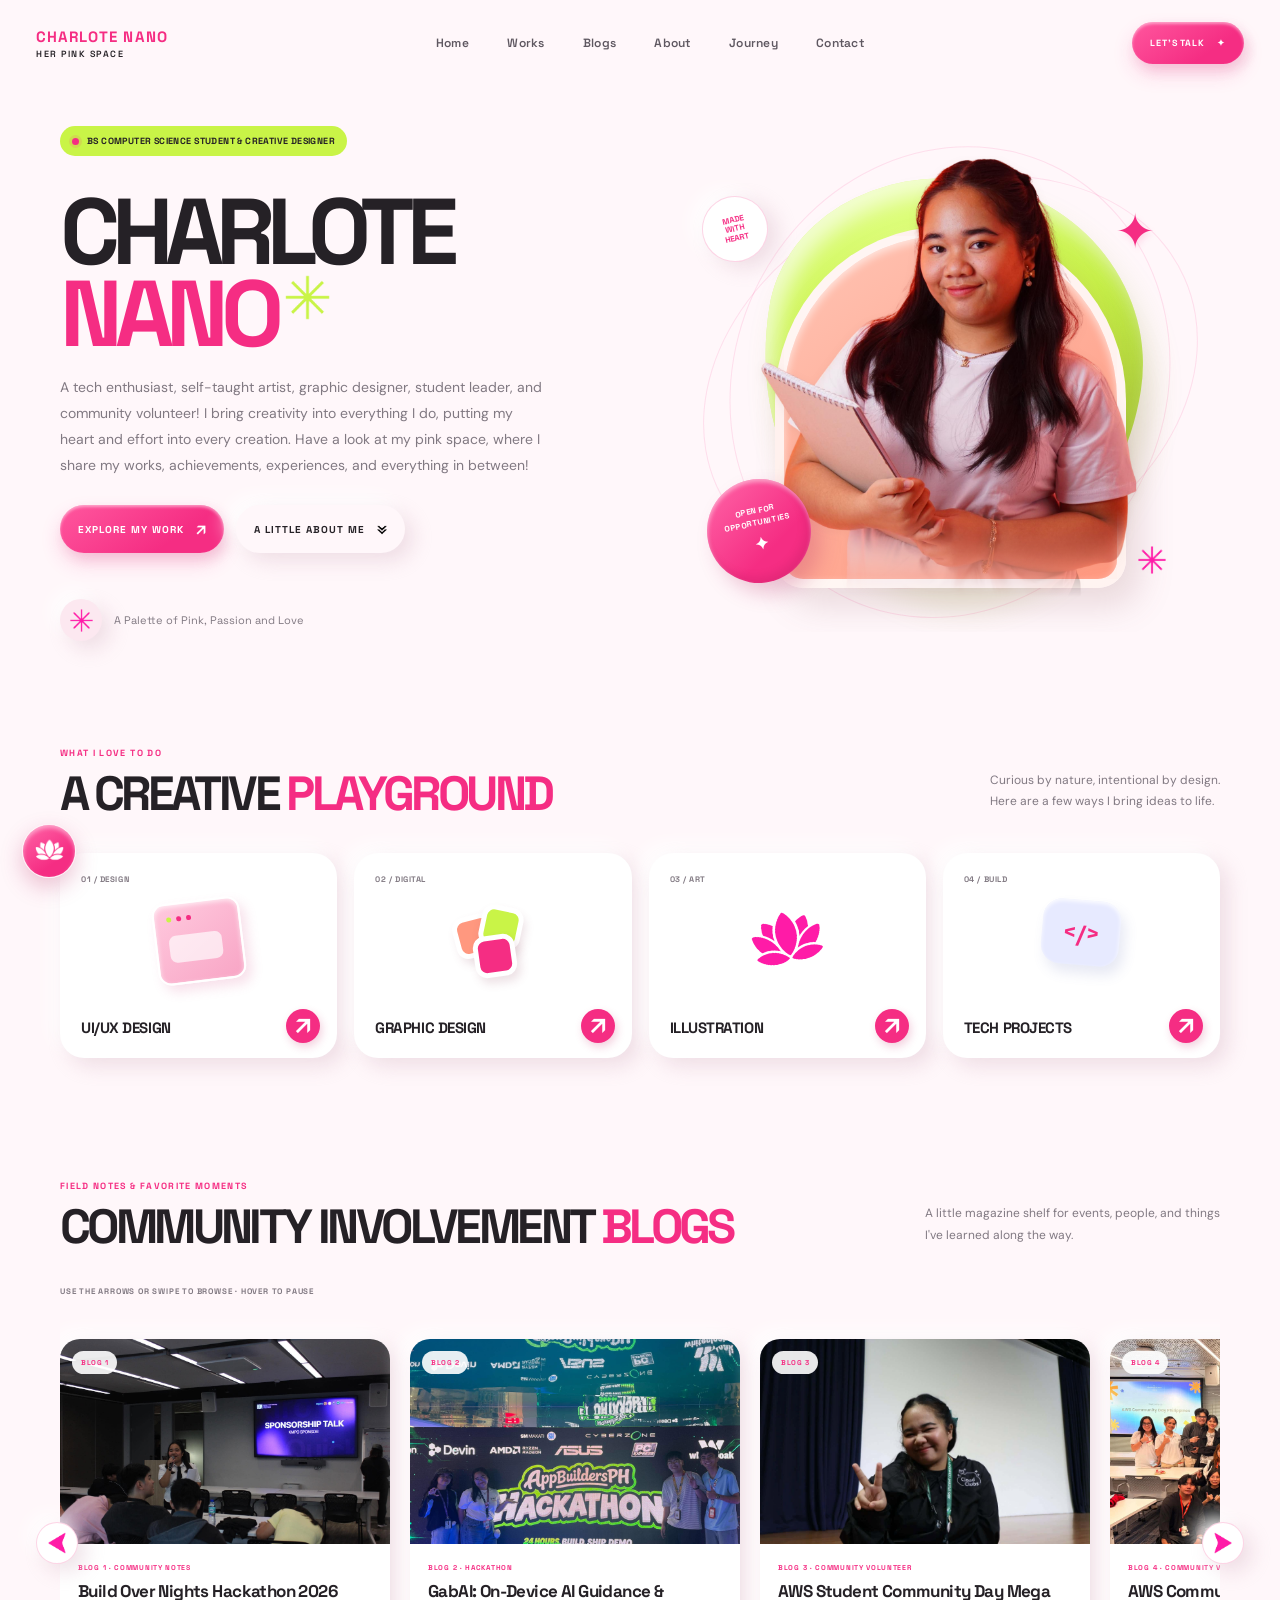
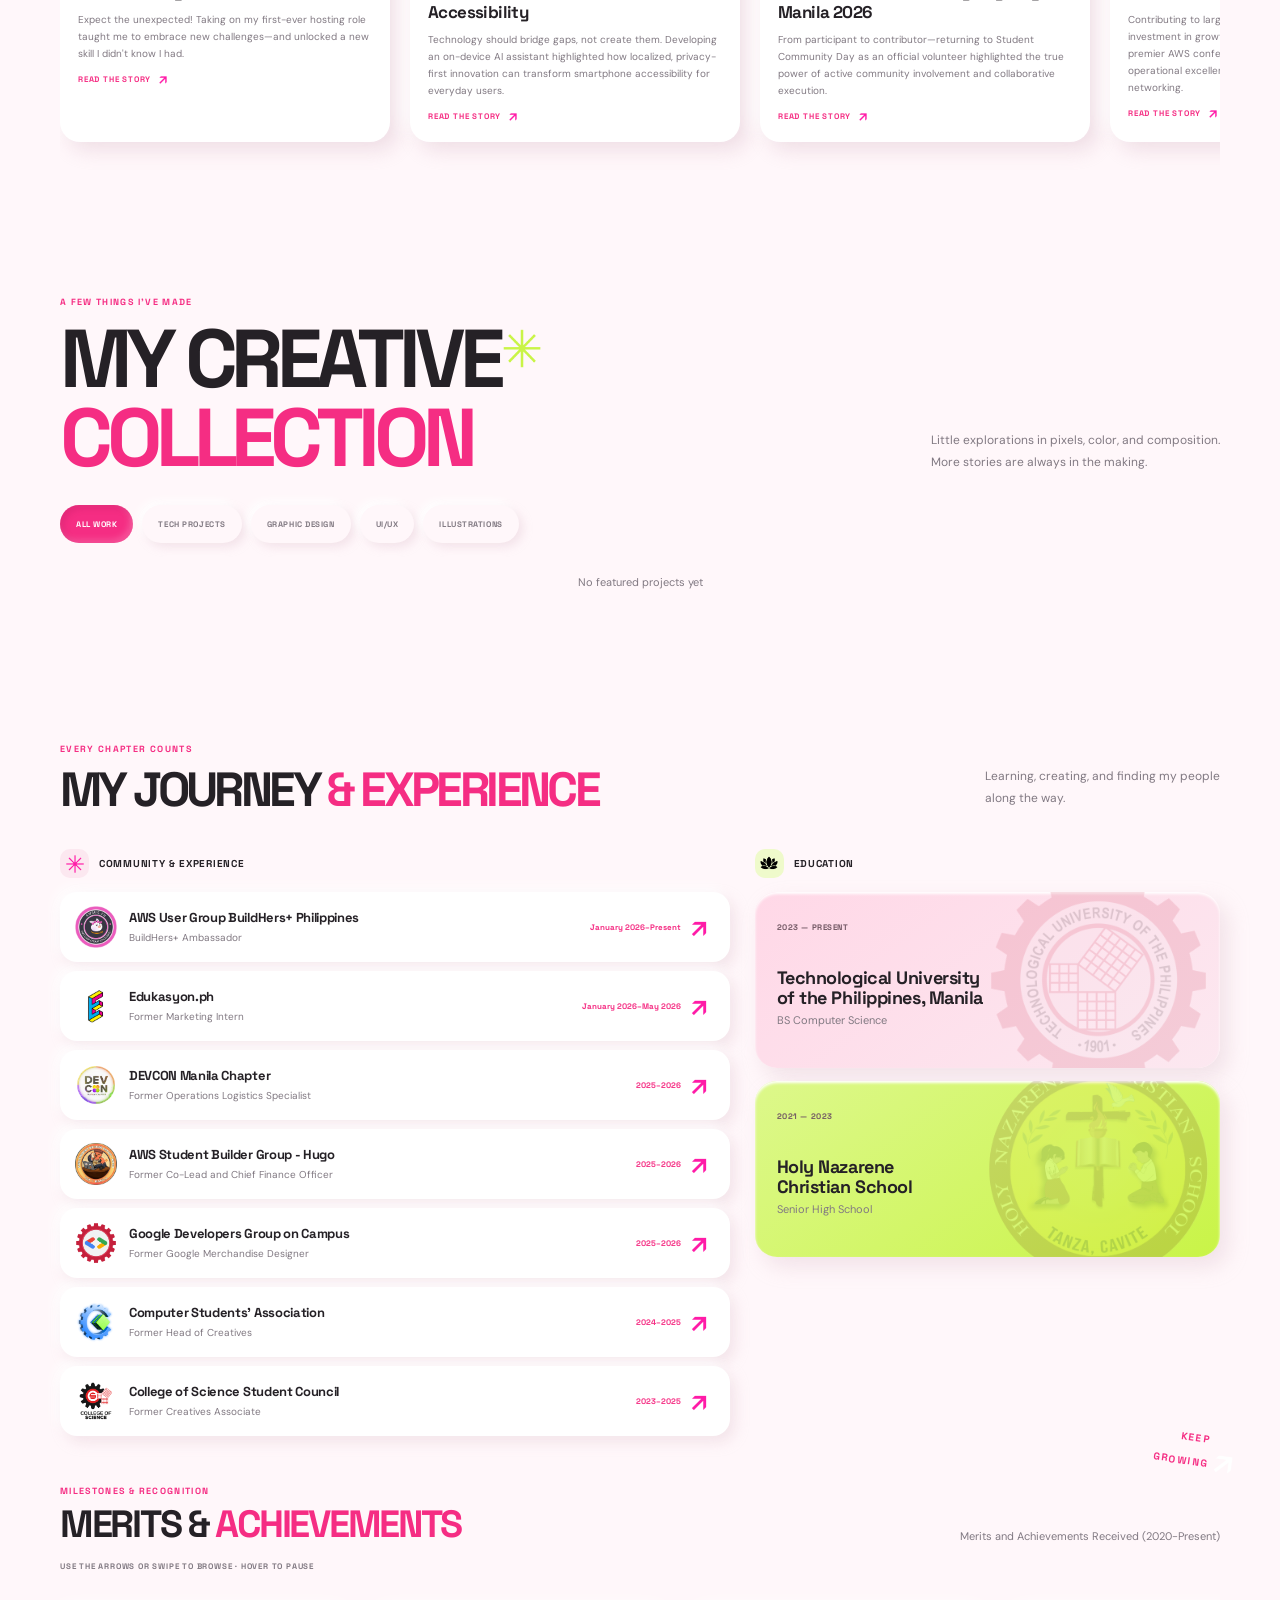
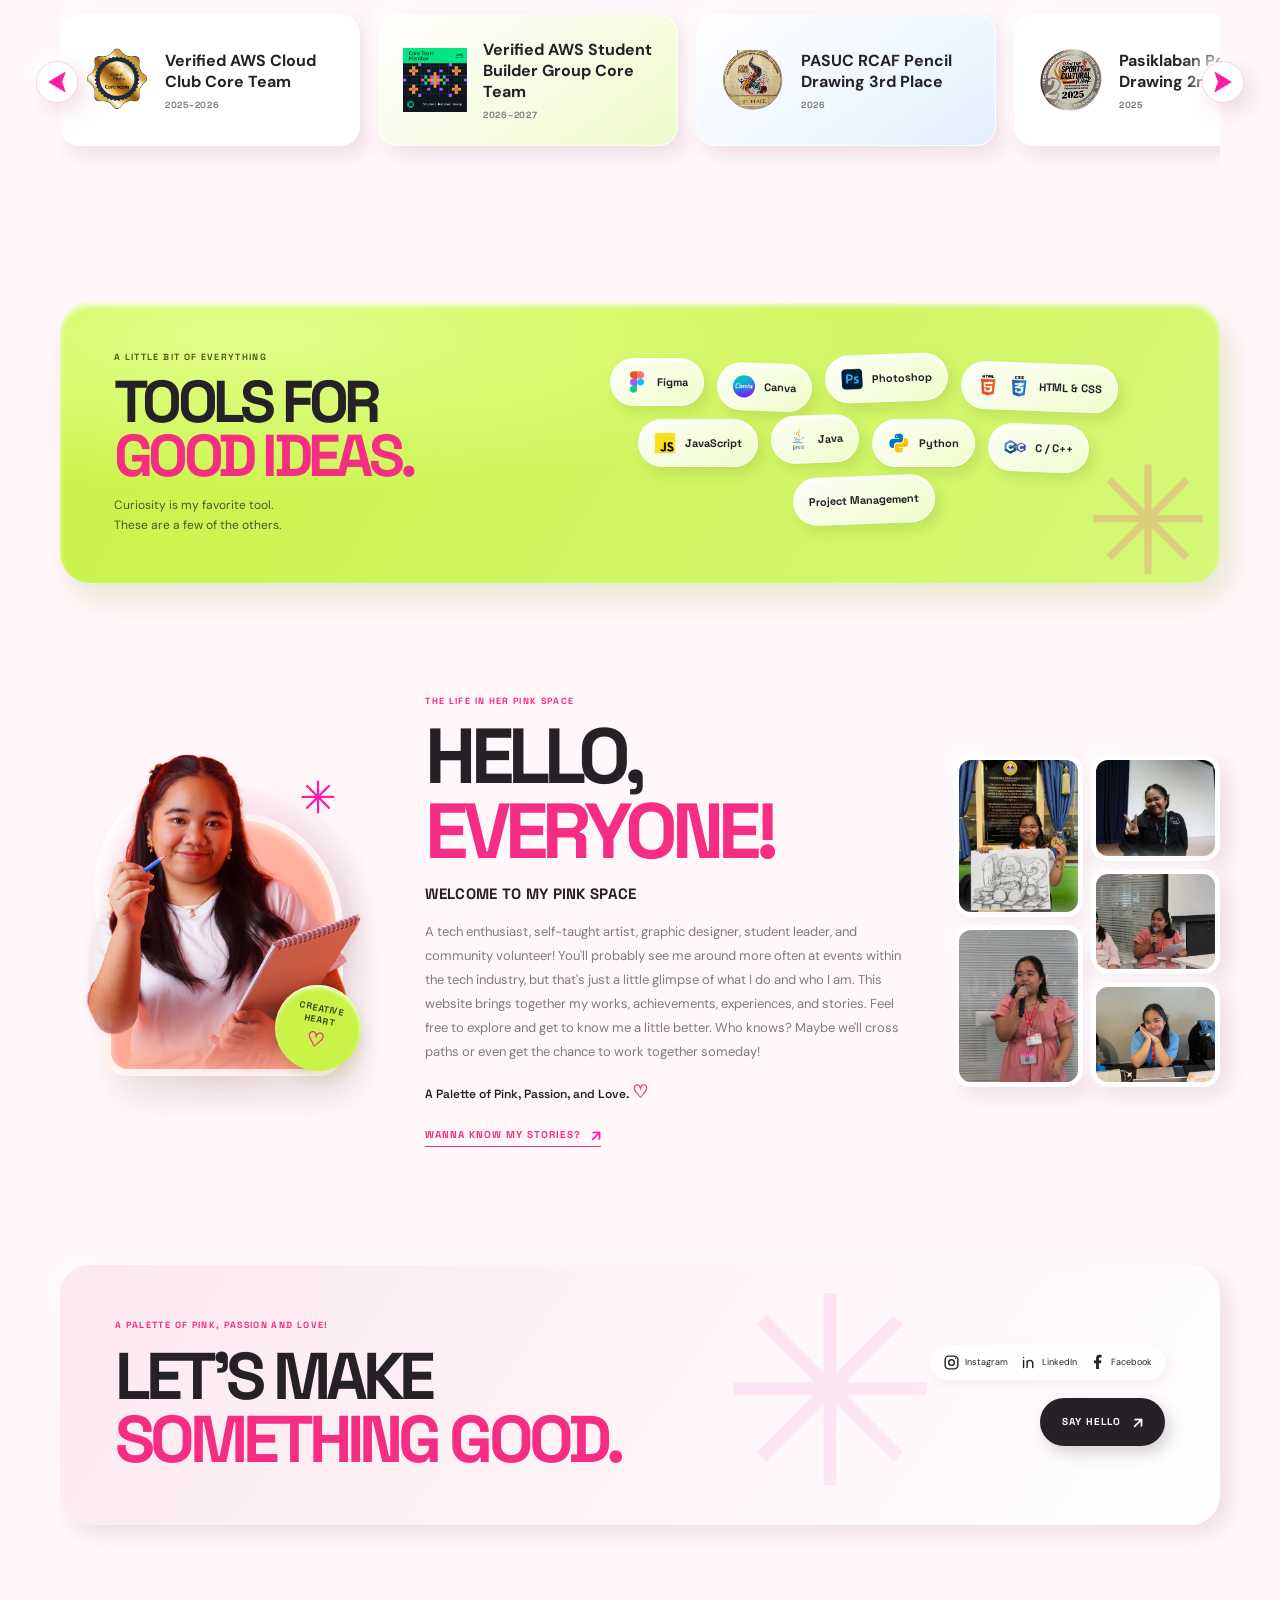
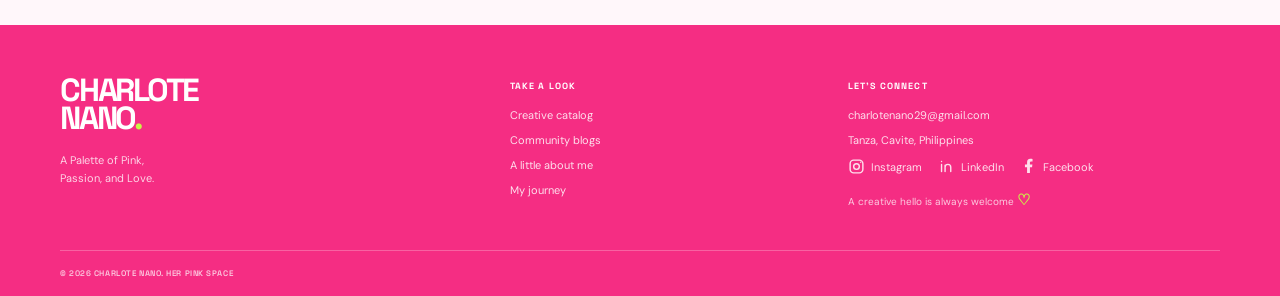
<file: index.html>
<!doctype html>
<html lang="en">
  <head>
    <meta charset="UTF-8">
    <meta name="viewport" content="width=device-width, initial-scale=1">
    <meta name="theme-color" content="#fff7fa">
    <meta
      name="description"
      content="Charlote Nano is a Computer Science student and creative designer making thoughtful digital experiences and vibrant visual work."
    >
    <title>Charlote Nano</title>
    <link rel="icon" type="image/svg+xml" href="assets/lotuspink.png">
    <link rel="preconnect" href="https://fonts.googleapis.com">
    <link rel="preconnect" href="https://fonts.gstatic.com" crossorigin>
    <link href="https://fonts.googleapis.com/css2?family=DM+Sans:wght@400;500;600;700&family=Space+Grotesk:wght@400;500;600;700&display=swap" rel="stylesheet">
    <link rel="stylesheet" href="styles.css">
    <script src="blogs-data.js" defer></script>
    <script src="script.js" defer></script>
  </head>
  <body>
    <header class="site-header">
      <a class="brand" href="#home" aria-label="Charlote Nano, home">
        <span class="brand-name">CHARLOTE NANO</span>
        <span class="brand-caption">HER PINK SPACE</span>
      </a>
      <button class="menu-toggle" type="button" aria-label="Open navigation" aria-expanded="false" aria-controls="primary-navigation">
        <span></span><span></span>
      </button>
      <nav class="navigation" id="primary-navigation" aria-label="Main navigation">
        <a href="index.html#home" aria-current="page">Home</a>
        <a href="creative-catalog.html">Works</a>
        <a href="blogs.html">Blogs</a>
        <a href="#about">About</a>
        <a href="#journey">Journey</a>
        <a href="#contact">Contact</a>
      </nav>
      <a class="button button-primary header-cta" href="#contact" data-open-contact>LET'S TALK <span aria-hidden="true">✦</span></a>
    </header>

    <main>
      <section class="hero section-wrap" id="home">
        <div class="hero-copy">
          <p class="eyebrow"><span class="status-dot"></span> BS COMPUTER SCIENCE STUDENT &amp; CREATIVE DESIGNER</p>
          <h1>CHARLOTE<br><span>NANO</span><i aria-hidden="true"><img class="ui-asterisk" src="assets/asterisklime.png" alt=""></i></h1>
          <p class="hero-intro">A tech enthusiast, self-taught artist, graphic designer, student leader, and community volunteer! I bring creativity into everything I do, putting my heart and effort into every creation. Have a look at my pink space, where I share my works, achievements, experiences, and everything in between!</p>
          <div class="hero-actions">
            <a class="button button-primary" href="creative-catalog.html">EXPLORE MY WORK <span aria-hidden="true"><img class="ui-arrow" src="assets/arrowsidewhite.png" alt=""></span></a>
            <a class="button button-soft" href="#about">A LITTLE ABOUT ME <span aria-hidden="true"><img class="ui-arrow" src="assets/arrowdown.png" alt=""></span></a>
          </div>
          <div class="hero-note"><span class="note-star" aria-hidden="true"><img class="ui-asterisk" src="assets/asteriskpink.png" alt=""></span><span>A Palette of Pink, Passion and Love</span></div>
        </div>

        <div class="hero-art" aria-label="Portrait area">
          <div class="art-orbit orbit-one"></div>
          <div class="art-orbit orbit-two"></div>
          <div class="lime-blob"></div>
          <div class="sparkle sparkle-one" aria-hidden="true">✦</div>
          <div class="sparkle sparkle-two" aria-hidden="true"><img class="ui-asterisk" src="assets/asteriskpink.png" alt=""></div>
          <div class="portrait-frame portrait-main">
            <div class="portrait-backdrop" aria-hidden="true"></div>
            <img class="portrait-image" src="assets/selflogo/CharloteNano_Icon.png" alt="Charlote Nano smiling and holding a sketchbook">
          </div>
          <div class="opportunity-badge"><span>OPEN FOR<br>OPPORTUNITIES</span><b aria-hidden="true">✦</b></div>
          <div class="tiny-sticker" aria-hidden="true">MADE<br>WITH<br>HEART</div>
        </div>
      </section>

      <section class="focus section-wrap" id="focus" aria-labelledby="focus-title">
        <div class="section-heading heading-inline">
          <div><p class="section-kicker">WHAT I LOVE TO DO</p><h2 id="focus-title">A CREATIVE <span>PLAYGROUND</span></h2></div>
          <p>Curious by nature, intentional by design.<br>Here are a few ways I bring ideas to life.</p>
        </div>
        <div class="focus-grid">
          <a class="focus-card focus-ui" href="creative-catalog.html#ui-ux"><span class="focus-index">01 / DESIGN</span><span class="focus-icon icon-window" aria-hidden="true"><i></i><i></i><i></i></span><h3>UI/UX DESIGN</h3><span class="round-arrow" aria-hidden="true"><img class="ui-arrow" src="assets/arrowsidewhite.png" alt=""></span></a>
          <a class="focus-card focus-graphic" href="creative-catalog.html#graphic-design"><span class="focus-index">02 / DIGITAL</span><span class="focus-icon icon-shapes" aria-hidden="true"><i></i><i></i><i></i></span><h3>GRAPHIC DESIGN</h3><span class="round-arrow" aria-hidden="true"><img class="ui-arrow" src="assets/arrowsidewhite.png" alt=""></span></a>
          <a class="focus-card focus-illustration" href="creative-catalog.html#illustration"><span class="focus-index">03 / ART</span><span class="focus-icon icon-flower" aria-hidden="true"><img class="ui-lotus" src="assets/lotuspink.png" alt=""></span><h3>ILLUSTRATION</h3><span class="round-arrow" aria-hidden="true"><img class="ui-arrow" src="assets/arrowsidewhite.png" alt=""></span></a>
          <a class="focus-card focus-dev" href="creative-catalog.html#tech-projects"><span class="focus-index">04 / BUILD</span><span class="focus-icon icon-code" aria-hidden="true">&lt;/&gt;</span><h3>TECH PROJECTS</h3><span class="round-arrow" aria-hidden="true"><img class="ui-arrow" src="assets/arrowsidewhite.png" alt=""></span></a>
        </div>
      </section>

      <section class="blog-section section-wrap" id="blogs" aria-labelledby="blogs-title">
        <div class="section-heading heading-inline">
          <div><p class="section-kicker">FIELD NOTES &amp; FAVORITE MOMENTS</p><h2 id="blogs-title">COMMUNITY INVOLVEMENT <span>BLOGS</span></h2></div>
          <p>A little magazine shelf for events, people, and things<br>I've learned along the way.</p>
        </div>
        <p class="blog-carousel-hint">USE THE ARROWS OR SWIPE TO BROWSE · HOVER TO PAUSE</p>
        <div class="blog-carousel-wrap">
          <div class="blog-issues" role="region" aria-label="Featured community blogs; use the arrows or swipe to browse" tabindex="0">
            <div class="blog-issues-track">
            <div class="blog-issue-group">
              <a class="blog-issue blog-issue-buildhers" href="blogs.html#blog-1" data-blog-id="blog-1">
                <span class="blog-issue-cover cover-buildhers"><span class="issue-number">BLOG 1</span></span>
                <span class="blog-issue-copy"><span class="blog-issue-meta">COMMUNITY · EVENT RECAP</span><strong>Build Over Nights Hackathon 2026</strong><span>Expect the unexpected! Taking on my first-ever hosting role taught me to embrace new challenges—and unlocked a new skill I didn't know I had.</span><span class="blog-issue-link">READ THE STORY <span aria-hidden="true"><img class="ui-arrow" src="assets/arrowsidepink.png" alt=""></span></span></span>
              </a>
              <a class="blog-issue blog-issue-devcon" href="blogs.html#blog-2" data-blog-id="blog-2">
                <span class="blog-issue-cover cover-devcon"><span class="photo-placeholder" aria-hidden="true"><img class="ui-asterisk" src="assets/asteriskpink.png" alt=""><small>EVENT PHOTO</small></span><span class="issue-number">BLOG 2</span></span>
                <span class="blog-issue-copy"><span class="blog-issue-meta">COMMUNITY · BEHIND THE SCENES</span><strong>Behind the scenes at DEVCON</strong><span>A quick look at helping out, meeting the community, and learning together.</span><span class="blog-issue-link">READ THE STORY <span aria-hidden="true"><img class="ui-arrow" src="assets/arrowsidepink.png" alt=""></span></span></span>
              </a>
              <a class="blog-issue blog-issue-gdg" href="blogs.html#blog-3" data-blog-id="blog-3">
                <span class="blog-issue-cover cover-gdg"><span class="photo-placeholder" aria-hidden="true"><img class="ui-asterisk" src="assets/asteriskpink.png" alt=""><small>EVENT PHOTO</small></span><span class="issue-number">BLOG 3</span></span>
                <span class="blog-issue-copy"><span class="blog-issue-meta">CAMPUS LIFE · EVENT RECAP</span><strong>A day with the campus community</strong><span>A place for a GDG event recap, favorite moments, and memories from the day.</span><span class="blog-issue-link">READ THE STORY <span aria-hidden="true"><img class="ui-arrow" src="assets/arrowsidepink.png" alt=""></span></span></span>
              </a>
              <a class="blog-issue blog-issue-devcon" href="blogs.html#blog-4" data-blog-id="blog-4">
                <span class="blog-issue-cover cover-pink"><span class="photo-placeholder" aria-hidden="true"><img class="ui-asterisk" src="assets/asteriskpink.png" alt=""><small>EVENT PHOTO</small></span><span class="issue-number">BLOG 4</span></span>
                <span class="blog-issue-copy"><span class="blog-issue-meta">COMMUNITY · VOLUNTEER</span><strong>AWS Community Day Philippines 2026</strong><span>Read the story</span><span class="blog-issue-link">READ THE STORY <span aria-hidden="true"><img class="ui-arrow" src="assets/arrowsidepink.png" alt=""></span></span></span>
              </a>
              <a class="blog-issue blog-issue-gdg" href="blogs.html#blog-5" data-blog-id="blog-5">
                <span class="blog-issue-cover cover-blue"><span class="photo-placeholder" aria-hidden="true"><img class="ui-asterisk" src="assets/asteriskpink.png" alt=""><small>EVENT PHOTO</small></span><span class="issue-number">BLOG 5</span></span>
                <span class="blog-issue-copy"><span class="blog-issue-meta">COMMUNITY · EVENT HEAD</span><strong>EmpowHER! Sketching Visions, Building Futures</strong><span>Read the story</span><span class="blog-issue-link">READ THE STORY <span aria-hidden="true"><img class="ui-arrow" src="assets/arrowsidepink.png" alt=""></span></span></span>
              </a>
              <a class="blog-issue blog-issue-buildhers" href="blogs.html#blog-6" data-blog-id="blog-6">
                <span class="blog-issue-cover cover-lilac"><span class="photo-placeholder" aria-hidden="true"><img class="ui-asterisk" src="assets/asteriskpink.png" alt=""><small>EVENT PHOTO</small></span><span class="issue-number">BLOG 6</span></span>
                <span class="blog-issue-copy"><span class="blog-issue-meta">IDEATHON</span><strong>Ideathon: Code with Color</strong><span>Read the story</span><span class="blog-issue-link">READ THE STORY <span aria-hidden="true"><img class="ui-arrow" src="assets/arrowsidepink.png" alt=""></span></span></span>
              </a>
            </div>
            <div class="blog-issue-group" aria-hidden="true">
              <a class="blog-issue blog-issue-buildhers" href="blogs.html#blog-1" data-blog-id="blog-1" tabindex="-1">
                <span class="blog-issue-cover cover-buildhers"><span class="issue-number">BLOG 1</span></span>
                <span class="blog-issue-copy"><span class="blog-issue-meta">COMMUNITY · EVENT RECAP</span><strong>Build Over Nights Hackathon 2026</strong><span>Expect the unexpected! Taking on my first-ever hosting role taught me to embrace new challenges—and unlocked a new skill I didn't know I had.</span><span class="blog-issue-link">READ THE STORY <span aria-hidden="true"><img class="ui-arrow" src="assets/arrowsidepink.png" alt=""></span></span></span>
              </a>
              <a class="blog-issue blog-issue-devcon" href="blogs.html#blog-2" data-blog-id="blog-2" tabindex="-1">
                <span class="blog-issue-cover cover-devcon"><span class="photo-placeholder"><img class="ui-asterisk" src="assets/asteriskpink.png" alt=""><small>EVENT PHOTO</small></span><span class="issue-number">BLOG 2</span></span>
                <span class="blog-issue-copy"><span class="blog-issue-meta">COMMUNITY · BEHIND THE SCENES</span><strong>Behind the scenes at DEVCON</strong><span>A quick look at helping out, meeting the community, and learning together.</span><span class="blog-issue-link">READ THE STORY <span aria-hidden="true"><img class="ui-arrow" src="assets/arrowsidepink.png" alt=""></span></span></span>
              </a>
              <a class="blog-issue blog-issue-gdg" href="blogs.html#blog-3" data-blog-id="blog-3" tabindex="-1">
                <span class="blog-issue-cover cover-gdg"><span class="photo-placeholder"><img class="ui-asterisk" src="assets/asteriskpink.png" alt=""><small>EVENT PHOTO</small></span><span class="issue-number">BLOG 3</span></span>
                <span class="blog-issue-copy"><span class="blog-issue-meta">CAMPUS LIFE · EVENT RECAP</span><strong>A day with the campus community</strong><span>A place for a GDG event recap, favorite moments, and memories from the day.</span><span class="blog-issue-link">READ THE STORY <span aria-hidden="true"><img class="ui-arrow" src="assets/arrowsidepink.png" alt=""></span></span></span>
              </a>
              <a class="blog-issue blog-issue-devcon" href="blogs.html#blog-4" data-blog-id="blog-4" tabindex="-1">
                <span class="blog-issue-cover cover-pink"><span class="photo-placeholder"><img class="ui-asterisk" src="assets/asteriskpink.png" alt=""><small>EVENT PHOTO</small></span><span class="issue-number">BLOG 4</span></span>
                <span class="blog-issue-copy"><span class="blog-issue-meta">COMMUNITY · VOLUNTEER</span><strong>AWS Community Day Philippines 2026</strong><span>Read the story</span><span class="blog-issue-link">READ THE STORY <span aria-hidden="true"><img class="ui-arrow" src="assets/arrowsidepink.png" alt=""></span></span></span>
              </a>
              <a class="blog-issue blog-issue-gdg" href="blogs.html#blog-5" data-blog-id="blog-5" tabindex="-1">
                <span class="blog-issue-cover cover-blue"><span class="photo-placeholder"><img class="ui-asterisk" src="assets/asteriskpink.png" alt=""><small>EVENT PHOTO</small></span><span class="issue-number">BLOG 5</span></span>
                <span class="blog-issue-copy"><span class="blog-issue-meta">COMMUNITY · EVENT HEAD</span><strong>EmpowHER! Sketching Visions, Building Futures</strong><span>Read the story</span><span class="blog-issue-link">READ THE STORY <span aria-hidden="true"><img class="ui-arrow" src="assets/arrowsidepink.png" alt=""></span></span></span>
              </a>
              <a class="blog-issue blog-issue-buildhers" href="blogs.html#blog-6" data-blog-id="blog-6" tabindex="-1">
                <span class="blog-issue-cover cover-lilac"><span class="photo-placeholder"><img class="ui-asterisk" src="assets/asteriskpink.png" alt=""><small>EVENT PHOTO</small></span><span class="issue-number">BLOG 6</span></span>
                <span class="blog-issue-copy"><span class="blog-issue-meta">IDEATHON</span><strong>Ideathon: Code with Color</strong><span>Read the story</span><span class="blog-issue-link">READ THE STORY <span aria-hidden="true"><img class="ui-arrow" src="assets/arrowsidepink.png" alt=""></span></span></span>
              </a>
            </div>
            </div>
          </div>
          <nav class="blog-carousel-controls" aria-label="Featured blog carousel controls">
            <button type="button" class="blog-carousel-arrow" data-carousel-direction="-1" aria-label="Scroll featured blogs left"><img class="ui-arrow" src="assets/arrowleft.png" alt=""></button>
            <button type="button" class="blog-carousel-arrow" data-carousel-direction="1" aria-label="Scroll featured blogs right"><img class="ui-arrow" src="assets/arrowright.png" alt=""></button>
          </nav>
        </div>
      </section>

      <section class="work-section section-wrap" id="work" aria-labelledby="work-title">
        <div class="section-heading work-heading">
          <div><p class="section-kicker">A FEW THINGS I'VE MADE</p><h2 id="work-title">MY CREATIVE<br><span>COLLECTION</span><b aria-hidden="true"><img class="ui-asterisk" src="assets/asterisklime.png" alt=""></b></h2></div>
          <p>Little explorations in pixels, color, and composition.<br>More stories are always in the making.</p>
        </div>
        <div class="filter-list" role="group" aria-label="Filter portfolio projects">
          <button class="filter-button is-active" type="button" data-filter="all" aria-pressed="true">ALL WORK</button>
          <button class="filter-button" type="button" data-filter="tech" aria-pressed="false">TECH PROJECTS</button>
          <button class="filter-button" type="button" data-filter="graphic" aria-pressed="false">GRAPHIC DESIGN</button>
          <button class="filter-button" type="button" data-filter="uiux" aria-pressed="false">UI/UX</button>
          <button class="filter-button" type="button" data-filter="illustration" aria-pressed="false">ILLUSTRATIONS</button>
        </div>
        <p class="catalog-note" id="featured-empty-state" hidden>No featured projects yet</p>
        <div class="project-grid">
          <!-- Set data-featured="true" only on projects to feature them on the homepage. -->
          <article class="project-card" data-category="uiux" data-featured="false" data-project-title="ERAMS: Equipment Request and Management System" data-project-type="UI/UX · WEB APPLICATION" data-project-description="A web application interface for the ERAMS equipment request and management system.">
            <div class="project-art project-art-uiux"><img class="catalog-art-image" src="assets/uiux/erams.png" width="480" height="540" alt="ERAMS equipment request and management system interface designs" loading="lazy"><span class="art-number">01</span></div>
          </article>
          <article class="project-card" data-category="uiux" data-featured="false" data-project-title="GabAI" data-project-type="UI/UX · MOBILE APP" data-project-description="Mobile interface designs for GabAI, an AI-powered assistant for understanding on-screen content.">
            <div class="project-art project-art-uiux"><img class="catalog-art-image" src="assets/uiux/GabAI.png" width="480" height="640" alt="GabAI mobile app interface designs" loading="lazy"><span class="art-number">02</span></div>
          </article>
          <article class="project-card" data-category="uiux" data-featured="false" data-project-title="program.me Mini Compiler" data-project-type="UI/UX · WEB APPLICATION" data-project-description="A colorful, browser-based mini compiler interface for writing code and viewing syntax trees and errors.">
            <div class="project-art project-art-uiux"><img class="catalog-art-image" src="assets/uiux/program.me.png" width="480" height="540" alt="program.me mini compiler interface" loading="lazy"><span class="art-number">03</span></div>
          </article>
          <article class="project-card" data-category="illustration" data-featured="false" data-project-title="Onion Fairies" data-project-type="OIL PASTEL" data-project-date="October 4, 2024" data-project-description="A whimsical oil-pastel illustration of two onion fairies exploring a garden.">
            <div class="project-art project-art-illustration project-art-natural"><img class="catalog-art-image" src="assets/illustration/illus3.jpg" alt="Two onion fairies exploring a whimsical garden" loading="lazy"><span class="art-number">01</span></div>
          </article>
          <article class="project-card" data-category="illustration" data-featured="false" data-project-title="Fireworks in Bloom" data-project-type="COLORED PENCIL" data-project-date="February 9, 2025" data-project-description="A colorful colored-pencil illustration filled with blooming, firework-like forms.">
            <div class="project-art project-art-illustration project-art-natural"><img class="catalog-art-image" src="assets/illustration/illus2.jpg" alt="Colorful abstract flowers and shapes in Fireworks in Bloom" loading="lazy"><span class="art-number">02</span></div>
          </article>
          <article class="project-card" data-category="illustration" data-featured="false" data-project-title="Girl in Yellow" data-project-type="COLORED PENCIL" data-project-date="February 18, 2025" data-project-description="A colored-pencil portrait of a girl surrounded by whimsical shapes and playful details.">
            <div class="project-art project-art-illustration project-art-natural"><img class="catalog-art-image" src="assets/illustration/illus1.jpg" alt="Whimsical colored-pencil portrait in Girl in Yellow" loading="lazy"><span class="art-number">03</span></div>
          </article>
          <article class="project-card" data-category="graphic" data-featured="false" data-project-title="AWS August Meetup &amp; Amazon Cards" data-project-type="EVENT GRAPHICS · AWS" data-project-description="A meetup poster and a coordinated set of Amazon service cards designed for AWS community event materials.">
            <div class="project-art project-art-graphic"><img class="catalog-art-image" src="assets/graphdes/aws.png" alt="AWS August Meetup poster and Amazon service cards" loading="lazy"><span class="art-number">05</span></div>
          </article>
          <article class="project-card" data-category="graphic" data-featured="false" data-project-title="Berry Juice" data-project-type="PACKAGING · BRANDING" data-project-description="A playful Berry Juice concept presented across can packaging mockups.">
            <div class="project-art project-art-graphic"><img class="catalog-art-image" src="assets/graphdes/berryj.png" alt="Berry Juice branding and can packaging mockups" loading="lazy"><span class="art-number">06</span></div>
          </article>
          <article class="project-card" data-category="graphic" data-featured="false" data-project-title="GDG on Campus Merchandise" data-project-type="MERCHANDISE · VISUAL IDENTITY" data-project-description="Google Developer Groups on Campus identity graphics applied to lanyards, a tote bag, and a button.">
            <div class="project-art project-art-graphic"><img class="catalog-art-image" src="assets/graphdes/gdg.png" alt="Google Developer Groups on Campus identity on lanyards, a tote bag, and a button" loading="lazy"><span class="art-number">07</span></div>
          </article>
        </div>
      </section>

      <section class="journey-section section-wrap" id="journey" aria-labelledby="journey-title">
        <div class="section-heading heading-inline">
          <div><p class="section-kicker">EVERY CHAPTER COUNTS</p><h2 id="journey-title">MY JOURNEY <span>&amp; EXPERIENCE</span></h2></div>
          <p>Learning, creating, and finding my people<br>along the way.</p>
        </div>
        <div class="journey-layout">
          <div class="journey-column">
            <h3 class="journey-label"><span class="journey-icon"><img class="ui-asterisk" src="assets/asteriskpink.png" alt=""></span> COMMUNITY &amp; EXPERIENCE</h3>
            <article class="journey-item"><img class="journey-logo" src="assets/exp/awsugbh-logo.png" alt="AWS User Group BuildHers+ Philippines logo"><div><h4><a href="https://web.facebook.com/awsugbuildhersph" target="_blank" rel="noopener noreferrer">AWS User Group BuildHers+ Philippines</a></h4><p>BuildHers+ Ambassador</p></div><span class="journey-year" aria-label="Add year range">January 2026–Present</span><span class="journey-mark" aria-hidden="true"><img class="ui-arrow" src="assets/arrowsidepink.png" alt=""></span></article>
            <article class="journey-item"><img class="journey-logo" src="assets/exp/edk-logo.png" alt="Edukasyon.ph logo"><div><h4><a href="https://web.facebook.com/edukasyonph" target="_blank" rel="noopener noreferrer">Edukasyon.ph</a></h4><p>Former Marketing Intern</p></div><span class="journey-year" aria-label="Add year range">January 2026–May 2026</span><span class="journey-mark" aria-hidden="true"><img class="ui-arrow" src="assets/arrowsidepink.png" alt=""></span></article>
            <article class="journey-item"><img class="journey-logo" src="assets/exp/devcon-logo.png" alt="DEVCON Manila Chapter logo"><div><h4><a href="https://web.facebook.com/devconmanila" target="_blank" rel="noopener noreferrer">DEVCON Manila Chapter</a></h4><p>Former Operations Logistics Specialist</p></div><span class="journey-year" aria-label="Add year range">2025–2026</span><span class="journey-mark" aria-hidden="true"><img class="ui-arrow" src="assets/arrowsidepink.png" alt=""></span></article>
            <article class="journey-item"><img class="journey-logo" src="assets/exp/awssbghugo-logo.png" alt="AWS Student Builder Group - Hugo logo"><div><h4><a href="https://web.facebook.com/AWSSBGHugo" target="_blank" rel="noopener noreferrer">AWS Student Builder Group - Hugo</a></h4><p>Former Co-Lead and Chief Finance Officer</p></div><span class="journey-year" aria-label="Add year range">2025–2026</span><span class="journey-mark" aria-hidden="true"><img class="ui-arrow" src="assets/arrowsidepink.png" alt=""></span></article>
            <article class="journey-item"><img class="journey-logo" src="assets/exp/gdg-logo.png" alt="Google Developers Group on Campus logo"><div><h4><a href="https://web.facebook.com/GDGonCampusTUPManila" target="_blank" rel="noopener noreferrer">Google Developers Group on Campus</a></h4><p>Former Google Merchandise Designer</p></div><span class="journey-year" aria-label="Add year range">2025–2026</span><span class="journey-mark" aria-hidden="true"><img class="ui-arrow" src="assets/arrowsidepink.png" alt=""></span></article>
            <article class="journey-item"><img class="journey-logo" src="assets/exp/compass-logo.png" alt="Computer Students' Association logo"><div><h4><a href="https://web.facebook.com/tupcompassofficial" target="_blank" rel="noopener noreferrer">Computer Students' Association</a></h4><p>Former Head of Creatives</p></div><span class="journey-year" aria-label="Add year range">2024–2025</span><span class="journey-mark" aria-hidden="true"><img class="ui-arrow" src="assets/arrowsidepink.png" alt=""></span></article>
            <article class="journey-item"><img class="journey-logo" src="assets/exp/csc-logo.png" alt="College of Science Student Council logo"><div><h4><a href="https://web.facebook.com/TUPMCOS" target="_blank" rel="noopener noreferrer">College of Science Student Council</a></h4><p>Former Creatives Associate</p></div><span class="journey-year" aria-label="Add year range">2023–2025</span><span class="journey-mark" aria-hidden="true"><img class="ui-arrow" src="assets/arrowsidepink.png" alt=""></span></article>
          </div>
          <div class="journey-column education-column">
            <h3 class="journey-label"><span class="journey-icon lime-icon"><img class="ui-lotus" src="assets/lotusblack.png" alt=""></span> EDUCATION</h3>
            <article class="education-card"><img class="education-logo" src="assets/exp/college-logo.png" alt="" aria-hidden="true"><span class="education-year">2023 — PRESENT</span><h4><a href="https://web.facebook.com/TUPian" target="_blank" rel="noopener noreferrer">Technological University<br>of the Philippines, Manila</a></h4><p>BS Computer Science</p></article>
            <article class="education-card education-secondary"><img class="education-logo" src="assets/exp/shs-logo.png" alt="" aria-hidden="true"><span class="education-year">2021 — 2023</span><h4><a href="https://web.facebook.com/HolyNazarene"target="_blank" rel="noopener noreferrer">Holy Nazarene<br>Christian School</a></h4><p>Senior High School</p></article>
            <div class="education-doodle" aria-hidden="true">KEEP<br>GROWING <span><img class="ui-arrow" src="assets/arrowsidewhite.png" alt=""></span></div>
          </div>
        </div>
        <div class="achievements-section" aria-labelledby="achievements-title">
          <div class="achievements-heading">
            <div><p class="section-kicker">MILESTONES &amp; RECOGNITION</p><h3 id="achievements-title">MERITS &amp; <span>ACHIEVEMENTS</span></h3></div>
            <p>Merits and Achievements Received (2020-Present)</p>
          </div>
          <p class="blog-carousel-hint">USE THE ARROWS OR SWIPE TO BROWSE · HOVER TO PAUSE</p>
          <div class="blog-carousel-wrap">
            <div class="blog-carousel achievements-carousel" role="region" aria-label="Achievements; use the arrows or swipe to browse" tabindex="0">
              <div class="blog-carousel-track">
                <div class="blog-carousel-group">
                  <article class="blog-slide-card achievement-card achievement-card-with-logo"><img class="achievement-logo" src="assets/Merit/awscc.png" alt="AWS Cloud Clubs Core Team badge" loading="lazy"><div><strong>Verified AWS Cloud Club Core Team</strong><span>2025–2026</span></div></article>
                  <article class="blog-slide-card achievement-card achievement-card-with-logo"><img class="achievement-logo" src="assets/Merit/awssbg.png" alt="AWS Student Builder Group Core Team badge" loading="lazy"><div><strong>Verified AWS Student Builder Group Core Team</strong><span>2026–2027</span></div></article>
                  <article class="blog-slide-card achievement-card achievement-card-with-logo"><img class="achievement-logo" src="assets/Merit/pasuc.png" alt="PASUC RCAF 2026 pencil drawing award badge" loading="lazy"><div><strong>PASUC RCAF Pencil Drawing 3rd Place</strong><span>2026</span></div></article>
                  <article class="blog-slide-card achievement-card achievement-card-with-logo"><img class="achievement-logo" src="assets/Merit/pasiklaban.png" alt="Pasiklaban pencil drawing award badge" loading="lazy"><div><strong>Pasiklaban Pencil Drawing 2nd Place</strong><span>2025</span></div></article>
                </div>
                <div class="blog-carousel-group" aria-hidden="true">
                  <article class="blog-slide-card achievement-card achievement-card-with-logo"><img class="achievement-logo" src="assets/Merit/awscc.png" alt="" aria-hidden="true" loading="lazy"><div><strong>Verified AWS Cloud Club Core Team</strong><span>2025–2026</span></div></article>
                  <article class="blog-slide-card achievement-card achievement-card-with-logo"><img class="achievement-logo" src="assets/Merit/awssbg.png" alt="" aria-hidden="true" loading="lazy"><div><strong>Verified AWS Student Builder Group Core Team</strong><span>2026–2027</span></div></article>
                  <article class="blog-slide-card achievement-card achievement-card-with-logo"><img class="achievement-logo" src="assets/Merit/pasuc.png" alt="" aria-hidden="true" loading="lazy"><div><strong>PASUC Pencil Drawing 3rd Place</strong><span>2026</span></div></article>
                  <article class="blog-slide-card achievement-card achievement-card-with-logo"><img class="achievement-logo" src="assets/Merit/pasiklaban.png" alt="" aria-hidden="true" loading="lazy"><div><strong>Pasiklaban Pencil Drawing 2nd Place</strong><span>2025</span></div></article>
                </div>
              </div>
            </div>
            <nav class="blog-carousel-controls" aria-label="Achievement carousel controls">
              <button type="button" class="blog-carousel-arrow" data-carousel-direction="-1" aria-label="Scroll achievements left"><img class="ui-arrow" src="assets/arrowleft.png" alt=""></button>
              <button type="button" class="blog-carousel-arrow" data-carousel-direction="1" aria-label="Scroll achievements right"><img class="ui-arrow" src="assets/arrowright.png" alt=""></button>
            </nav>
          </div>
        </div>
      </section>

      <section class="skills-band section-wrap" aria-labelledby="skills-title">
        <div class="skills-copy"><p class="section-kicker">A LITTLE BIT OF EVERYTHING</p><h2 id="skills-title">TOOLS FOR<br><span>GOOD IDEAS.</span></h2><p>Curiosity is my favorite tool.<br>These are a few of the others.</p></div>
        <div class="skill-pills" aria-label="Creative skills and tools">
          <span class="skill-pill"><img src="assets/skills/figma-logo.png" alt="" loading="lazy">Figma</span>
          <span class="skill-pill"><img src="assets/skills/canva-logo.png" alt="" loading="lazy">Canva</span>
          <span class="skill-pill"><img src="assets/skills/photoshop-logo.png" alt="" loading="lazy">Photoshop</span>
          <span class="skill-pill"><img src="assets/skills/HTML-logo.png" alt="" loading="lazy"><img src="assets/skills/CSS-logo.png" alt="" loading="lazy">HTML &amp; CSS</span>
          <span class="skill-pill"><img src="assets/skills/JS-logo.png" alt="" loading="lazy">JavaScript</span>
          <span class="skill-pill"><img src="assets/skills/Java-logo.png" alt="" loading="lazy">Java</span>
          <span class="skill-pill"><img src="assets/skills/Py-logo.png" alt="" loading="lazy">Python</span>
          <span class="skill-pill"><img src="assets/skills/C-logo.png" alt="" loading="lazy">C / C++</span>
          <span class="skill-pill">Project Management</span>
        </div>
        <span class="skills-sparkle" aria-hidden="true"><img class="ui-asterisk" src="assets/asteriskpink.png" alt=""></span>
      </section>

      <section class="about-section section-wrap" id="about" aria-labelledby="about-title">
        <div class="about-art">
          <div class="about-blob"></div>
          <div class="portrait-frame portrait-about">
            <div class="portrait-backdrop" aria-hidden="true"></div>
            <img class="portrait-image" src="assets/selflogo/cha3-logo.png" alt="Charlote Nano">
          </div>
          <span class="about-sticker">CREATIVE<br>HEART<br><b>♡</b></span>
          <span class="about-sparkle" aria-hidden="true"><img class="ui-asterisk" src="assets/asteriskpink.png" alt=""></span>
        </div>
        <div class="about-copy">
          <p class="section-kicker">THE LIFE IN HER PINK SPACE</p>
          <h2 id="about-title">HELLO,<br><span>EVERYONE!</span></h2>
          <h3>WELCOME TO MY PINK SPACE</h3>
          <p>A tech enthusiast, self-taught artist, graphic designer, student leader, and community volunteer! You'll probably see me around more often at events within the tech industry, but that's just a little glimpse of what I do and who I am. This website brings together my works, achievements, experiences, and stories. Feel free to explore and get to know me a little better. Who knows? Maybe we'll cross paths or even get the chance to work together someday!</p>
          <p class="about-signoff">A Palette of Pink, Passion, and Love. <span aria-hidden="true">♡</span></p>
          <a class="text-link" href="blogs.html">WANNA KNOW MY STORIES? <span aria-hidden="true"><img class="ui-arrow" src="assets/arrowsidepink.png" alt=""></span></a>
        </div>
        <div class="about-gallery" aria-label="Photo gallery">
          <div class="about-gallery-card about-gallery-card-one"><img src="assets/blogs/pasuc.jpg" alt="AWS Community Day event"></div>
          <div class="about-gallery-card about-gallery-card-two"><img src="assets/blogs/EMP2.jpg" alt="EmpowHER event"></div>
          <div class="about-gallery-card about-gallery-card-three"><img src="assets/blogs/AWSSCD1.jpg" alt="AWS Student Community Day event"></div>
          <div class="about-gallery-card about-gallery-card-four"><img src="assets/blogs/EMP4.jpg" alt="EmpowHER event"></div>
          <div class="about-gallery-card about-gallery-card-five"><img src="assets/blogs/AWSCD2.jpg" alt="AWS Community Day event"></div>
        </div>
      </section>

      <section class="contact-section section-wrap" id="contact">
        <div><p class="section-kicker">A PALETTE OF PINK, PASSION AND LOVE!</p><h2>LET'S MAKE<br><span>SOMETHING GOOD.</span></h2></div>
        <div class="contact-actions">
          <nav class="social-links contact-social-links" aria-label="Social media">
            <a href="https://instagram.com/chaerlotes" target="_blank" rel="noopener noreferrer" aria-label="Instagram">
              <svg viewBox="0 0 24 24" aria-hidden="true"><rect x="3" y="3" width="18" height="18" rx="5"></rect><circle cx="12" cy="12" r="4"></circle><circle class="social-icon-dot" cx="18" cy="6" r="1"></circle></svg>
              <span>Instagram</span>
            </a>
            <a href="https://www.linkedin.com/in/charlotenano/" target="_blank" rel="noopener noreferrer" aria-label="LinkedIn">
              <svg viewBox="0 0 24 24" aria-hidden="true"><path d="M5 9v10M5 5v.01M10 19v-6a4 4 0 0 1 8 0v6M10 10v9"></path></svg>
              <span>LinkedIn</span>
            </a>
            <a href="https://facebook.com/chaerlote" target="_blank" rel="noopener noreferrer" aria-label="Facebook">
              <svg viewBox="0 0 24 24" aria-hidden="true"><path d="M14 21v-8h3l.5-4H14V7c0-1.2.4-2 2-2h1.7V1.4C17 1.2 15.8 1 14.5 1 11.5 1 10 2.8 10 6v3H7v4h3v8z"></path></svg>
              <span>Facebook</span>
            </a>
          </nav>
          <a class="button button-dark" href="#contact" data-open-contact>SAY HELLO <span aria-hidden="true"><img class="ui-arrow" src="assets/arrowsidewhite.png" alt=""></span></a>
        </div>
        <span class="contact-sparkle" aria-hidden="true"><img class="ui-asterisk" src="assets/asteriskpink.png" alt=""></span>
      </section>
    </main>

    <footer class="site-footer">
      <div class="footer-main section-wrap">
        <div class="footer-brand"><a class="footer-logo" href="#home">CHARLOTE<br>NANO<span>.</span></a><p>A Palette of Pink, <br>Passion, and Love.</p></div>
        <div class="footer-links"><h2>TAKE A LOOK</h2><a href="creative-catalog.html">Creative catalog</a><a href="blogs.html">Community blogs</a><a href="#about">A little about me</a><a href="#journey">My journey</a></div>
        <div class="footer-contact">
          <h2>LET'S CONNECT</h2>
          <a href="mailto:charlotenano29@gmail.com">charlotenano29@gmail.com</a>
          <p>Tanza, Cavite, Philippines</p>
          <nav class="social-links" aria-label="Social media">
            <a href="https://instagram.com/chaerlotes" target="_blank" rel="noopener noreferrer" aria-label="Instagram">
              <svg viewBox="0 0 24 24" aria-hidden="true"><rect x="3" y="3" width="18" height="18" rx="5"></rect><circle cx="12" cy="12" r="4"></circle><circle class="social-icon-dot" cx="18" cy="6" r="1"></circle></svg>
              <span>Instagram</span>
            </a>
            <a href="https://www.linkedin.com/in/charlotenano/" target="_blank" rel="noopener noreferrer" aria-label="LinkedIn">
              <svg viewBox="0 0 24 24" aria-hidden="true"><path d="M5 9v10M5 5v.01M10 19v-6a4 4 0 0 1 8 0v6M10 10v9"></path></svg>
              <span>LinkedIn</span>
            </a>
            <a href="https://facebook.com/chaerlote" target="_blank" rel="noopener noreferrer" aria-label="Facebook">
              <svg viewBox="0 0 24 24" aria-hidden="true"><path d="M14 21v-8h3l.5-4H14V7c0-1.2.4-2 2-2h1.7V1.4C17 1.2 15.8 1 14.5 1 11.5 1 10 2.8 10 6v3H7v4h3v8z"></path></svg>
              <span>Facebook</span>
            </a>
          </nav>
          <span class="footer-social">A creative hello is always welcome <b>♡</b></span>
        </div>
      </div>
      <div class="footer-bottom section-wrap"><span>© <span id="current-year">2026</span> CHARLOTE NANO. HER PINK SPACE</span></div>
    </footer>
    <aside class="engagement-widget" aria-label="Music and engagement">
      <button class="widget-toggle" id="engagement-toggle" type="button" aria-label="Open heart counter" aria-expanded="false" aria-controls="engagement-panel">
        <span aria-hidden="true"><img class="ui-lotus" src="assets/lotuswhite.png" alt=""></span>
      </button>
      <div class="engagement-panel" id="engagement-panel" aria-label="Hearts for Cha" hidden>
        <button class="widget-heart-button" id="give-heart" type="button" aria-label="Give Cha a heart">
          <span class="widget-heart-icon" aria-hidden="true">♡</span>
          <span>Give Cha a heart</span>
          <strong id="heart-count" aria-live="polite" aria-atomic="true">0</strong>
        </button>
        <p class="widget-status heart-status" id="heart-status" role="status" aria-live="polite">Loading shared heart total…</p>
      </div>
    </aside>
    <dialog class="site-dialog project-dialog" id="project-dialog" aria-labelledby="project-dialog-title">
      <button class="dialog-close" type="button" data-close-dialog aria-label="Close project details">×</button>
      <div class="project-dialog-layout">
        <div class="project-dialog-media" id="project-dialog-media"></div>
        <div class="project-dialog-copy">
          <p class="section-kicker" id="project-dialog-type"></p>
          <h2 id="project-dialog-title"></h2>
          <p id="project-dialog-description"></p>
          <dl class="project-dialog-details">
            <div id="project-dialog-role-row" hidden><dt>ROLE</dt><dd id="project-dialog-role"></dd></div>
            <div id="project-dialog-context-row" hidden><dt>WHEN / WHERE</dt><dd id="project-dialog-context"></dd></div>
          </dl>
        </div>
      </div>
    </dialog>
    <dialog class="site-dialog contact-dialog" id="contact-dialog" aria-labelledby="contact-dialog-title">
      <button class="dialog-close" type="button" data-close-dialog aria-label="Close contact form">×</button>
      <div class="contact-dialog-content">
        <p class="section-kicker">A NOTE STRAIGHT TO MY INBOX</p>
        <h2 id="contact-dialog-title">LET'S <span>TALK.</span></h2>
        <p class="contact-dialog-intro">Write your message below. Send opens your email app with the message addressed to me, ready for you to review and send.</p>
        <form class="contact-form" data-contact-form>
          <label for="contact-name">Your name</label>
          <input id="contact-name" name="name" autocomplete="name" required>
          <label for="contact-email">Your email</label>
          <input id="contact-email" name="email" type="email" autocomplete="email" required>
          <label for="contact-message">Your message</label>
          <textarea id="contact-message" name="message" rows="5" required></textarea>
          <button class="button button-primary" type="submit">SEND MESSAGE <span aria-hidden="true"><img class="ui-arrow" src="assets/arrowsidewhite.png" alt=""></span></button>
        </form>
      </div>
    </dialog>
    <dialog class="site-dialog blog-dialog" id="blog-dialog" aria-labelledby="blog-dialog-title">
      <button class="dialog-close" type="button" data-close-dialog aria-label="Close blog story">×</button>
      <div id="blog-dialog-content" aria-live="polite"></div>
    </dialog>
  </body>
</html>
</file>
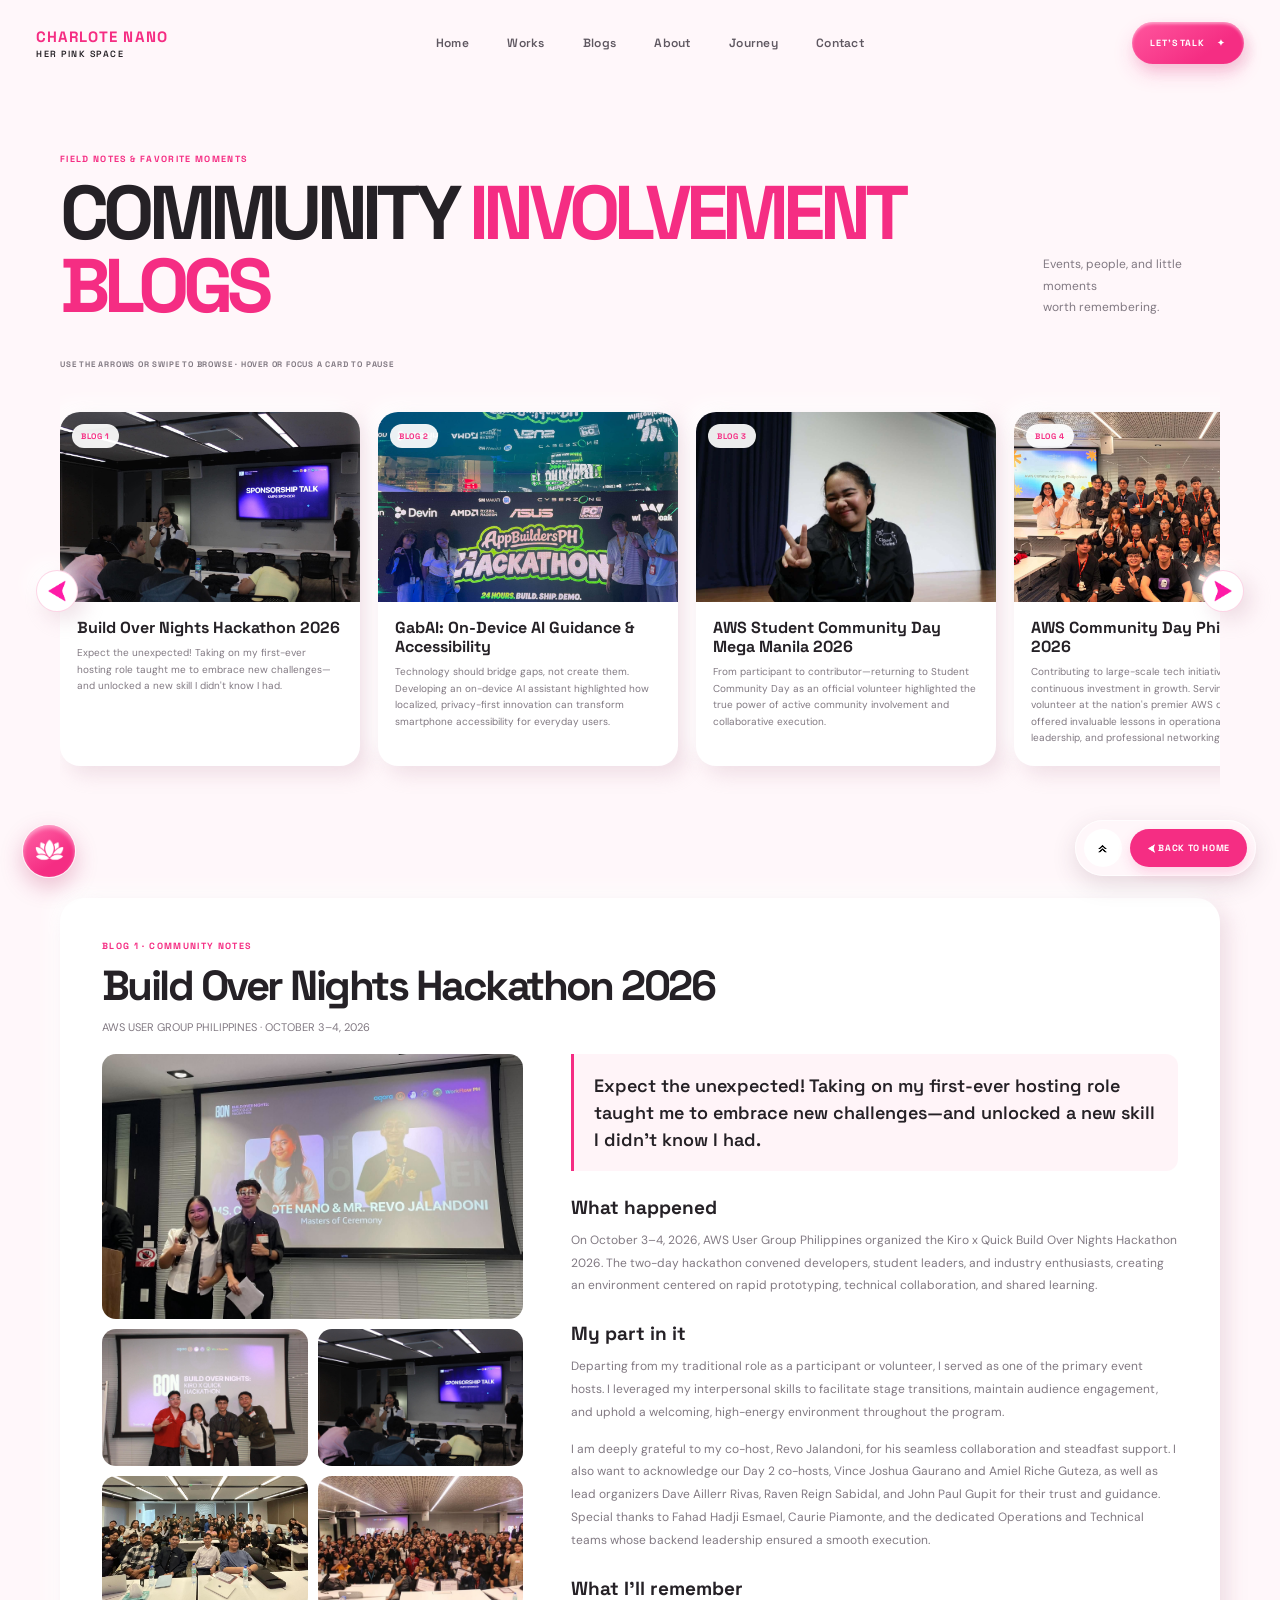
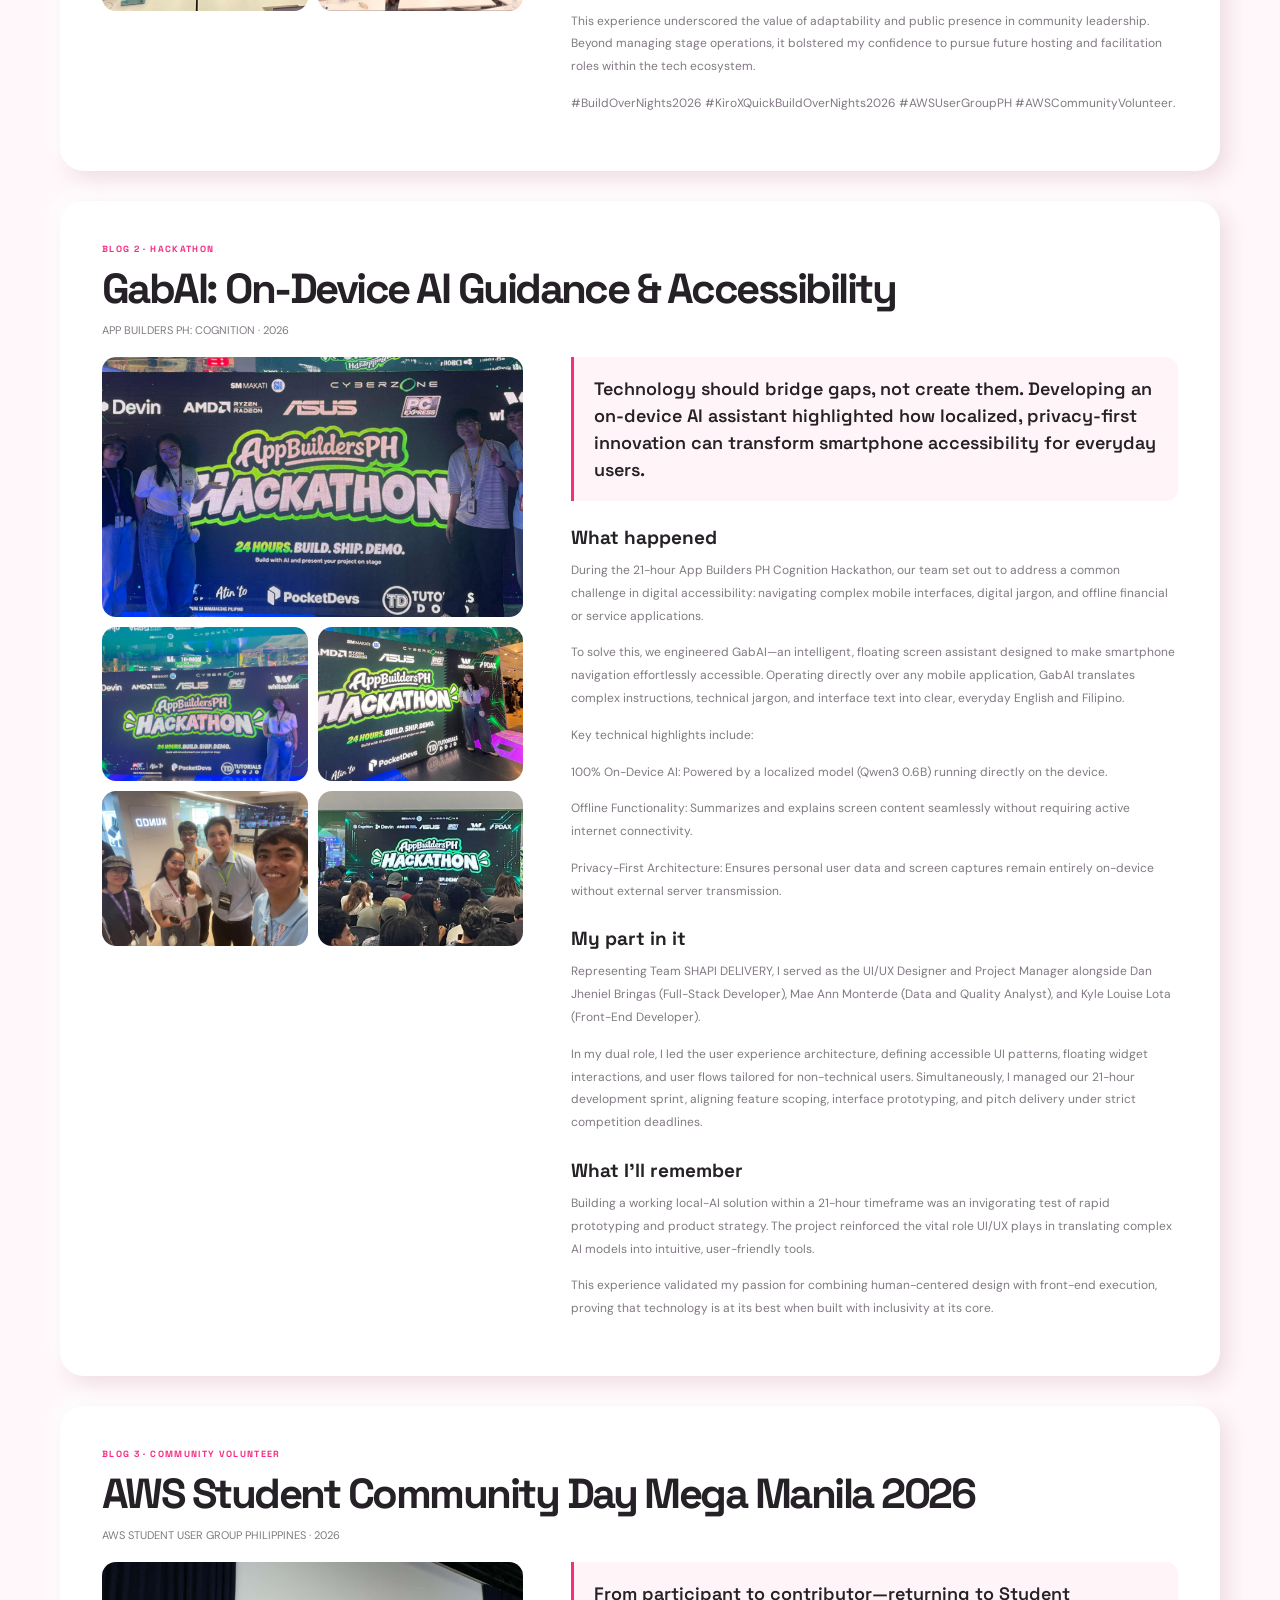
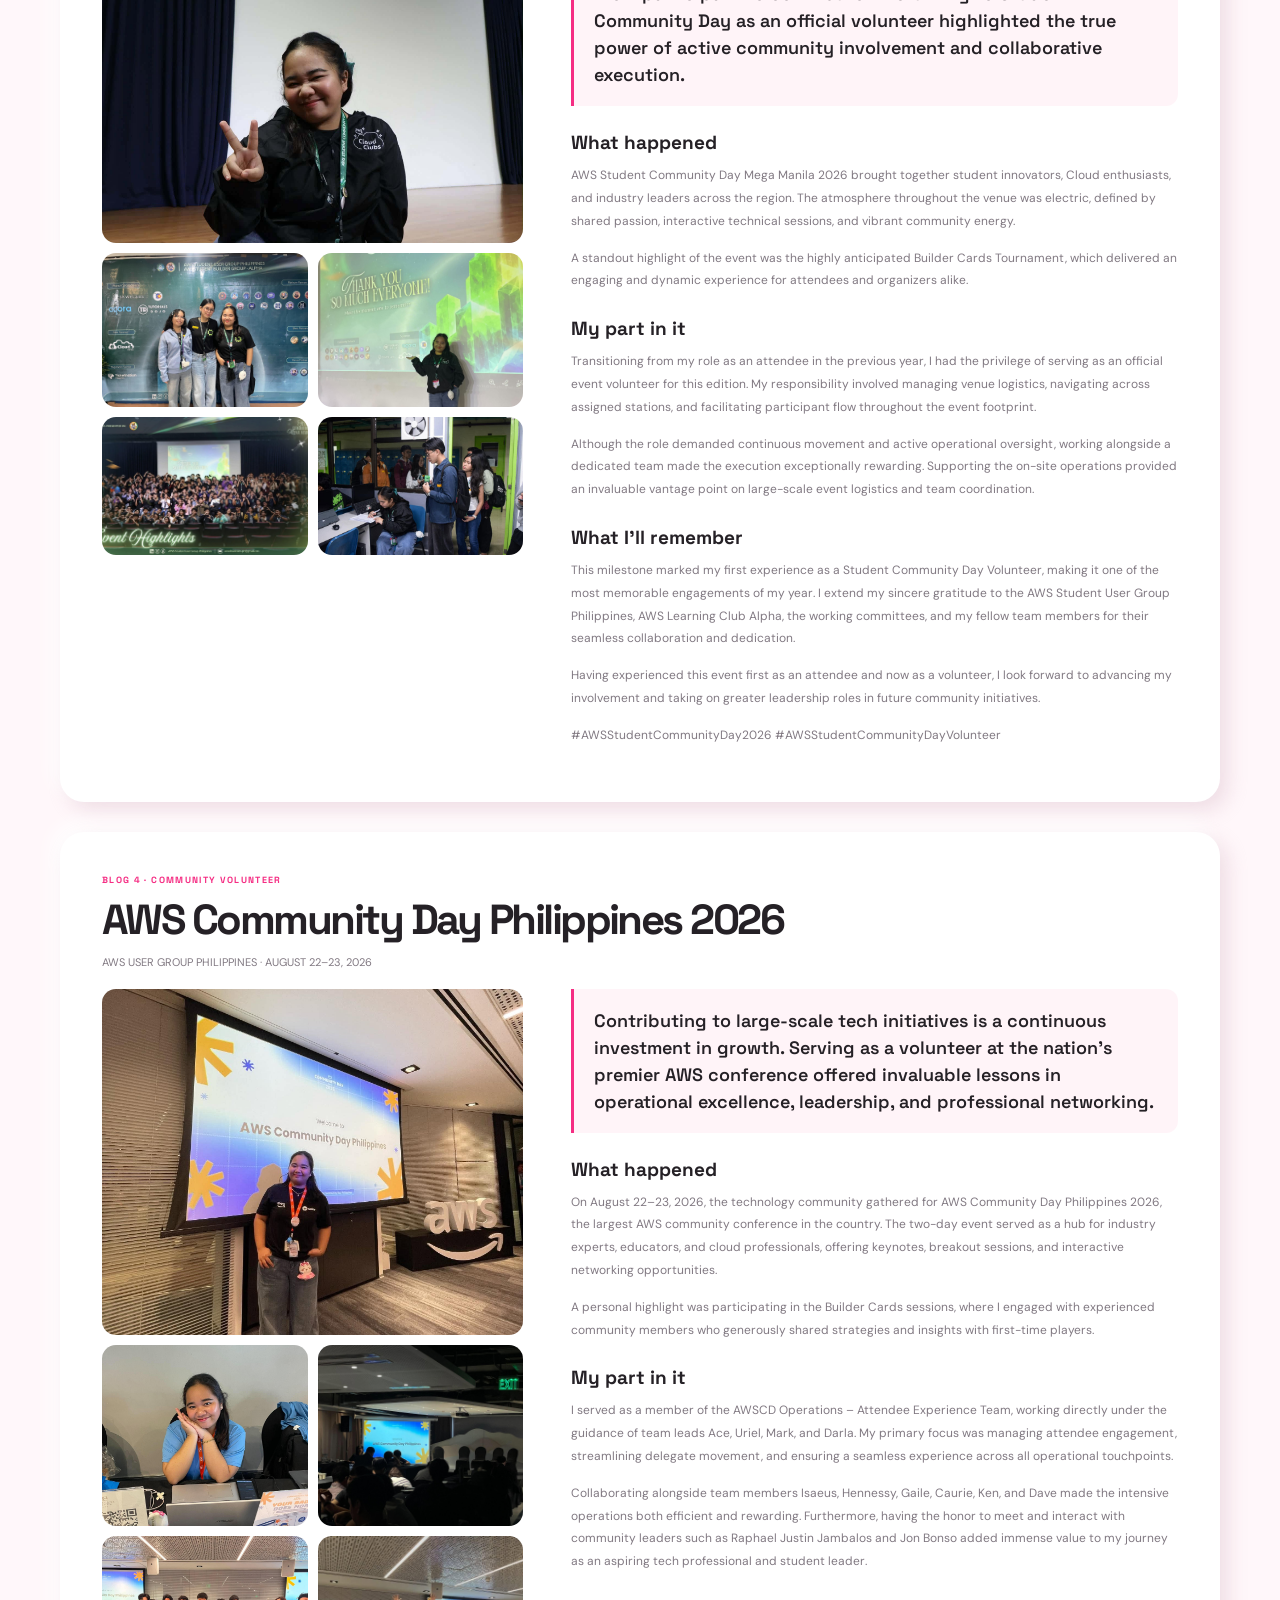
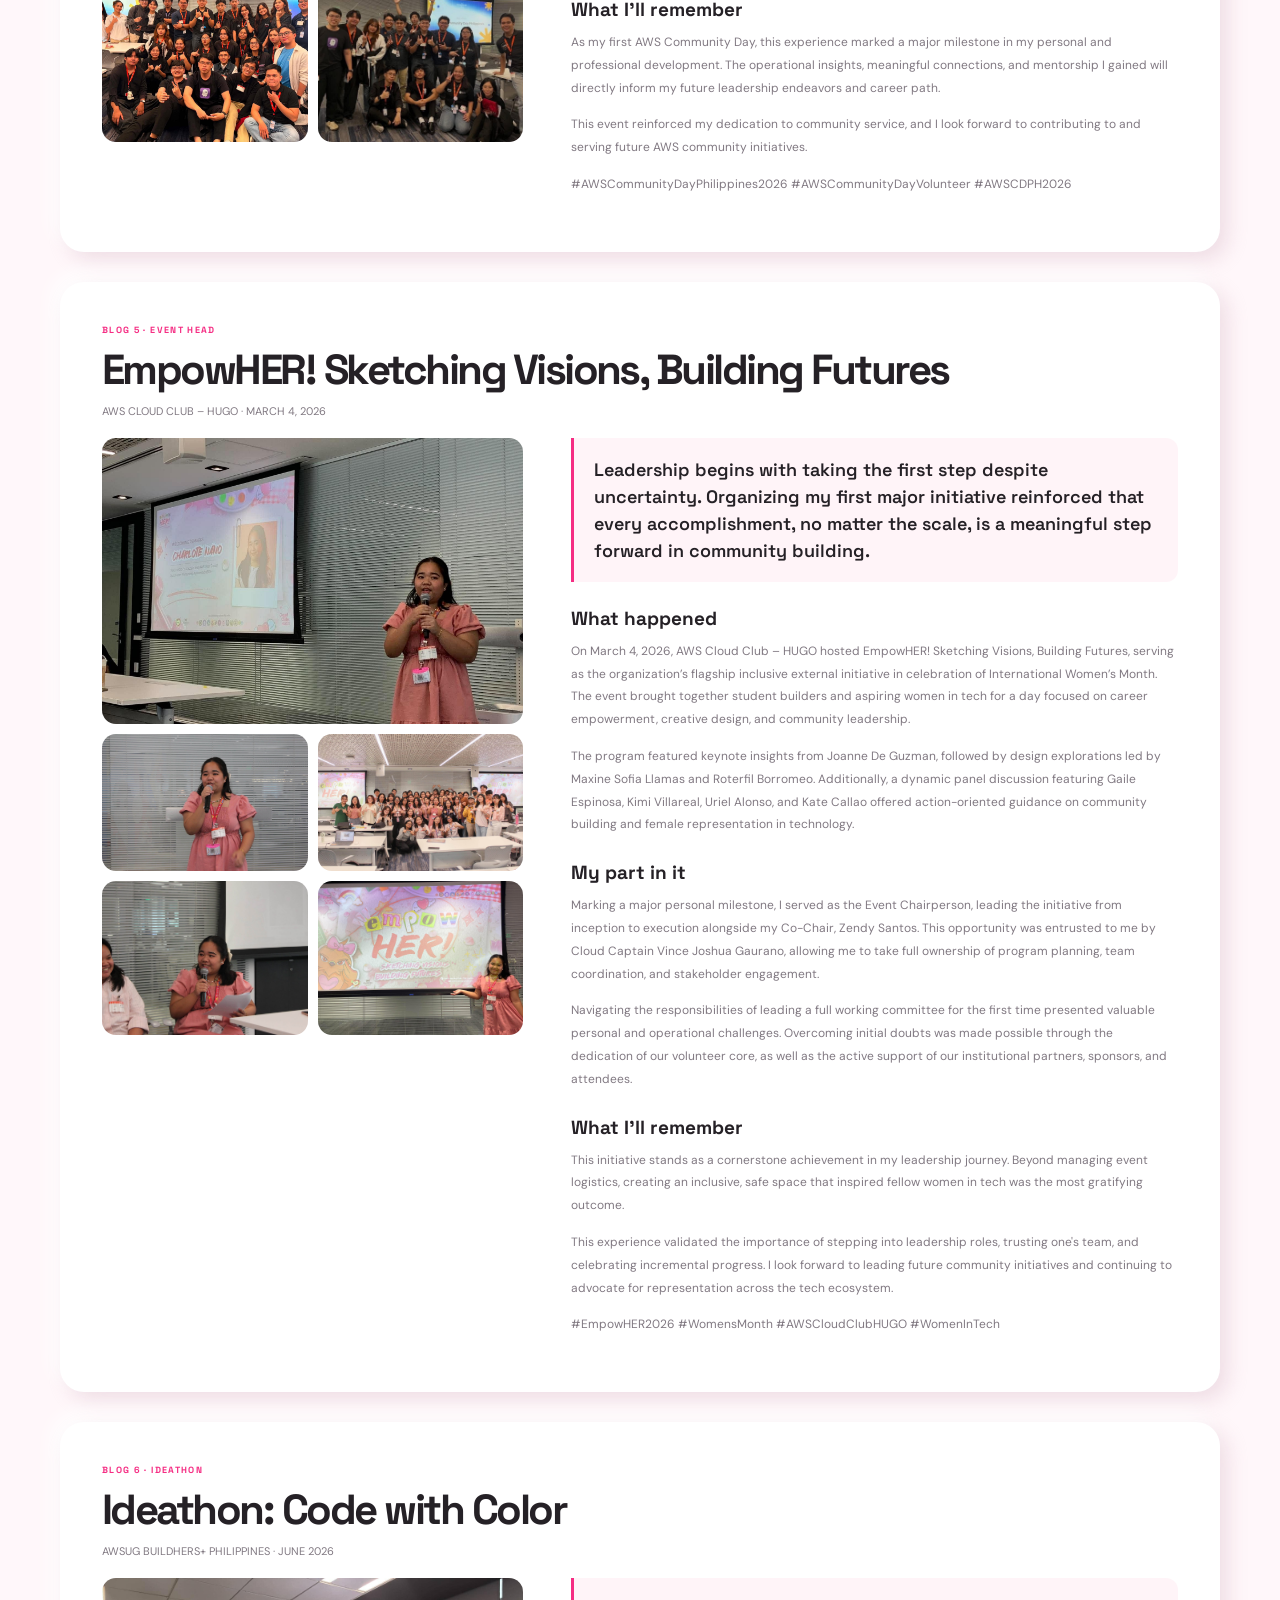
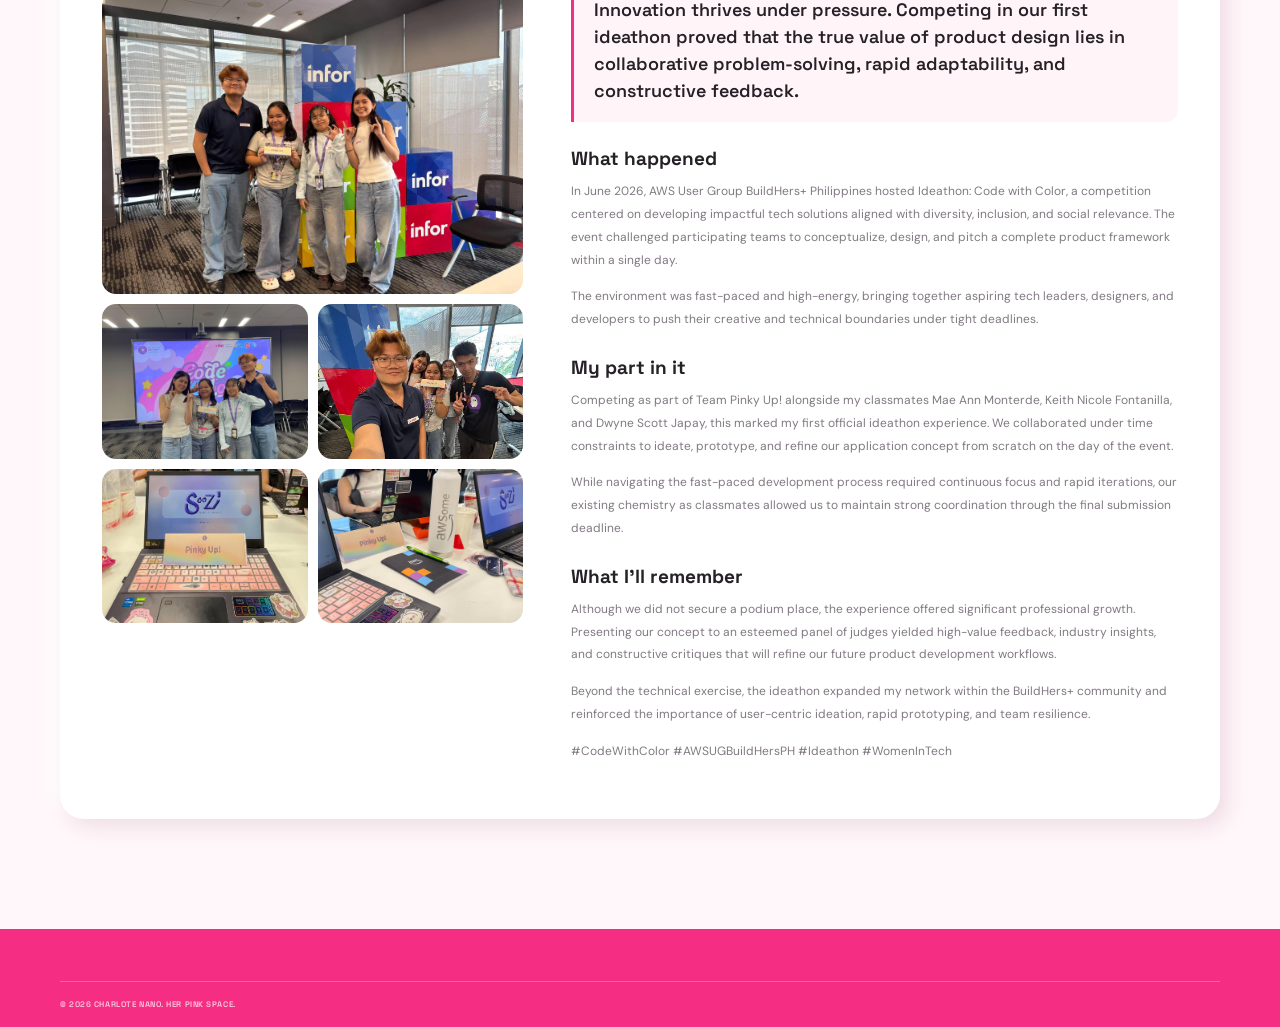
<file: blogs.html>
<!doctype html>
<html lang="en">
  <head>
    <meta charset="UTF-8">
    <meta name="viewport" content="width=device-width, initial-scale=1">
    <meta name="theme-color" content="#fff7fa">
    <meta name="description" content="Event stories and community moments from Charlote Nano.">
    <title>Blogs — Charlote Nano</title>
    <link rel="icon" type="image/png" href="assets/lotuspink.png">
    <link rel="preconnect" href="https://fonts.googleapis.com">
    <link rel="preconnect" href="https://fonts.gstatic.com" crossorigin>
    <link href="https://fonts.googleapis.com/css2?family=DM+Sans:wght@400;500;600;700&family=Space+Grotesk:wght@400;500;600;700&display=swap" rel="stylesheet">
    <link rel="stylesheet" href="styles.css">
    <script src="blogs-data.js" defer></script>
    <script src="script.js" defer></script>
  </head>
  <body>
    <header class="site-header">
      <a class="brand" href="index.html#home" aria-label="Charlote Nano, home">
        <span class="brand-name">CHARLOTE NANO</span>
        <span class="brand-caption">HER PINK SPACE</span>
      </a>
      <button class="menu-toggle" type="button" aria-label="Open navigation" aria-expanded="false" aria-controls="primary-navigation">
        <span></span><span></span>
      </button>
      <nav class="navigation" id="primary-navigation" aria-label="Main navigation">
        <a href="index.html#home">Home</a>
        <a href="creative-catalog.html">Works</a>
        <a href="blogs.html" aria-current="page">Blogs</a>
        <a href="index.html#about">About</a>
        <a href="index.html#journey">Journey</a>
        <a href="index.html#contact">Contact</a>
      </nav>
      <a class="button button-primary header-cta" href="index.html#contact" data-open-contact>LET'S TALK <span aria-hidden="true">✦</span></a>
    </header>

    <main>
      <section class="blog-library section-wrap" aria-labelledby="blogs-title">
        <div class="section-heading heading-inline">
          <div><p class="section-kicker">FIELD NOTES &amp; FAVORITE MOMENTS</p><h1 id="blogs-title">COMMUNITY <span>INVOLVEMENT BLOGS</span></h1></div>
          <p>Events, people, and little moments<br>worth remembering.</p>
        </div>
        <p class="blog-carousel-hint">USE THE ARROWS OR SWIPE TO BROWSE · HOVER OR FOCUS A CARD TO PAUSE</p>
        <div class="blog-carousel-wrap">
          <div class="blog-carousel" role="region" aria-label="Community blog posts; use the arrows or swipe to browse" tabindex="0">
            <div class="blog-carousel-track">
            <!-- Blog entries in Carousel -->
            <div class="blog-carousel-group">
              <a class="blog-slide-card" href="#blog-1" data-blog-id="blog-1">
                <span class="blog-slide-cover cover-buildhers"><span class="blog-slide-number">BLOG 1</span></span>
                <span class="blog-slide-copy"><strong></strong><span></span></span>
              </a>
              <a class="blog-slide-card" href="#blog-2" data-blog-id="blog-2">
                <span class="blog-slide-cover cover-devcon"><span class="photo-placeholder" aria-hidden="true"><img class="ui-asterisk" src="assets/asteriskpink.png" alt=""><small>EVENT PHOTO</small></span><span class="blog-slide-number">BLOG 2</span></span>
                <span class="blog-slide-copy"><strong>AWS Student Community Day Mega Manila 2026</strong><span>Notes from helping out, meeting the community, and learning together.</span></span>
              </a>
              <a class="blog-slide-card" href="#blog-3" data-blog-id="blog-3">
                <span class="blog-slide-cover cover-gdg"><span class="photo-placeholder" aria-hidden="true"><img class="ui-asterisk" src="assets/asteriskpink.png" alt=""><small>EVENT PHOTO</small></span><span class="blog-slide-number">BLOG 3</span></span>
                <span class="blog-slide-copy"><strong>A day with the campus community</strong><span>A GDG event recap and a few moments worth remembering.</span></span>
              </a>
              <a class="blog-slide-card" href="#blog-4" data-blog-id="blog-4">
                <span class="blog-slide-cover cover-pink"><span class="photo-placeholder" aria-hidden="true"><img class="ui-asterisk" src="assets/asteriskpink.png" alt=""><small>EVENT PHOTO</small></span><span class="blog-slide-number">BLOG 4</span></span>
                <span class="blog-slide-copy"><strong>One more day together</strong><span>Add a short description of this event and what made it special.</span></span>
              </a>
              <a class="blog-slide-card" href="#blog-5" data-blog-id="blog-5">
                <span class="blog-slide-cover cover-blue"><span class="photo-placeholder" aria-hidden="true"><img class="ui-asterisk" src="assets/asteriskpink.png" alt=""><small>EVENT PHOTO</small></span><span class="blog-slide-number">BLOG 5</span></span>
                <span class="blog-slide-copy"><strong>Notes from a new experience</strong><span>Save a spot for a favorite moment, lesson, or new connection.</span></span>
              </a>
              <a class="blog-slide-card" href="#blog-6" data-blog-id="blog-6">
                <span class="blog-slide-cover cover-lilac"><span class="photo-placeholder" aria-hidden="true"><img class="ui-asterisk" src="assets/asteriskpink.png" alt=""><small>EVENT PHOTO</small></span><span class="blog-slide-number">BLOG 6</span></span>
                <span class="blog-slide-copy"><strong>Learning alongside the community</strong><span>Write a few lines about what you did and what you learned.</span></span>
              </a>


            <!-- Blog entries in Carousel -->
            </div>
            <div class="blog-carousel-group" aria-hidden="true">
              <a class="blog-slide-card" href="#blog-1" data-blog-id="blog-1" tabindex="-1">
                <span class="blog-slide-cover cover-buildhers"><span class="blog-slide-number">BLOG 1</span></span>
                <span class="blog-slide-copy"><strong></strong><span></span></span>
              </a>
              <a class="blog-slide-card" href="#blog-2" data-blog-id="blog-2" tabindex="-1">
                <span class="blog-slide-cover cover-devcon"><span class="photo-placeholder"><img class="ui-asterisk" src="assets/asteriskpink.png" alt=""><small>EVENT PHOTO</small></span><span class="blog-slide-number">BLOG 2</span></span>
                <span class="blog-slide-copy"><strong>AWS Student Community Day Mega Manila 2026</strong><span>Notes from helping out, meeting the community, and learning together.</span></span>
              </a>
              <a class="blog-slide-card" href="#blog-3" data-blog-id="blog-3" tabindex="-1">
                <span class="blog-slide-cover cover-gdg"><span class="photo-placeholder"><img class="ui-asterisk" src="assets/asteriskpink.png" alt=""><small>EVENT PHOTO</small></span><span class="blog-slide-number">BLOG 3</span></span>
                <span class="blog-slide-copy"><strong>A day with the campus community</strong><span>A GDG event recap and a few moments worth remembering.</span></span>
              </a>
              <a class="blog-slide-card" href="#blog-4" data-blog-id="blog-4" tabindex="-1">
                <span class="blog-slide-cover cover-pink"><span class="photo-placeholder"><img class="ui-asterisk" src="assets/asteriskpink.png" alt=""><small>EVENT PHOTO</small></span><span class="blog-slide-number">BLOG 4</span></span>
                <span class="blog-slide-copy"><strong>One more day together</strong><span>Add a short description of this event and what made it special.</span></span>
              </a>
              <a class="blog-slide-card" href="#blog-5" data-blog-id="blog-5" tabindex="-1">
                <span class="blog-slide-cover cover-blue"><span class="photo-placeholder"><img class="ui-asterisk" src="assets/asteriskpink.png" alt=""><small>EVENT PHOTO</small></span><span class="blog-slide-number">BLOG 5</span></span>
                <span class="blog-slide-copy"><strong>Notes from a new experience</strong><span>Save a spot for a favorite moment, lesson, or new connection.</span></span>
              </a>
              <a class="blog-slide-card" href="#blog-6" data-blog-id="blog-6" tabindex="-1">
                <span class="blog-slide-cover cover-lilac"><span class="photo-placeholder"><img class="ui-asterisk" src="assets/asteriskpink.png" alt=""><small>EVENT PHOTO</small></span><span class="blog-slide-number">BLOG 6</span></span>
                <span class="blog-slide-copy"><strong>Learning alongside the community</strong><span>Write a few lines about what you did and what you learned.</span></span>
              </a>

              </div>
            </div>
          </div>
            <nav class="blog-carousel-controls" aria-label="Community blog carousel controls">
              <button type="button" class="blog-carousel-arrow" data-carousel-direction="-1" aria-label="Scroll community blogs left"><img class="ui-arrow" src="assets/arrowleft.png" alt=""></button>
              <button type="button" class="blog-carousel-arrow" data-carousel-direction="1" aria-label="Scroll community blogs right"><img class="ui-arrow" src="assets/arrowright.png" alt=""></button>
            </nav>
          </div>
      </section>

      <!-- Blog entries -->
      <section class="blog-entries section-wrap" aria-labelledby="blog-entries-title">
        <div class="section-heading heading-inline">
          <div><p class="section-kicker">PICK A CARD TO JUMP TO ITS STORY</p><h2 id="blog-entries-title">ALL THE <span>DETAILS</span></h2></div>
          <p>Each blog is ready for your photos<br>and event recap.</p>
        </div>
        <article class="blog-entry" id="blog-1">
          
          <p class="section-kicker">BLOG 1 · COMMUNITY NOTES</p>
          <h2>Build Over Nights Hackathon 2026</h2>
          <p class="blog-detail-meta">AWS USER GROUP PHILIPPINES · OCTOBER 3-4, 2026</p>
          <div class="blog-story-layout">
            <div class="blog-photo-gallery" aria-label="Build Over Nights Hackathon 2026 photo gallery">
              <div class="blog-photo-slot"><img src="assets/blogs/BON1.jpg" alt="Build Over Nights Hackathon 2026 photo 1"></div>
              <div class="blog-photo-slot"><img src="assets/blogs/BON2.jpg" alt="Build Over Nights Hackathon 2026 photo 2"></div>
              <div class="blog-photo-slot"><img src="assets/blogs/BON3.jpg" alt="Build Over Nights Hackathon 2026 photo 3"></div>
              <div class="blog-photo-slot"><img src="assets/blogs/BON4.jpg" alt="Build Over Nights Hackathon 2026 photo 4"></div>
              <div class="blog-photo-slot"><img src="assets/blogs/BON5.jpg" alt="Build Over Nights Hackathon 2026 photo 5"></div>
            </div>
            <div class="blog-detail-body"><p class="blog-placeholder-note">Add the event name, date, and your own photos when you’re ready to share the recap.</p><h3>What happened</h3><p>Introduce the event, where it took place, and what brought everyone together. Describe the atmosphere when you arrived and the moments that made the day memorable.</p><p>Use this space to walk through the highlights in your own words. Add a detail about a talk, activity, conversation, or surprise that made this gathering feel special.</p><h3>My part in it</h3><p>Share what you did as a BuildHers+ Ambassador, what you helped with, and the people you got to work alongside. You can also add what you were hoping to learn or contribute before the event began.</p><p>Tell readers about a challenge you helped solve, a new connection you made, or a small behind-the-scenes moment that would otherwise go unseen.</p><h3>What I’ll remember</h3><p>Close with a favorite moment, something you learned, and a thought you want to carry into the next event. Add any thank-yous or links you’d like visitors to find.</p></div>
          </div>
        </article>
        <article class="blog-entry" id="blog-2">
          
          <p class="section-kicker">BLOG 2 · COMMUNITY NOTES</p>
          <h2>AWS Student Community Day Mega Manila 2026</h2>
          <p class="blog-detail-meta">DEVCON MANILA CHAPTER · DATE TO ADD</p>
          <div class="blog-story-layout">
            <div class="blog-photo-gallery" aria-label="Event photo placeholders">
              <div class="blog-photo-slot cover-devcon"><span class="photo-placeholder" aria-hidden="true"><img class="ui-asterisk" src="assets/asteriskpink.png" alt=""><small>EVENT PHOTO 1</small></span></div><div class="blog-photo-slot cover-blue"><span class="photo-placeholder" aria-hidden="true"><img class="ui-asterisk" src="assets/asteriskpink.png" alt=""><small>EVENT PHOTO 2</small></span></div><div class="blog-photo-slot cover-pink"><span class="photo-placeholder" aria-hidden="true"><img class="ui-asterisk" src="assets/asteriskpink.png" alt=""><small>EVENT PHOTO 3</small></span></div><div class="blog-photo-slot cover-lilac"><span class="photo-placeholder" aria-hidden="true"><img class="ui-asterisk" src="assets/asteriskpink.png" alt=""><small>EVENT PHOTO 4</small></span></div><div class="blog-photo-slot cover-devcon"><span class="photo-placeholder" aria-hidden="true"><img class="ui-asterisk" src="assets/asteriskpink.png" alt=""><small>EVENT PHOTO 5</small></span></div>
            </div>
            <div class="blog-detail-body"><p class="blog-placeholder-note">Add the event name, date, and your own photos when you’re ready to share the recap.</p><h3>What happened</h3><p>Introduce the event and share what made the day stand out. Describe the venue, the energy in the room, and what attendees had come together to explore.</p><p>Walk through a few moments from the day: a session you enjoyed, a busy stretch of event setup, or a conversation that stayed with you after things wrapped up.</p><h3>My part in it</h3><p>Write about your work as an Operations Logistics Specialist and the people who made it possible. Explain what you helped coordinate and how the team worked together behind the scenes.</p><p>Add a detail about a challenge, a task you were proud to finish, or something you learned from working on a community event.</p><h3>What I’ll remember</h3><p>Share a favorite moment, something you learned, or a behind-the-scenes detail from the day. Add a thank-you to the organizers, volunteers, or attendees who made the event meaningful.</p></div>
          </div>
        </article>
        <article class="blog-entry" id="blog-3">
          
          <p class="section-kicker">BLOG 3 · CAMPUS LIFE</p>
          <h2>A day with the campus community</h2>
          <p class="blog-detail-meta">GOOGLE DEVELOPERS GROUP ON CAMPUS · DATE TO ADD</p>
          <div class="blog-story-layout">
            <div class="blog-photo-gallery" aria-label="Event photo placeholders">
              <div class="blog-photo-slot cover-gdg"><span class="photo-placeholder" aria-hidden="true"><img class="ui-asterisk" src="assets/asteriskpink.png" alt=""><small>EVENT PHOTO 1</small></span></div><div class="blog-photo-slot cover-lilac"><span class="photo-placeholder" aria-hidden="true"><img class="ui-asterisk" src="assets/asteriskpink.png" alt=""><small>EVENT PHOTO 2</small></span></div><div class="blog-photo-slot cover-blue"><span class="photo-placeholder" aria-hidden="true"><img class="ui-asterisk" src="assets/asteriskpink.png" alt=""><small>EVENT PHOTO 3</small></span></div><div class="blog-photo-slot cover-pink"><span class="photo-placeholder" aria-hidden="true"><img class="ui-asterisk" src="assets/asteriskpink.png" alt=""><small>EVENT PHOTO 4</small></span></div><div class="blog-photo-slot cover-gdg"><span class="photo-placeholder" aria-hidden="true"><img class="ui-asterisk" src="assets/asteriskpink.png" alt=""><small>EVENT PHOTO 5</small></span></div>
            </div>
            <div class="blog-detail-body"><p class="blog-placeholder-note">Add the event name, date, and your own photos when you’re ready to share the recap.</p><h3>What happened</h3><p>Introduce the campus event and what brought everyone together. Share how the day began, what the program included, and what made the campus feel full of energy.</p><p>Describe a session, activity, or conversation that caught your attention. A small moment can tell just as much of the story as the big highlights.</p><h3>My part in it</h3><p>Share what you contributed, the people you met along the way, and what you enjoyed about being part of the campus community.</p><p>Add a few details about how the team prepared, what you worked on during the event, or what you discovered by taking part.</p><h3>What I’ll remember</h3><p>Add a favorite moment, something you learned, or a memory from the campus community. Finish with a thought you’d like to remember before the next gathering.</p></div>
          </div>
        </article>
        <article class="blog-entry" id="blog-4">
          
          <p class="section-kicker">BLOG 4 · COMMUNITY NOTES</p><h2>One more day together</h2>
          <p class="blog-detail-meta">EVENT NAME · DATE TO ADD</p>
          <div class="blog-story-layout">
            <div class="blog-photo-gallery" aria-label="Event photo placeholders">
              <div class="blog-photo-slot cover-pink"><span class="photo-placeholder" aria-hidden="true"><img class="ui-asterisk" src="assets/asteriskpink.png" alt=""><small>EVENT PHOTO 1</small></span></div><div class="blog-photo-slot cover-blue"><span class="photo-placeholder" aria-hidden="true"><img class="ui-asterisk" src="assets/asteriskpink.png" alt=""><small>EVENT PHOTO 2</small></span></div><div class="blog-photo-slot cover-lilac"><span class="photo-placeholder" aria-hidden="true"><img class="ui-asterisk" src="assets/asteriskpink.png" alt=""><small>EVENT PHOTO 3</small></span></div><div class="blog-photo-slot cover-buildhers"><span class="photo-placeholder" aria-hidden="true"><img class="ui-asterisk" src="assets/asteriskpink.png" alt=""><small>EVENT PHOTO 4</small></span></div><div class="blog-photo-slot cover-pink"><span class="photo-placeholder" aria-hidden="true"><img class="ui-asterisk" src="assets/asteriskpink.png" alt=""><small>EVENT PHOTO 5</small></span></div>
            </div>
            <div class="blog-detail-body"><p class="blog-placeholder-note">Replace this text with your event name, date, photos, and recap.</p><h3>What happened</h3><p>Introduce the gathering and explain what brought everyone together. Add the venue, the schedule, and the moment when the day started to feel special.</p><p>Share a short sequence of highlights so readers can follow along, from arriving at the event to the activities or conversations that stood out.</p><h3>My part in it</h3><p>Write about what you did, who you worked with, and how you got involved. Include a detail about the preparation or teamwork that helped the event come together.</p><p>Use this paragraph for an unexpected moment, a challenge you handled, or a new connection you made during the day.</p><h3>What I’ll remember</h3><p>Write about a favorite moment or something you learned. Add a final thought, thank-you, or note about what you hope to do next.</p></div>
          </div>
        </article>
        <article class="blog-entry" id="blog-5">
          
          <p class="section-kicker">BLOG 5 · COMMUNITY NOTES</p><h2>Notes from a new experience</h2>
          <p class="blog-detail-meta">EVENT NAME · DATE TO ADD</p>
          <div class="blog-story-layout">
            <div class="blog-photo-gallery" aria-label="Event photo placeholders">
              <div class="blog-photo-slot cover-blue"><span class="photo-placeholder" aria-hidden="true"><img class="ui-asterisk" src="assets/asteriskpink.png" alt=""><small>EVENT PHOTO 1</small></span></div><div class="blog-photo-slot cover-pink"><span class="photo-placeholder" aria-hidden="true"><img class="ui-asterisk" src="assets/asteriskpink.png" alt=""><small>EVENT PHOTO 2</small></span></div><div class="blog-photo-slot cover-lilac"><span class="photo-placeholder" aria-hidden="true"><img class="ui-asterisk" src="assets/asteriskpink.png" alt=""><small>EVENT PHOTO 3</small></span></div><div class="blog-photo-slot cover-buildhers"><span class="photo-placeholder" aria-hidden="true"><img class="ui-asterisk" src="assets/asteriskpink.png" alt=""><small>EVENT PHOTO 4</small></span></div><div class="blog-photo-slot cover-blue"><span class="photo-placeholder" aria-hidden="true"><img class="ui-asterisk" src="assets/asteriskpink.png" alt=""><small>EVENT PHOTO 5</small></span></div>
            </div>
            <div class="blog-detail-body"><p class="blog-placeholder-note">Replace this text with your event name, date, photos, and recap.</p><h3>What happened</h3><p>Introduce the event and the experience you want to share. Explain what inspired you to attend and what you were looking forward to beforehand.</p><p>Take readers through a few highlights: the people, places, activities, and small details that helped make the day your own.</p><h3>My part in it</h3><p>Write about how you took part, what you helped with, and what you discovered along the way.</p><p>Add a reflection about a new skill, a conversation, or something that felt different from what you expected.</p><h3>What I’ll remember</h3><p>Add a favorite moment, lesson, or new connection. Close with a thought you want to bring to your next experience.</p></div>
          </div>
        </article>
        <article class="blog-entry" id="blog-6">
          
          <p class="section-kicker">BLOG 6 · COMMUNITY NOTES</p><h2>Learning alongside the community</h2>
          <p class="blog-detail-meta">EVENT NAME · DATE TO ADD</p>
          <div class="blog-story-layout">
            <div class="blog-photo-gallery" aria-label="Event photo placeholders">
              <div class="blog-photo-slot cover-lilac"><span class="photo-placeholder" aria-hidden="true"><img class="ui-asterisk" src="assets/asteriskpink.png" alt=""><small>EVENT PHOTO 1</small></span></div><div class="blog-photo-slot cover-blue"><span class="photo-placeholder" aria-hidden="true"><img class="ui-asterisk" src="assets/asteriskpink.png" alt=""><small>EVENT PHOTO 2</small></span></div><div class="blog-photo-slot cover-pink"><span class="photo-placeholder" aria-hidden="true"><img class="ui-asterisk" src="assets/asteriskpink.png" alt=""><small>EVENT PHOTO 3</small></span></div><div class="blog-photo-slot cover-buildhers"><span class="photo-placeholder" aria-hidden="true"><img class="ui-asterisk" src="assets/asteriskpink.png" alt=""><small>EVENT PHOTO 4</small></span></div><div class="blog-photo-slot cover-lilac"><span class="photo-placeholder" aria-hidden="true"><img class="ui-asterisk" src="assets/asteriskpink.png" alt=""><small>EVENT PHOTO 5</small></span></div>
            </div>
            <div class="blog-detail-body"><p class="blog-placeholder-note">Replace this text with your event name, date, photos, and recap.</p><h3>What happened</h3><p>Introduce the event and the community around it. Share what the gathering was about and what made you want to join.</p><p>Describe a few parts of the day in order, including a talk, activity, or conversation that made you feel connected to the group.</p><h3>My part in it</h3><p>Write about how you participated and what you contributed. Mention the people who made you feel welcome or helped you learn something new.</p><p>Add a detail about an idea you heard, a question you asked, or a moment when you felt part of the community.</p><h3>What I’ll remember</h3><p>Share what you learned or the moment that stayed with you. Finish with what you hope to explore or do next.</p></div>
          </div>
        </article>

      </section>
    </main>

    <nav class="catalog-actions" aria-label="Page navigation">
      <a class="catalog-top-link" href="#blogs-title" aria-label="Back to top"><img class="ui-arrow" src="assets/arrowup.png" alt=""></a>
      <a class="catalog-home-link" href="index.html#home"><img class="ui-arrow" src="assets/arrowleft.png" alt=""> &nbsp;BACK TO HOME</a>
    </nav>

    <footer class="site-footer">
      <div class="footer-bottom section-wrap"><span>© <span id="current-year">2026</span> CHARLOTE NANO. HER PINK SPACE.</span></div>
    </footer>
    <dialog class="site-dialog contact-dialog" id="contact-dialog" aria-labelledby="contact-dialog-title">
      <button class="dialog-close" type="button" data-close-dialog aria-label="Close contact form">×</button>
      <div class="contact-dialog-content">
        <p class="section-kicker">A NOTE STRAIGHT TO MY INBOX</p>
        <h2 id="contact-dialog-title">LET'S <span>TALK.</span></h2>
        <p class="contact-dialog-intro">Write your message below. Send opens your email app with the message addressed to me, ready for you to review and send.</p>
        <form class="contact-form" data-contact-form>
          <label for="contact-name">Your name</label>
          <input id="contact-name" name="name" autocomplete="name" required>
          <label for="contact-email">Your email</label>
          <input id="contact-email" name="email" type="email" autocomplete="email" required>
          <label for="contact-message">Your message</label>
          <textarea id="contact-message" name="message" rows="5" required></textarea>
          <button class="button button-primary" type="submit">SEND MESSAGE <span aria-hidden="true"><img class="ui-arrow" src="assets/arrowsidewhite.png" alt=""></span></button>
        </form>
      </div>
    </dialog>
    <aside class="engagement-widget" aria-label="Music and engagement">
      <button class="widget-toggle" id="engagement-toggle" type="button" aria-label="Open heart counter" aria-expanded="false" aria-controls="engagement-panel">
        <span aria-hidden="true"><img class="ui-lotus" src="assets/lotuswhite.png" alt=""></span>
      </button>
      <div class="engagement-panel" id="engagement-panel" aria-label="Hearts for Cha" hidden>
        <button class="widget-heart-button" id="give-heart" type="button" aria-label="Give Cha a heart">
          <span class="widget-heart-icon" aria-hidden="true">♡</span>
          <span>Give Cha a heart</span>
          <strong id="heart-count" aria-live="polite" aria-atomic="true">0</strong>
        </button>
        <p class="widget-status heart-status" id="heart-status" role="status" aria-live="polite">Loading shared heart total…</p>
      </div>
    </aside>
  </body>
</html>
</file>
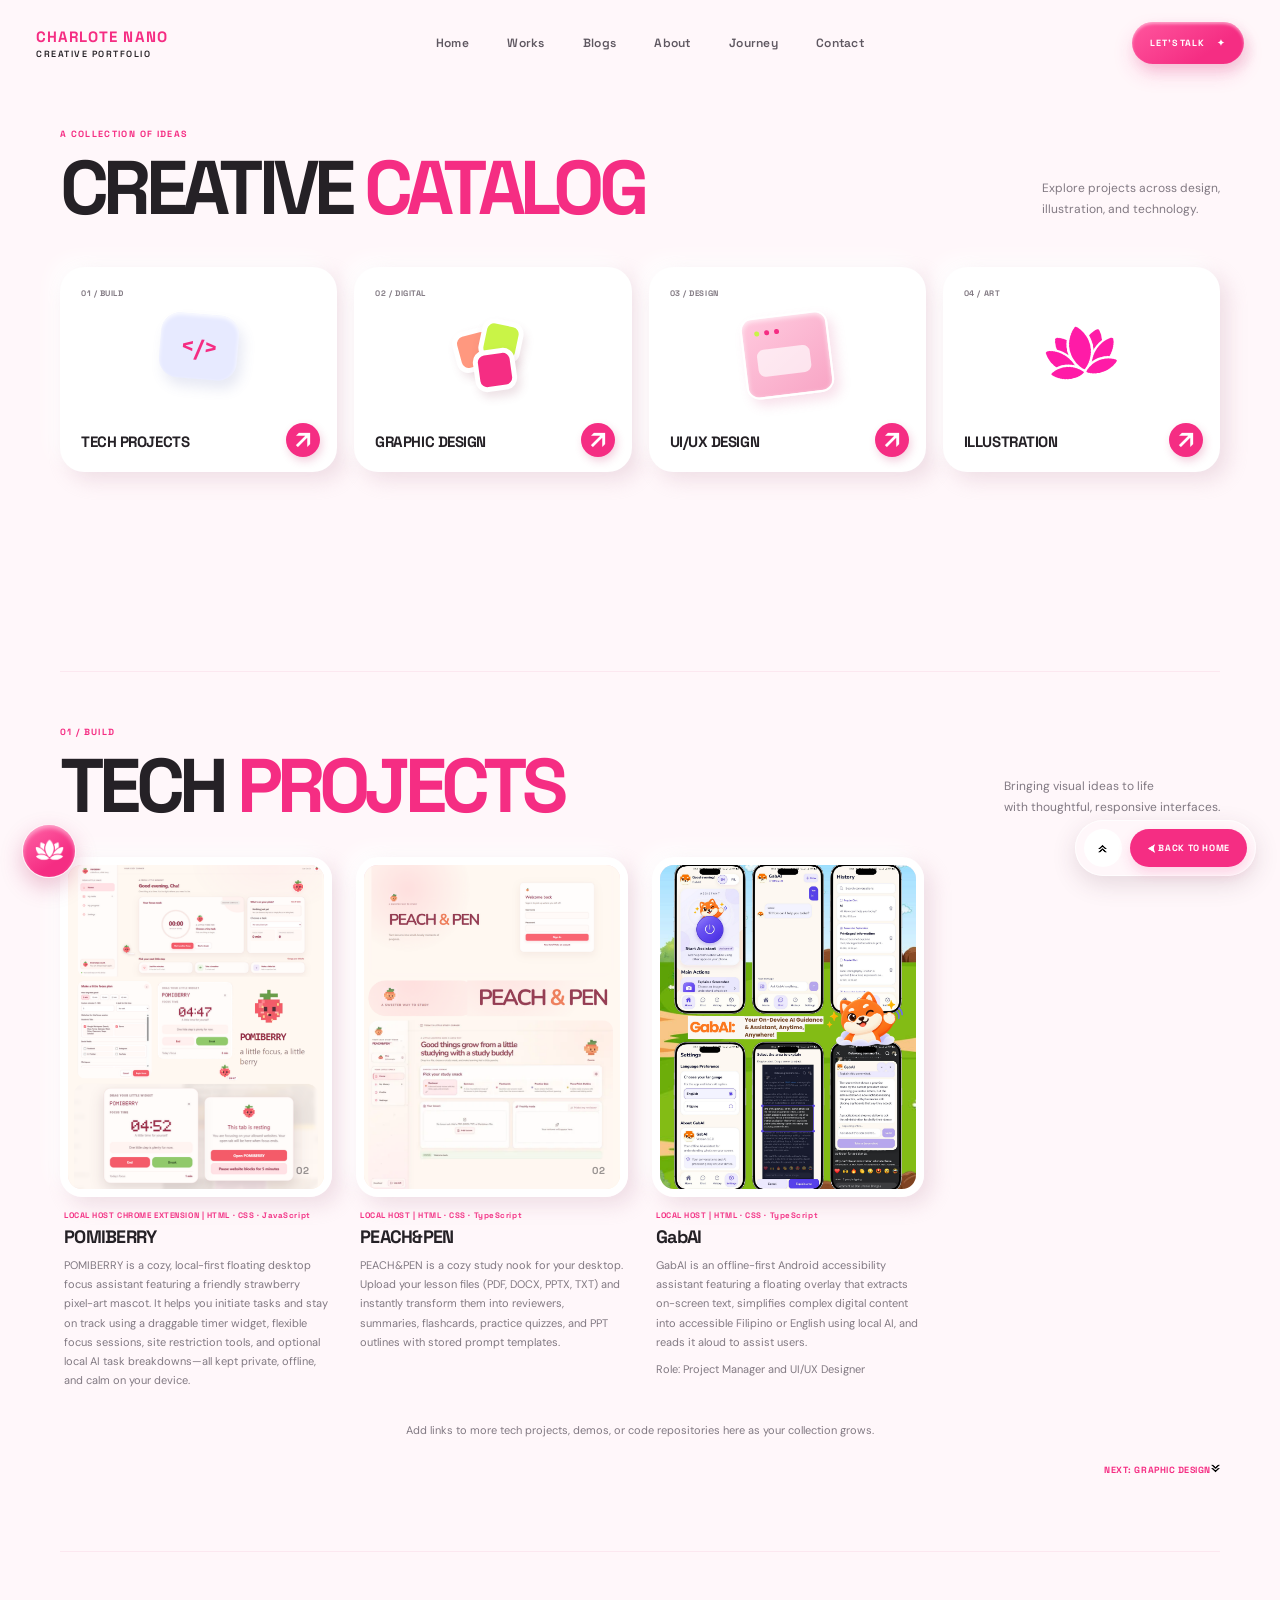
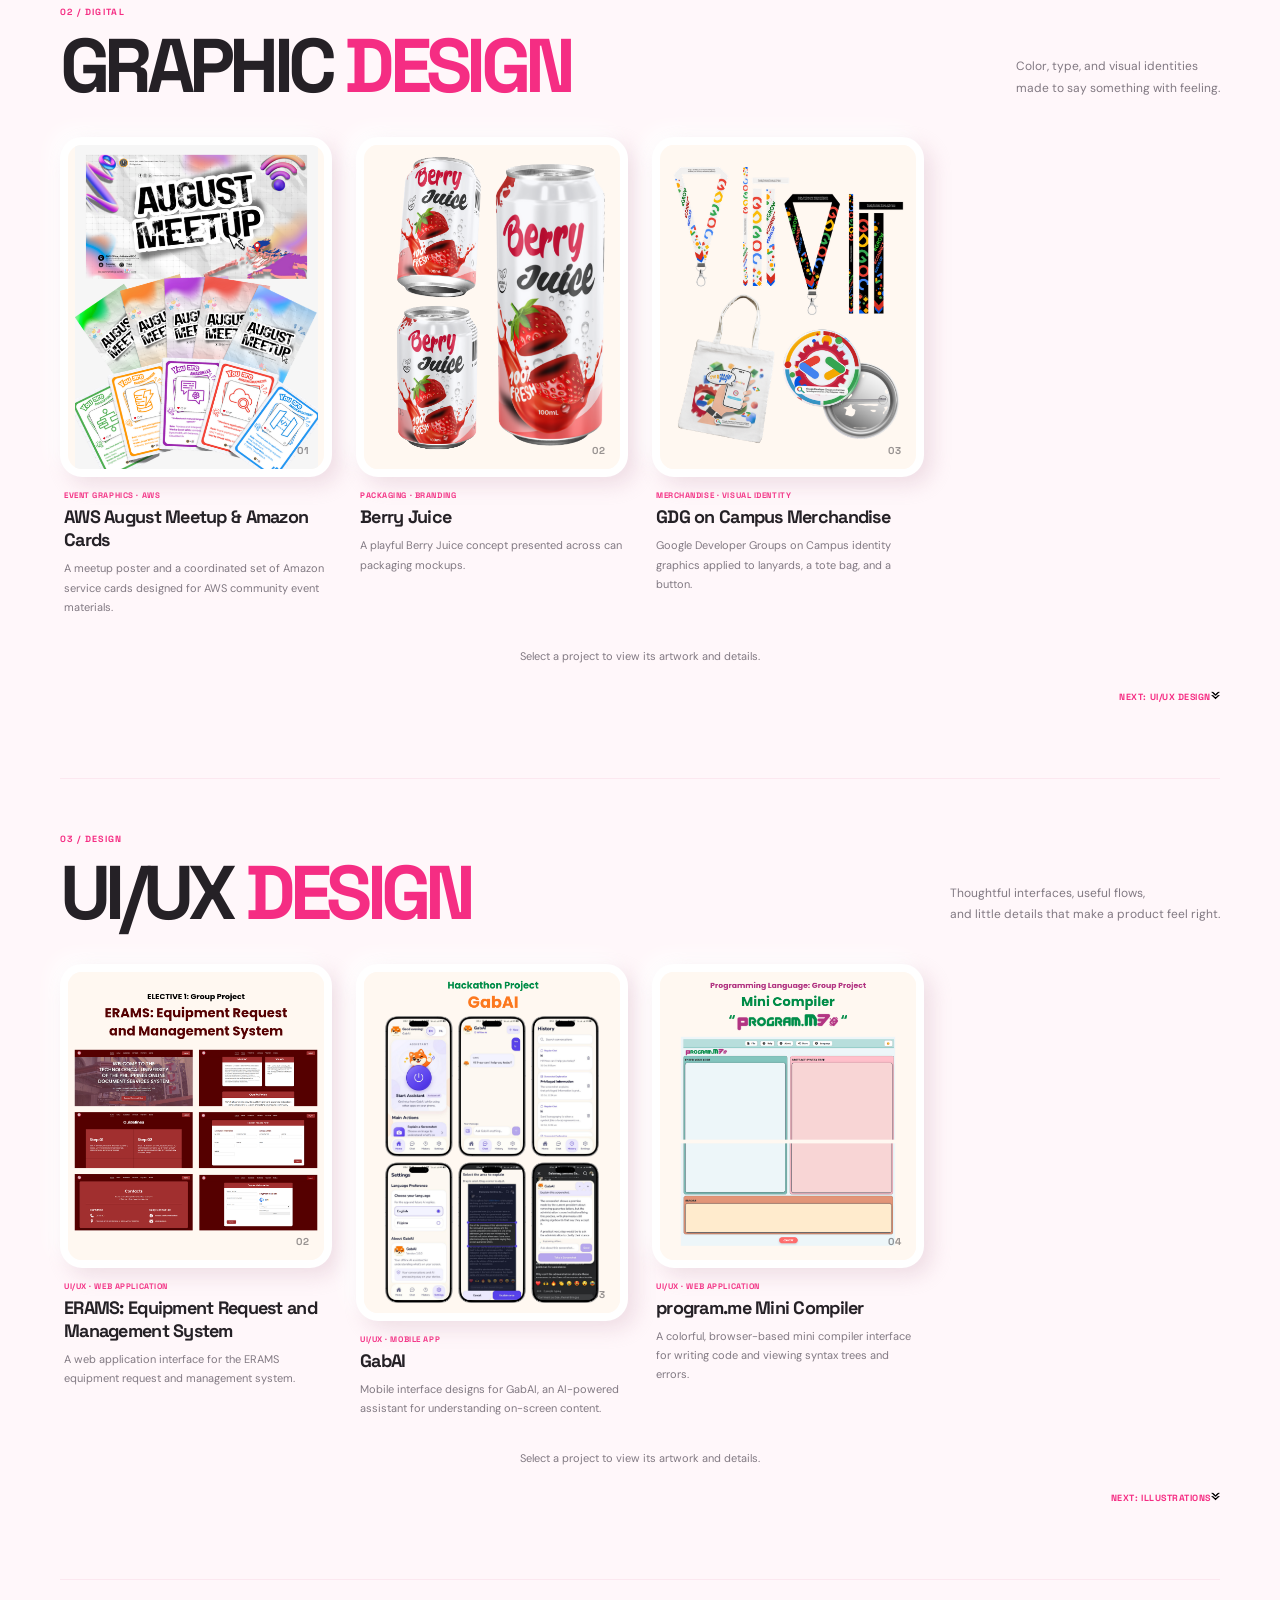
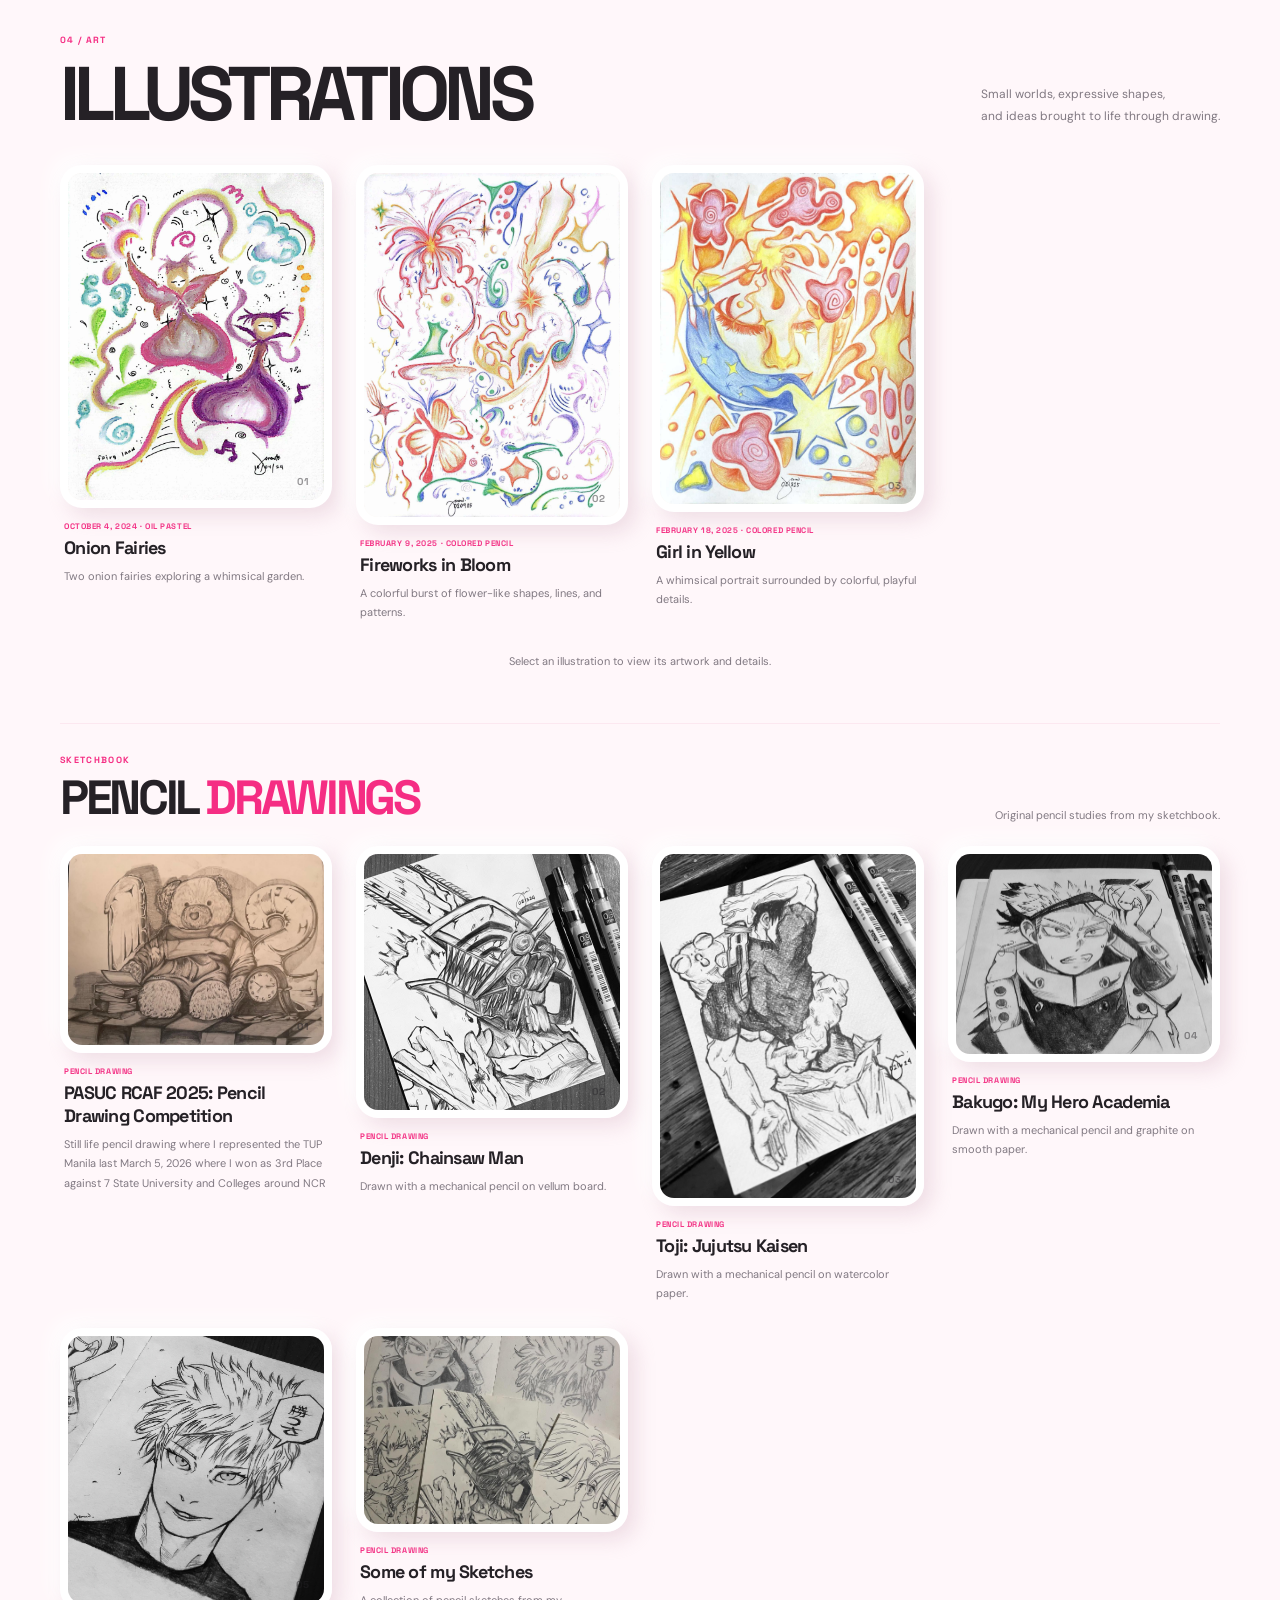
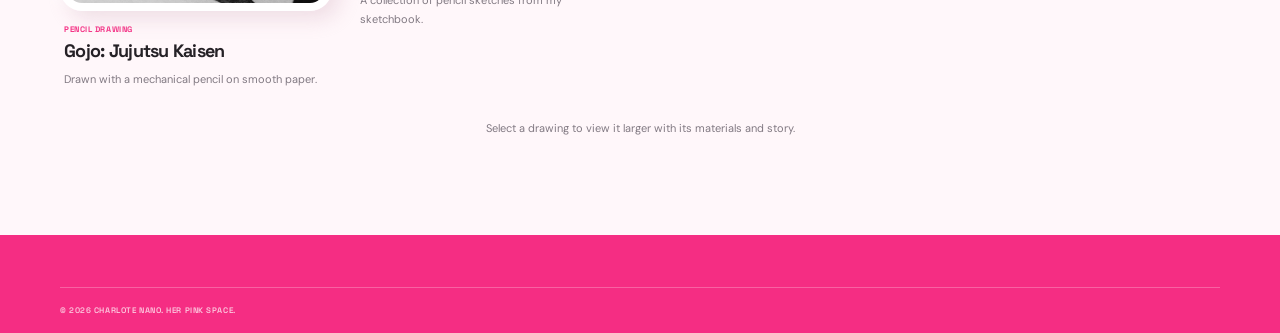
<file: creative-catalog.html>
<!doctype html>
<html lang="en">
  <head>
    <meta charset="UTF-8">
    <meta name="viewport" content="width=device-width, initial-scale=1">
    <meta name="theme-color" content="#fff7fa">
    <meta name="description" content="A collection of UI/UX, graphic design, illustration, and tech projects by Charlote Nano.">
    <title>Creative Catalog — Charlote Nano</title>
    <link rel="icon" type="image/png" href="assets/lotuspink.png">
    <link rel="preconnect" href="https://fonts.googleapis.com">
    <link rel="preconnect" href="https://fonts.gstatic.com" crossorigin>
    <link href="https://fonts.googleapis.com/css2?family=DM+Sans:wght@400;500;600;700&family=Space+Grotesk:wght@400;500;600;700&display=swap" rel="stylesheet">
    <link rel="stylesheet" href="styles.css">
    <script src="script.js" defer></script>
  </head>
  <body>
    <header class="site-header">
      <a class="brand" href="index.html#home" aria-label="Charlote Nano, home"><span class="brand-name">CHARLOTE NANO</span><span class="brand-caption">CREATIVE PORTFOLIO</span></a>
      <button class="menu-toggle" type="button" aria-label="Open navigation" aria-expanded="false" aria-controls="primary-navigation"><span></span><span></span></button>
      <nav class="navigation" id="primary-navigation" aria-label="Main navigation">
        <a href="index.html#home">Home</a><a href="creative-catalog.html" aria-current="page">Works</a><a href="blogs.html">Blogs</a><a href="index.html#about">About</a><a href="index.html#journey">Journey</a><a href="index.html#contact">Contact</a>
      </nav>
      <a class="button button-primary header-cta" href="index.html#contact" data-open-contact>LET'S TALK <span aria-hidden="true">✦</span></a>
    </header>
    <main>
      <div class="catalog-page section-wrap" id="catalog-top">
        <div class="section-heading heading-inline catalog-intro">
          <div><p class="section-kicker">A COLLECTION OF IDEAS</p><h1>CREATIVE <span>CATALOG</span></h1></div>
          <p>Explore projects across design,<br>illustration, and technology.</p>
        </div>
        <nav class="focus-grid catalog-choice-grid" aria-label="Catalog categories">
          <a class="focus-card focus-dev" href="#tech-projects"><span class="focus-index">01 / BUILD</span><span class="focus-icon icon-code" aria-hidden="true">&lt;/&gt;</span><h3>TECH PROJECTS</h3><span class="round-arrow" aria-hidden="true"><img class="ui-arrow" src="assets/arrowsidewhite.png" alt=""></span></a>
          <a class="focus-card focus-graphic" href="#graphic-design"><span class="focus-index">02 / DIGITAL</span><span class="focus-icon icon-shapes" aria-hidden="true"><i></i><i></i><i></i></span><h3>GRAPHIC DESIGN</h3><span class="round-arrow" aria-hidden="true"><img class="ui-arrow" src="assets/arrowsidewhite.png" alt=""></span></a>
          <a class="focus-card focus-ui" href="#ui-ux"><span class="focus-index">03 / DESIGN</span><span class="focus-icon icon-window" aria-hidden="true"><i></i><i></i><i></i></span><h3>UI/UX DESIGN</h3><span class="round-arrow" aria-hidden="true"><img class="ui-arrow" src="assets/arrowsidewhite.png" alt=""></span></a>
          <a class="focus-card focus-illustration" href="#illustration"><span class="focus-index">04 / ART</span><span class="focus-icon icon-flower" aria-hidden="true"><img class="ui-lotus" src="assets/lotuspink.png" alt=""></span><h3>ILLUSTRATION</h3><span class="round-arrow" aria-hidden="true"><img class="ui-arrow" src="assets/arrowsidewhite.png" alt=""></span></a>
        </nav>
      </div>

      <section class="catalog-page catalog-category section-wrap" id="tech-projects" aria-labelledby="tech-projects-title">
        <div class="section-heading heading-inline">
          <div><p class="section-kicker">01 / BUILD</p><h2 id="tech-projects-title">TECH <span>PROJECTS</span></h2></div>
          <p>Bringing visual ideas to life<br>with thoughtful, responsive interfaces.</p>
        </div>
        <div class="catalog-grid">
          <article class="project-card" data-project-title="POMIBERRY" data-project-type="LOCAL HOST CHROME EXTENSION | HTML · CSS · JavaScript" data-project-description="POMIBERRY is a cozy, local-first floating desktop focus assistant featuring a friendly strawberry pixel-art mascot. It helps you initiate tasks and stay on track using a draggable timer widget, flexible focus sessions, site restriction tools, and optional local AI task breakdowns—all kept private, offline, and calm on your device.">
            <div class="project-art project-art-illustration"><img class="catalog-art-image" src="assets/techproj/POMIBERRY.png" alt="PeachPen project preview" loading="lazy"><span class="art-number">02</span></div>
            <div class="project-meta"><div><span class="project-category">LOCAL HOST CHROME EXTENSION | HTML · CSS · JavaScript</span><h3>POMIBERRY</h3></div></div>
            <p class="catalog-description">POMIBERRY is a cozy, local-first floating desktop focus assistant featuring a friendly strawberry pixel-art mascot. It helps you initiate tasks and stay on track using a draggable timer widget, flexible focus sessions, site restriction tools, and optional local AI task breakdowns—all kept private, offline, and calm on your device.</p>
          </article>
          <article class="project-card" data-project-title="PEACH&PEN" data-project-type="LOCAL HOST | HTML · CSS · TypeScript" data-project-description="PEACH&PEN is a cozy study nook for your desktop. Upload your lesson files (PDF, DOCX, PPTX, TXT) and instantly transform them into reviewers, summaries, flashcards, practice quizzes, and PPT outlines with stored prompt templates. Everything runs 100% private, offline, and powered by Ollama. Built with Tauri 2, React, and Rust.">
            <div class="project-art project-art-illustration"><img class="catalog-art-image" src="assets/techproj/PeachPen.png" alt="PeachPen project preview" loading="lazy"><span class="art-number">02</span></div>
            <div class="project-meta"><div><span class="project-category">LOCAL HOST | HTML · CSS · TypeScript</span><h3>PEACH&PEN</h3></div></div>
            <p class="catalog-description">PEACH&PEN is a cozy study nook for your desktop. Upload your lesson files (PDF, DOCX, PPTX, TXT) and instantly transform them into reviewers, summaries, flashcards, practice quizzes, and PPT outlines with stored prompt templates.</p>
          </article>
          <article class="project-card"
                data-project-title="GabAI"
                data-project-type="LOCAL HOST | HTML · CSS · TypeScript"
                data-project-description="GabAI is an offline-first Android accessibility assistant featuring a floating overlay that extracts on-screen text, simplifies complex digital content into accessible Filipino or English using local AI, and reads it aloud to assist users."
                data-project-role="Project Manager and UI/UX Designer"
                data-project-context="AppBuildersPH 2026 with SHAPI DELIVERY Team: Mae Ann Monterde, Dan Jheniel Bringas and Kyle Louise Lota">
            <div class="project-art project-art-illustration"><img class="catalog-art-image" src="assets/techproj/GabAI.png" alt="GabAI project preview" loading="lazy"><span class="art-number">02</span></div>
            <div class="project-meta"><div><span class="project-category">LOCAL HOST | HTML · CSS · TypeScript</span><h3>GabAI</h3></div></div>
            <p class="catalog-description">GabAI is an offline-first Android accessibility assistant featuring a floating overlay that extracts on-screen text, simplifies complex digital content into accessible Filipino or English using local AI, and reads it aloud to assist users.</p>
            <p class="catalog-description">Role: Project Manager and UI/UX Designer</p>
          </article>
        </div>
        <p class="catalog-note">Add links to more tech projects, demos, or code repositories here as your collection grows.</p>
        <a class="catalog-next" href="#graphic-design">NEXT: GRAPHIC DESIGN <img class="ui-arrow" src="assets/arrowdown.png" alt=""></a>
      </section>

      <section class="catalog-page catalog-category section-wrap" id="graphic-design" aria-labelledby="graphic-design-title">
        <div class="section-heading heading-inline">
          <div><p class="section-kicker">02 / DIGITAL</p><h2 id="graphic-design-title">GRAPHIC <span>DESIGN</span></h2></div>
          <p>Color, type, and visual identities<br>made to say something with feeling.</p>
        </div>
        <div class="catalog-grid">
          <article class="project-card" data-project-title="AWS August Meetup &amp; Amazon Cards" data-project-type="EVENT GRAPHICS · AWS" data-project-description="A meetup poster and a coordinated set of Amazon service cards designed for AWS community event materials.">
            <div class="project-art project-art-graphic"><img class="catalog-art-image" src="assets/graphdes/aws.png" alt="AWS August Meetup poster and Amazon service cards" loading="lazy"><span class="art-number">01</span></div>
            <div class="project-meta"><div><span class="project-category">EVENT GRAPHICS · AWS</span><h3>AWS August Meetup &amp; Amazon Cards</h3></div></div>
            <p class="catalog-description">A meetup poster and a coordinated set of Amazon service cards designed for AWS community event materials.</p>
          </article>
          <article class="project-card" data-project-title="Berry Juice" data-project-type="PACKAGING · BRANDING" data-project-description="A playful Berry Juice concept presented across can packaging mockups.">
            <div class="project-art project-art-graphic"><img class="catalog-art-image" src="assets/graphdes/berryj.png" alt="Berry Juice branding and can packaging mockups" loading="lazy"><span class="art-number">02</span></div>
            <div class="project-meta"><div><span class="project-category">PACKAGING · BRANDING</span><h3>Berry Juice</h3></div></div>
            <p class="catalog-description">A playful Berry Juice concept presented across can packaging mockups.</p>
          </article>
          <article class="project-card" data-project-title="GDG on Campus Merchandise" data-project-type="MERCHANDISE · VISUAL IDENTITY" data-project-description="Google Developer Groups on Campus identity graphics applied to lanyards, a tote bag, and a button.">
            <div class="project-art project-art-graphic"><img class="catalog-art-image" src="assets/graphdes/gdg.png" alt="Google Developer Groups on Campus identity on lanyards, a tote bag, and a button" loading="lazy"><span class="art-number">03</span></div>
            <div class="project-meta"><div><span class="project-category">MERCHANDISE · VISUAL IDENTITY</span><h3>GDG on Campus Merchandise</h3></div></div>
            <p class="catalog-description">Google Developer Groups on Campus identity graphics applied to lanyards, a tote bag, and a button.</p>
          </article>
        </div>
        <p class="catalog-note">Select a project to view its artwork and details.</p>
        <a class="catalog-next" href="#ui-ux">NEXT: UI/UX DESIGN <img class="ui-arrow" src="assets/arrowdown.png" alt=""></a>
      </section>

      <section class="catalog-page catalog-category section-wrap" id="ui-ux" aria-labelledby="ui-ux-title">
        <div class="section-heading heading-inline">
          <div><p class="section-kicker">03 / DESIGN</p><h2 id="ui-ux-title">UI/UX <span>DESIGN</span></h2></div>
          <p>Thoughtful interfaces, useful flows,<br>and little details that make a product feel right.</p>
        </div>
        <div class="catalog-grid">
          <article class="project-card" data-project-title="ERAMS: Equipment Request and Management System" data-project-type="UI/UX · WEB APPLICATION" data-project-description="A web application interface for the ERAMS equipment request and management system.">
            <div class="project-art project-art-uiux"><img class="catalog-art-image" src="assets/uiux/erams.png" width="480" height="540" alt="ERAMS equipment request and management system interface designs" loading="lazy"><span class="art-number">02</span></div>
            <div class="project-meta"><div><span class="project-category">UI/UX · WEB APPLICATION</span><h3>ERAMS: Equipment Request and Management System</h3></div></div>
            <p class="catalog-description">A web application interface for the ERAMS equipment request and management system.</p>
          </article>
          <article class="project-card" data-project-title="GabAI" data-project-type="UI/UX · MOBILE APP" data-project-description="Mobile interface designs for GabAI, an AI-powered assistant for understanding on-screen content.">
            <div class="project-art project-art-uiux"><img class="catalog-art-image" src="assets/uiux/GabAI.png" width="480" height="640" alt="GabAI mobile app interface designs" loading="lazy"><span class="art-number">03</span></div>
            <div class="project-meta"><div><span class="project-category">UI/UX · MOBILE APP</span><h3>GabAI</h3></div></div>
            <p class="catalog-description">Mobile interface designs for GabAI, an AI-powered assistant for understanding on-screen content.</p>
          </article>
          <article class="project-card" data-project-title="program.me Mini Compiler" data-project-type="UI/UX · WEB APPLICATION" data-project-description="A colorful, browser-based mini compiler interface for writing code and viewing syntax trees and errors.">
            <div class="project-art project-art-uiux"><img class="catalog-art-image" src="assets/uiux/program.me.png" width="480" height="540" alt="program.me mini compiler interface" loading="lazy"><span class="art-number">04</span></div>
            <div class="project-meta"><div><span class="project-category">UI/UX · WEB APPLICATION</span><h3>program.me Mini Compiler</h3></div></div>
            <p class="catalog-description">A colorful, browser-based mini compiler interface for writing code and viewing syntax trees and errors.</p>
          </article>
        </div>
        <p class="catalog-note">Select a project to view its artwork and details.</p>
        <a class="catalog-next" href="#illustration">NEXT: ILLUSTRATIONS <img class="ui-arrow" src="assets/arrowdown.png" alt=""></a>
      </section>

      <section class="catalog-page catalog-category section-wrap" id="illustration" aria-labelledby="illustration-title">
        <div class="section-heading heading-inline">
          <div><p class="section-kicker">04 / ART</p><h2 id="illustration-title">ILLUSTRATIONS</h2></div>
          <p>Small worlds, expressive shapes,<br>and ideas brought to life through drawing.</p>
        </div>
        <div class="catalog-grid">
          <article class="project-card" data-project-title="Onion Fairies" data-project-type="OIL PASTEL" data-project-date="October 4, 2024" data-project-description="A whimsical oil-pastel illustration of two onion fairies exploring a garden.">
            <div class="project-art project-art-illustration project-art-natural"><img class="catalog-art-image" src="assets/illustration/illus3.jpg" alt="Two onion fairies exploring a whimsical garden"><span class="art-number">01</span></div>
            <div class="project-meta"><div><span class="project-category">OCTOBER 4, 2024 · OIL PASTEL</span><h3>Onion Fairies</h3></div></div>
            <p class="catalog-description">Two onion fairies exploring a whimsical garden.</p>
          </article>
          <article class="project-card" data-project-title="Fireworks in Bloom" data-project-type="COLORED PENCIL" data-project-date="February 9, 2025" data-project-description="A colorful colored-pencil illustration filled with blooming, firework-like forms.">
            <div class="project-art project-art-illustration project-art-natural"><img class="catalog-art-image" src="assets/illustration/illus2.jpg" alt="Colorful abstract flowers and shapes in Fireworks in Bloom"><span class="art-number">02</span></div>
            <div class="project-meta"><div><span class="project-category">FEBRUARY 9, 2025 · COLORED PENCIL</span><h3>Fireworks in Bloom</h3></div></div>
            <p class="catalog-description">A colorful burst of flower-like shapes, lines, and patterns.</p>
          </article>
          <article class="project-card" data-project-title="Girl in Yellow" data-project-type="COLORED PENCIL" data-project-date="February 18, 2025" data-project-description="A colored-pencil portrait of a girl surrounded by whimsical shapes and playful details.">
            <div class="project-art project-art-illustration project-art-natural"><img class="catalog-art-image" src="assets/illustration/illus1.jpg" alt="Whimsical colored-pencil portrait in Girl in Yellow"><span class="art-number">03</span></div>
            <div class="project-meta"><div><span class="project-category">FEBRUARY 18, 2025 · COLORED PENCIL</span><h3>Girl in Yellow</h3></div></div>
            <p class="catalog-description">A whimsical portrait surrounded by colorful, playful details.</p>
          </article>
        </div>
        <p class="catalog-note">Select an illustration to view its artwork and details.</p>
        <div class="catalog-subsection-heading">
          <p class="section-kicker">SKETCHBOOK</p>
          <h3>PENCIL <span>DRAWINGS</span></h3>
          <p>Original pencil studies from my sketchbook.</p>
        </div>
        <div class="catalog-grid">
          <article class="project-card" data-project-title="PASUC RCAF 2025: Pencil Drawing Competition" data-project-type="PENCIL DRAWING" data-project-description="Still life pencil drawing where I represented the TUP Manila last March 5, 2026 where I won as 3rd Place against 7 State University and Colleges around NCR">
            <div class="project-art project-art-pencil"><img class="catalog-art-image" src="assets/illustration/pd6.jpg" width="1170" height="873" alt="Still life pencil drawing for the PASUC RCAF competition" loading="lazy"><span class="art-number">01</span></div>
            <div class="project-meta"><div><span class="project-category">PENCIL DRAWING</span><h3>PASUC RCAF 2025: Pencil Drawing Competition</h3></div></div>
            <p class="catalog-description">Still life pencil drawing where I represented the TUP Manila last March 5, 2026 where I won as 3rd Place against 7 State University and Colleges around NCR</p>
          </article>
          <article class="project-card" data-project-title="Denji: Chainsaw Man" data-project-type="PENCIL DRAWING" data-project-description="Drawn with a mechanical pencil on vellum board.">
            <div class="project-art project-art-pencil"><img class="catalog-art-image" src="assets/illustration/pd2.jpg" width="1024" height="1024" alt="Denji from Chainsaw Man in a pencil drawing" loading="lazy"><span class="art-number">02</span></div>
            <div class="project-meta"><div><span class="project-category">PENCIL DRAWING</span><h3>Denji: Chainsaw Man</h3></div></div>
            <p class="catalog-description">Drawn with a mechanical pencil on vellum board.</p>
          </article>
          <article class="project-card" data-project-title="Toji: Jujutsu Kaisen" data-project-type="PENCIL DRAWING" data-project-description="Drawn with a mechanical pencil on watercolor paper.">
            <div class="project-art project-art-pencil"><img class="catalog-art-image" src="assets/illustration/pd3.jpg" width="1152" height="1548" alt="Toji from Jujutsu Kaisen in a pencil drawing" loading="lazy"><span class="art-number">03</span></div>
            <div class="project-meta"><div><span class="project-category">PENCIL DRAWING</span><h3>Toji: Jujutsu Kaisen</h3></div></div>
            <p class="catalog-description">Drawn with a mechanical pencil on watercolor paper.</p>
          </article>
          <article class="project-card" data-project-title="Bakugo: My Hero Academia" data-project-type="PENCIL DRAWING" data-project-description="Drawn with a mechanical pencil and graphite on smooth paper.">
            <div class="project-art project-art-pencil"><img class="catalog-art-image" src="assets/illustration/pd4.jpg" width="2048" height="1601" alt="Bakugo from My Hero Academia in a pencil drawing" loading="lazy"><span class="art-number">04</span></div>
            <div class="project-meta"><div><span class="project-category">PENCIL DRAWING</span><h3>Bakugo: My Hero Academia</h3></div></div>
            <p class="catalog-description">Drawn with a mechanical pencil and graphite on smooth paper.</p>
          </article>
          <article class="project-card" data-project-title="Gojo: Jujutsu Kaisen" data-project-type="PENCIL DRAWING" data-project-description="Drawn with a mechanical pencil on smooth paper.">
            <div class="project-art project-art-pencil"><img class="catalog-art-image" src="assets/illustration/pd5.jpg" width="1800" height="1877" alt="Gojo from Jujutsu Kaisen in a pencil drawing" loading="lazy"><span class="art-number">05</span></div>
            <div class="project-meta"><div><span class="project-category">PENCIL DRAWING</span><h3>Gojo: Jujutsu Kaisen</h3></div></div>
            <p class="catalog-description">Drawn with a mechanical pencil on smooth paper.</p>
          </article>
          <article class="project-card" data-project-title="Some of my Sketches" data-project-type="PENCIL DRAWING" data-project-description="A collection of pencil sketches from my sketchbook.">
            <div class="project-art project-art-pencil"><img class="catalog-art-image" src="assets/illustration/pd1.jpg" width="1170" height="860" alt="A collection of anime pencil sketches" loading="lazy"><span class="art-number">06</span></div>
            <div class="project-meta"><div><span class="project-category">PENCIL DRAWING</span><h3>Some of my Sketches</h3></div></div>
            <p class="catalog-description">A collection of pencil sketches from my sketchbook.</p>
          </article>
        </div>
        <p class="catalog-note">Select a drawing to view it larger with its materials and story.</p>
      </section>
    </main>
    <nav class="catalog-actions" aria-label="Page navigation">
      <a class="catalog-top-link" href="#catalog-top" aria-label="Back to top"><img class="ui-arrow" src="assets/arrowup.png" alt=""></a>
      <a class="catalog-home-link" href="index.html#home"><img class="ui-arrow" src="assets/arrowleft.png" alt=""> &nbsp;BACK TO HOME</a>
    </nav>
    <footer class="site-footer"><div class="footer-bottom section-wrap"><span>© <span id="current-year">2026</span> CHARLOTE NANO. HER PINK SPACE.</span></div></footer>
    <dialog class="site-dialog project-dialog" id="project-dialog" aria-labelledby="project-dialog-title">
      <button class="dialog-close" type="button" data-close-dialog aria-label="Close project details">×</button>
      <div class="project-dialog-layout">
        <div class="project-dialog-media" id="project-dialog-media"></div>
        <div class="project-dialog-copy">
          <div class="project-dialog-meta">
            <p class="section-kicker" id="project-dialog-type"></p>
            <time class="project-dialog-date" id="project-dialog-date" hidden></time>
          </div>
          <h2 id="project-dialog-title"></h2>
          <p id="project-dialog-description"></p>
          <dl class="project-dialog-details">
            <div id="project-dialog-role-row" hidden><dt>ROLE</dt><dd id="project-dialog-role"></dd></div>
            <div id="project-dialog-context-row" hidden><dt>WHEN / WHERE</dt><dd id="project-dialog-context"></dd></div>
          </dl>
        </div>
      </div>
    </dialog>
    <dialog class="site-dialog contact-dialog" id="contact-dialog" aria-labelledby="contact-dialog-title">
      <button class="dialog-close" type="button" data-close-dialog aria-label="Close contact form">×</button>
      <div class="contact-dialog-content">
        <p class="section-kicker">A NOTE STRAIGHT TO MY INBOX</p>
        <h2 id="contact-dialog-title">LET'S <span>TALK.</span></h2>
        <p class="contact-dialog-intro">Write your message below. Send opens your email app with the message addressed to me, ready for you to review and send.</p>
        <form class="contact-form" data-contact-form>
          <label for="contact-name">Your name</label>
          <input id="contact-name" name="name" autocomplete="name" required>
          <label for="contact-email">Your email</label>
          <input id="contact-email" name="email" type="email" autocomplete="email" required>
          <label for="contact-message">Your message</label>
          <textarea id="contact-message" name="message" rows="5" required></textarea>
          <button class="button button-primary" type="submit">SEND MESSAGE <span aria-hidden="true"><img class="ui-arrow" src="assets/arrowsidewhite.png" alt=""></span></button>
        </form>
      </div>
    </dialog>
    <aside class="engagement-widget" aria-label="Music and engagement">
      <button class="widget-toggle" id="engagement-toggle" type="button" aria-label="Open heart counter" aria-expanded="false" aria-controls="engagement-panel">
        <span aria-hidden="true"><img class="ui-lotus" src="assets/lotuswhite.png" alt=""></span>
      </button>
      <div class="engagement-panel" id="engagement-panel" aria-label="Hearts for Cha" hidden>
        <button class="widget-heart-button" id="give-heart" type="button" aria-label="Give Cha a heart">
          <span class="widget-heart-icon" aria-hidden="true">♡</span>
          <span>Give Cha a heart</span>
          <strong id="heart-count" aria-live="polite" aria-atomic="true">0</strong>
        </button>
        <p class="widget-status heart-status" id="heart-status" role="status" aria-live="polite">Loading shared heart total…</p>
      </div>
    </aside>
  </body>
</html>
</file>
<file: styles.css>
:root {
  color-scheme: light;
  --pink: #f52d83;
  --pink-dark: #d91c6c;
  --pink-soft: #fce8f0;
  --canvas: #fff7fa;
  --white: #fff;
  --charcoal: #252126;
  --muted: #817982;
  --lime: #c9f447;
  --orange: #ff987f;
  --shadow-raised: 8px 8px 20px rgba(220, 190, 203, .45), -8px -8px 20px rgba(255, 255, 255, .95);
  --font-display: "Space Grotesk", "Arial Narrow", sans-serif;
  --font-body: "DM Sans", Arial, sans-serif;
  --flower-cursor: url("assets/selflogo/chii-cursor.png") 16 16;
}

* { box-sizing: border-box; }
* { scrollbar-width: none; }
*::-webkit-scrollbar { display: none; }
html { scroll-behavior: smooth; scroll-padding-top: 100px; }
body { margin: 0; background: var(--canvas); color: var(--charcoal); font-family: var(--font-body); -webkit-font-smoothing: antialiased; }
body, button, a { -webkit-tap-highlight-color: transparent; }
body { cursor: var(--flower-cursor), auto; }
a, button, [role="button"], input, select, textarea { cursor: var(--flower-cursor), pointer; }
a { color: inherit; text-decoration: none; }
button { font: inherit; -webkit-appearance: none; appearance: none; }
.ui-arrow, .ui-asterisk { display: inline-block; width: 1em; height: 1em; flex: 0 0 auto; object-fit: contain; vertical-align: middle; }
.ui-lotus { display: block; object-fit: contain; }
.section-wrap { width: min(1160px, calc(100% - 72px)); margin-inline: auto; }

.site-header { position: sticky; z-index: 20; top: 0; display: flex; align-items: center; justify-content: space-between; gap: 30px; width: min(1320px, calc(100% - 72px)); margin-inline: auto; padding: 22px 0; background: rgba(255, 247, 250, .91); backdrop-filter: blur(14px); }
.brand { display: grid; flex-shrink: 0; gap: 2px; }
.brand-name, .brand-caption, .navigation, .button, .section-kicker, .eyebrow, .focus-index, .project-category, .filter-button, .journey-label, .education-year, .footer-links h2, .footer-contact h2, .footer-bottom { font-family: var(--font-display); letter-spacing: .07em; }
.brand-name { color: var(--pink); font-size: 15px; font-weight: 700; }
.brand-caption { color: var(--charcoal); font-size: 9px; font-weight: 600; letter-spacing: .17em; }
.navigation { display: flex; align-items: center; gap: clamp(20px, 3vw, 42px); color: #5f5861; font-size: 12px; font-weight: 600; letter-spacing: .02em; }
.navigation a { transition: color .2s ease; }
.navigation a:hover, .footer-links a:hover, .footer-contact a:hover { color: var(--pink); }
.button { display: inline-flex; min-height: 48px; align-items: center; justify-content: center; gap: 12px; padding: 0 22px; border: 0; border-radius: 999px; font-size: 10px; font-weight: 700; letter-spacing: .1em; transition: transform .25s ease, box-shadow .25s ease, background .25s ease; }
.button:hover { transform: translateY(-3px); }
.button:active { transform: scale(.98); }
.button-primary { color: var(--white); background: linear-gradient(145deg, #ff579e, var(--pink) 70%); box-shadow: inset 0 2px 3px rgba(255, 255, 255, .48), 0 10px 20px rgba(245, 45, 131, .2), 5px 6px 12px rgba(185, 71, 118, .14); }
.button-primary:hover { box-shadow: inset 0 2px 3px rgba(255, 255, 255, .55), 0 14px 26px rgba(245, 45, 131, .28), 5px 6px 12px rgba(185, 71, 118, .14); }
.button-soft { color: var(--charcoal); background: var(--canvas); box-shadow: var(--shadow-raised); }
.header-cta { min-height: 42px; padding-inline: 18px; font-size: 9px; }
.menu-toggle { display: none; }

.hero { position: relative; display: grid; min-height: 640px; grid-template-columns: 1.05fr .95fr; align-items: center; gap: 24px; padding-block: 36px 94px; }
.hero-copy { position: relative; z-index: 2; padding-top: 4px; }
.eyebrow { display: inline-flex; min-height: 30px; align-items: center; gap: 8px; padding: 0 12px; border-radius: 999px; background: var(--lime); font-size: 9px; font-weight: 700; letter-spacing: .045em; }
.status-dot { width: 7px; height: 7px; border-radius: 50%; background: var(--pink); box-shadow: 0 0 0 3px rgba(245, 45, 131, .13); }
h1, h2, h3, h4, p { margin-top: 0; }
.hero h1 { margin: 26px 0 20px; font-family: var(--font-display); font-size: clamp(58px, 7.3vw, 96px); font-weight: 700; letter-spacing: -.085em; line-height: .88; }
.hero h1 span, .section-heading h2 span, .about-copy h2 span, .contact-section h2 span { color: var(--pink); }
.hero h1 i { display: inline-block; margin-left: 9px; color: var(--lime); font-size: .48em; font-style: normal; vertical-align: top; }
.hero-intro { max-width: 485px; margin-bottom: 26px; color: var(--muted); font-size: 14px; line-height: 1.85; }
.hero-actions { display: flex; flex-wrap: wrap; gap: 12px; }
.hero-actions .button { min-height: 48px; padding-inline: 18px; }
.hero-note { display: flex; align-items: center; gap: 12px; margin-top: 46px; color: var(--muted); font-family: var(--font-display); font-size: 11px; line-height: 1.5; }
.note-star { display: grid; width: 42px; height: 42px; place-items: center; border-radius: 50%; background: var(--pink-soft); color: var(--pink); font-size: 23px; box-shadow: var(--shadow-raised); }

.hero-art { position: relative; display: grid; min-height: 500px; place-items: center; overflow: clip; isolation: isolate; }
.lime-blob { position: absolute; z-index: -1; width: min(78%, 380px); aspect-ratio: .94; border-radius: 49% 51% 47% 53% / 39% 45% 55% 61%; background: radial-gradient(ellipse at 34% 22%, #e0ff80 0, var(--lime) 54%, #a9d92a 100%); box-shadow: inset 12px 13px 22px rgba(255, 255, 255, .7), inset -13px -15px 25px rgba(95, 119, 22, .13), 14px 22px 30px rgba(150, 178, 61, .18); transform: rotate(9deg); }
.portrait-frame { position: relative; }
.portrait-main { z-index: 1; width: min(82%, 390px); height: 430px; margin: 0; }
.portrait-backdrop { position: absolute; z-index: 0; top: 14%; right: 5%; bottom: 2%; left: 5%; border: 9px solid rgba(255, 255, 255, .85); border-radius: 48% 48% 28px 28px; background: linear-gradient(145deg, #ffc4b4, var(--orange)); box-shadow: 14px 18px 34px rgba(138, 82, 88, .18), inset 0 4px 8px rgba(255, 255, 255, .6); }
.portrait-image { position: absolute; z-index: 2; bottom: 0; left: 50%; display: block; width: 100%; height: auto; max-width: none; filter: drop-shadow(0 3px 5px rgba(88, 52, 48, .07)); -webkit-mask-image: linear-gradient(to bottom, #000 0%, #000 80%, transparent 100%); mask-image: linear-gradient(to bottom, #000 0%, #000 80%, transparent 100%); object-fit: contain; object-position: center bottom; transform: translateX(-50%); }
.opportunity-badge { position: absolute; z-index: 3; bottom: 49px; left: 5%; display: grid; width: 104px; height: 104px; align-content: center; justify-items: center; gap: 5px; border-radius: 50%; background: linear-gradient(145deg, #ff65a7, var(--pink) 65%); color: var(--white); box-shadow: inset 0 3px 4px rgba(255, 255, 255, .48), inset -4px -6px 9px rgba(159, 15, 75, .19), 8px 12px 20px rgba(185, 40, 100, .25); font-family: var(--font-display); font-size: 8px; font-weight: 700; letter-spacing: .08em; line-height: 1.4; text-align: center; transform: rotate(-12deg); }
.opportunity-badge b { font-size: 17px; }
.sparkle { position: absolute; z-index: 2; color: var(--pink); text-shadow: 2px 3px 7px rgba(245, 45, 131, .15); }
.sparkle-one { top: 68px; right: 12%; font-size: 48px; }
.sparkle-two { bottom: 56px; right: 10%; color: var(--orange); font-size: 28px; }
.tiny-sticker { position: absolute; top: 64px; left: 4%; display: grid; width: 66px; height: 66px; place-content: center; border: 1px solid rgba(245, 45, 131, .2); border-radius: 50%; background: var(--white); color: var(--pink); font-family: var(--font-display); font-size: 8px; font-weight: 700; line-height: 1.2; text-align: center; transform: rotate(-13deg); box-shadow: var(--shadow-raised); }
.art-orbit { position: absolute; z-index: -2; border: 1px solid rgba(245, 45, 131, .12); border-radius: 50%; }
.orbit-one { width: 95%; height: 78%; transform: rotate(-24deg); }
.orbit-two { width: 80%; height: 96%; transform: rotate(25deg); }

.focus { padding-block: 12px 122px; }
.section-heading { display: flex; align-items: end; justify-content: space-between; gap: 24px; margin-bottom: 36px; }
.section-kicker { margin-bottom: 12px; color: var(--pink); font-size: 9px; font-weight: 700; letter-spacing: .15em; }
.section-heading h2, .about-copy h2, .contact-section h2 { margin-bottom: 0; font-family: var(--font-display); font-size: clamp(37px, 5vw, 58px); font-weight: 700; letter-spacing: -.075em; line-height: .96; }
.section-heading > p { margin: 0 0 4px; color: var(--muted); font-size: 12px; line-height: 1.8; }
.heading-inline h2 { font-size: clamp(33px, 4.2vw, 48px); }
.heading-inline h2 span { white-space: nowrap; }
.focus-grid { display: grid; grid-template-columns: repeat(4, 1fr); gap: 17px; }
.focus-card { position: relative; display: flex; min-height: 205px; flex-direction: column; align-items: flex-start; justify-content: space-between; overflow: hidden; padding: 20px; border: 1px solid rgba(255, 255, 255, .8); border-radius: 24px; background: var(--white); box-shadow: var(--shadow-raised); transition: transform .25s ease, box-shadow .25s ease; }
.focus-card:hover { transform: translateY(-5px); box-shadow: 12px 14px 25px rgba(220, 190, 203, .48), -8px -8px 20px rgba(255, 255, 255, .95); }
.focus-index { color: var(--muted); font-size: 8px; font-weight: 700; }
.focus-card h3 { z-index: 1; margin: 0; font-family: var(--font-display); font-size: 15px; font-weight: 700; letter-spacing: -.03em; }
.focus-icon { position: absolute; top: 46px; left: 50%; display: grid; width: 88px; height: 82px; place-items: center; color: var(--pink); transform: translateX(-50%); }
.icon-window { grid-template-columns: repeat(3, 5px); align-content: start; justify-content: start; gap: 5px; padding: 12px; border: 2px solid #fff; border-radius: 13px; background: linear-gradient(145deg, #ffc9de, #f8a5c5); box-shadow: inset 0 2px 5px rgba(255, 255, 255, .7), 5px 7px 12px rgba(215, 91, 143, .18); transform: translateX(-50%) rotate(-7deg); }
.icon-window i { width: 5px; height: 5px; border-radius: 50%; background: var(--pink); }
.icon-window i:first-child { background: var(--lime); }
.icon-window::after { position: absolute; top: 31px; left: 12px; width: 53px; height: 27px; border-radius: 7px; background: rgba(255, 255, 255, .67); content: ""; }
.icon-shapes i { position: absolute; width: 42px; height: 42px; border: 5px solid white; border-radius: 12px; background: var(--pink); box-shadow: 3px 6px 10px rgba(145, 69, 92, .16); }
.icon-shapes i:nth-child(1) { top: 15px; left: 5px; background: var(--orange); transform: rotate(-15deg); }
.icon-shapes i:nth-child(2) { top: 6px; left: 31px; background: var(--lime); transform: rotate(12deg); }
.icon-shapes i:nth-child(3) { top: 35px; left: 25px; background: var(--pink); transform: rotate(-8deg); }
.icon-flower { transform: translateX(-50%) rotate(-12deg); }
.icon-flower .ui-lotus { width: 73px; height: 73px; }
.icon-code { width: 78px; height: 65px; border-radius: 19px; background: #e7eaff; box-shadow: inset 0 2px 4px rgba(255,255,255,.9), 5px 8px 13px rgba(84, 100, 177, .14); font-family: var(--font-display); font-size: 23px; font-weight: 700; transform: translateX(-50%) rotate(5deg); }
.round-arrow { position: absolute; right: 16px; bottom: 14px; display: grid; width: 34px; height: 34px; place-items: center; border-radius: 50%; background: var(--pink); color: white; font-size: 16px; box-shadow: 2px 4px 9px rgba(200, 43, 107, .22); }

.work-section { padding-block: 0 128px; }
.work-heading { align-items: end; margin-bottom: 28px; }
.work-heading h2 { position: relative; font-size: clamp(54px, 7vw, 82px); }
.work-heading h2 b { position: absolute; top: 6px; right: -43px; color: var(--lime); font-size: .47em; }
.filter-list { display: flex; flex-wrap: wrap; gap: 9px; margin-bottom: 25px; }
.filter-button { min-height: 38px; padding: 0 16px; border: 0; border-radius: 999px; background: var(--canvas); box-shadow: 4px 4px 10px rgba(220, 190, 203, .35), -4px -4px 10px white; color: var(--muted); cursor: pointer; font-size: 8px; font-weight: 700; transition: color .2s ease, background .2s ease, box-shadow .2s ease; }
.filter-button:hover { color: var(--pink); }
.filter-button.is-active { background: var(--pink); box-shadow: inset 3px 3px 7px rgba(140, 10, 64, .18), inset -3px -3px 7px rgba(255, 255, 255, .2); color: var(--white); }
.project-grid { display: grid; grid-template-columns: 1.2fr .8fr 1fr; gap: 24px 20px; align-items: start; }
.project-card { min-width: 0; }
.project-card[data-project-title] { cursor: pointer; }
.project-card[data-project-title]:focus-visible { outline: 3px solid var(--pink); outline-offset: 6px; border-radius: 20px; }
.project-large { grid-column: span 2; }
.project-wide { grid-column: span 2; }
.project-art { position: relative; display: flex; min-height: 260px; align-items: center; justify-content: center; overflow: hidden; border: 8px solid white; border-radius: 22px; box-shadow: var(--shadow-raised); transition: transform .35s ease, box-shadow .35s ease; }
.project-card:hover .project-art { transform: translateY(-4px) scale(1.01); box-shadow: 11px 14px 25px rgba(220, 190, 203, .5), -7px -7px 19px white; }
.project-large .project-art, .project-wide .project-art { min-height: 312px; }
.art-number { position: absolute; right: 14px; bottom: 12px; z-index: 2; color: rgba(37, 33, 38, .47); font-family: var(--font-display); font-size: 10px; font-weight: 700; letter-spacing: .1em; }
.project-art-app { justify-content: space-evenly; background: radial-gradient(ellipse at 26% 26%, #ffefce 0, transparent 47%), linear-gradient(130deg, #f9d5e4, #ffab9c); }
.art-label { z-index: 1; color: #70464d; font-family: var(--font-display); font-size: clamp(26px, 4vw, 46px); font-weight: 700; letter-spacing: -.08em; line-height: .98; transform: rotate(-7deg); }
.app-window { position: relative; width: 145px; height: 198px; padding: 16px 13px; border: 6px solid white; border-radius: 22px; background: #fff8f1; box-shadow: 9px 13px 23px rgba(127, 65, 81, .2); transform: rotate(7deg); }
.app-top { display: flex; gap: 4px; }
.app-top i { width: 5px; height: 5px; border-radius: 50%; background: var(--orange); }
.app-top i:nth-child(2) { background: var(--lime); }.app-top i:nth-child(3) { background: var(--pink); }
.app-sun { width: 45px; height: 45px; margin: 21px auto 13px; border-radius: 50%; background: var(--lime); box-shadow: 0 0 0 9px rgba(201, 244, 71, .22); }
.app-line { display: block; width: 100%; height: 6px; margin-bottom: 6px; border-radius: 9px; background: #e8cfd8; }
.app-line.short { width: 65%; }
.app-button { display: block; width: 54px; height: 16px; margin-top: 13px; border-radius: 9px; background: var(--pink); }
.project-art-poster { flex-direction: column; background: #c9f447; }
.poster-small { z-index: 1; margin-top: 12px; color: var(--charcoal); font-family: var(--font-display); font-size: 14px; font-weight: 700; letter-spacing: .15em; line-height: 1.1; text-align: center; }
.poster-big { z-index: 1; color: var(--pink); font-family: var(--font-display); font-size: clamp(52px, 8vw, 78px); font-weight: 700; letter-spacing: -.1em; text-shadow: 2px 4px 0 rgba(255,255,255,.85), 4px 8px 15px rgba(63, 76, 22, .15); }
.poster-flower { position: absolute; top: 20px; right: 18px; }
.poster-flower .ui-lotus { width: 43px; height: 43px; }
.project-art-illustration { background: linear-gradient(145deg, #f8d3e4, #fff0dc); }
.catalog-art-image { position: absolute; inset: 0; width: 100%; height: 100%; object-fit: cover; }
.project-art-uiux, .project-art-natural { min-height: 0; display: block; aspect-ratio: auto; background: #fff8f1; }
.project-art-uiux .catalog-art-image, .project-art-natural .catalog-art-image { position: static; display: block; width: 100%; height: auto; object-fit: contain; }
.project-dialog-media .project-art-uiux, .project-dialog-media .project-art-natural { aspect-ratio: auto; }
.project-art-graphic { min-height: 0; aspect-ratio: 4 / 5; background: #fff8f1; }
.project-art-graphic .catalog-art-image { object-fit: contain; }
.project-art-pencil .catalog-art-image { position: static; display: block; width: 100%; height: auto; object-fit: contain; }
.project-art-brand { justify-content: space-around; background: #ff987f; }
.brand-stamp { z-index: 1; display: grid; width: 144px; height: 144px; place-content: center; border: 2px solid rgba(255,255,255,.9); border-radius: 50%; background: var(--lime); color: #3a3b22; font-family: var(--font-display); font-size: 18px; font-weight: 700; letter-spacing: -.04em; line-height: 1.03; text-align: center; transform: rotate(-11deg); box-shadow: 7px 10px 18px rgba(125, 62, 52, .16); }
.brand-flower { z-index: 1; }
.brand-flower .ui-lotus { width: 97px; height: 97px; }
.brand-orb { position: absolute; right: 13%; bottom: -65px; width: 180px; height: 180px; border-radius: 50%; background: rgba(255,255,255,.15); }
.project-meta { display: flex; align-items: center; justify-content: space-between; padding: 13px 4px 0; }
.project-category { display: block; margin-bottom: 5px; color: var(--pink); font-size: 8px; font-weight: 700; }
.project-meta h3 { margin: 0; font-family: var(--font-display); font-size: 18px; font-weight: 700; letter-spacing: -.04em; }
.project-card[hidden] { display: none; }
.site-dialog { position: fixed; max-width: none; max-height: calc(100dvh - 32px); margin: auto; overflow: auto; border: 1px solid rgba(255,255,255,.9); border-radius: 26px; background: var(--canvas); color: var(--charcoal); box-shadow: 0 24px 80px rgba(37, 33, 38, .28); }
.site-dialog::backdrop { background: rgba(37, 33, 38, .48); backdrop-filter: blur(5px); }
.project-dialog { width: min(680px, calc(100vw - 32px)); padding: clamp(20px, 4vw, 42px); }
.dialog-close { position: absolute; z-index: 2; top: 12px; right: 12px; display: grid; width: 42px; min-width: 42px; height: 42px; min-height: 42px; flex: 0 0 42px; place-items: center; padding: 0; border: 0; border-radius: 50%; background: white; color: var(--pink); font-size: 27px; line-height: 1; text-align: center; box-shadow: var(--shadow-raised); }
.project-dialog-layout { display: grid; grid-template-columns: minmax(0, 1fr); gap: 18px; }
.project-dialog-media { min-width: 0; }
.project-dialog-media .project-art { width: min(100%, 440px); min-height: 0; margin-inline: auto; aspect-ratio: 4 / 5; }
.project-dialog-media .project-art-pencil { aspect-ratio: auto; }
.project-dialog-media .art-label { font-size: clamp(22px, 4vw, 40px); }
.project-dialog-media .app-window { width: clamp(105px, 16vw, 145px); height: clamp(150px, 22vw, 198px); }
.project-dialog-media .poster-big { font-size: clamp(48px, 7vw, 78px); }
.project-dialog-copy { padding: 18px 0; }
.project-dialog-meta { display: flex; flex-wrap: wrap; align-items: center; gap: 6px 12px; margin-bottom: 12px; }
.project-dialog-meta .section-kicker { margin: 0; }
.project-dialog-date { color: var(--muted); font-family: var(--font-display); font-size: 8px; font-weight: 700; letter-spacing: .07em; text-transform: uppercase; }
.project-dialog-copy h2, .contact-dialog-content h2 { margin: 0 0 15px; font-family: var(--font-display); font-size: clamp(32px, 5vw, 52px); letter-spacing: -.07em; line-height: .98; }
.project-dialog-copy > p#project-dialog-description, .contact-dialog-intro { margin: 0; color: var(--muted); font-size: 13px; line-height: 1.85; }
.project-dialog-details { display: grid; gap: 12px; margin: 18px 0 0; }
.project-dialog-details > div { display: grid; gap: 4px; }
.project-dialog-details > div[hidden] { display: none; }
.project-dialog-details dt { color: var(--pink); font-family: var(--font-display); font-size: 8px; font-weight: 700; letter-spacing: .08em; }
.project-dialog-details dd { margin: 0; color: var(--muted); font-size: 12px; line-height: 1.7; }
.contact-dialog { width: min(600px, calc(100vw - 32px)); padding: clamp(22px, 5vw, 42px); }
.contact-dialog-content { padding-top: 8px; }
.contact-dialog-content h2 span { color: var(--pink); }
.contact-dialog-intro { margin-bottom: 22px; }
.contact-form { display: grid; gap: 9px; }
.contact-form label { margin-top: 5px; font-family: var(--font-display); font-size: 10px; font-weight: 700; }
.contact-form input, .contact-form textarea { width: 100%; min-height: 44px; padding: 12px 14px; border: 1px solid #f1d9e3; border-radius: 12px; outline: none; background: white; color: var(--charcoal); font: inherit; font-size: 13px; }
.contact-form textarea { min-height: 130px; resize: vertical; }
.contact-form input:focus, .contact-form textarea:focus { border-color: var(--pink); box-shadow: 0 0 0 3px rgba(245, 45, 131, .12); }
.contact-form button { justify-self: start; margin-top: 10px; }
.contact-form-status { margin: 8px 0 0; color: var(--muted); font-size: 12px; line-height: 1.6; }
.contact-form-status a { color: var(--pink); font-weight: 700; text-decoration: underline; text-underline-offset: 3px; }
.contact-form button:focus-visible, .dialog-close:focus-visible { outline: 3px solid var(--charcoal); outline-offset: 3px; }
.catalog-page { min-height: 65vh; padding-block: 42px 110px; }

.catalog-page .section-heading { margin-bottom: 34px; }
.catalog-page .section-heading h1, .catalog-page .section-heading h2 { margin: 0; font-family: var(--font-display); font-size: clamp(42px, 7vw, 76px); font-weight: 700; letter-spacing: -.075em; line-height: .96; }
.catalog-page .section-heading h1 span, .catalog-page .section-heading h2 span { color: var(--pink); }
.catalog-intro { padding-bottom: 8px; }
.catalog-choice-grid { margin-top: 10px; }
.catalog-category { min-height: 0; padding-block: 54px 75px; scroll-margin-top: 85px; border-top: 1px solid var(--pink-soft); }
.catalog-subsection-heading { display: grid; grid-template-columns: 1fr auto; align-items: end; gap: 8px 20px; margin: 52px 0 24px; padding-top: 30px; border-top: 1px solid var(--pink-soft); }
.catalog-subsection-heading .section-kicker { grid-column: 1 / -1; margin: 0; }
.catalog-subsection-heading h3 { margin: 0; font-family: var(--font-display); font-size: clamp(30px, 5vw, 48px); font-weight: 700; letter-spacing: -.07em; line-height: 1; }
.catalog-subsection-heading h3 span { color: var(--pink); }
.catalog-subsection-heading > p:last-child { margin: 0; color: var(--muted); font-size: 11px; }
.catalog-actions { position: fixed; right: 24px; bottom: 24px; z-index: 20; display: flex; align-items: center; justify-content: flex-end; gap: 8px; padding: 8px; border: 1px solid rgba(255, 255, 255, .8); border-radius: 999px; background: rgba(255, 247, 250, .92); box-shadow: 0 8px 24px rgba(90, 48, 68, .15); backdrop-filter: blur(12px); }
.catalog-home-link { display: flex; width: fit-content; min-height: 38px; align-items: center; justify-content: center; padding: 0 17px; border: 0; border-radius: 999px; background: var(--pink); color: white; font-family: var(--font-display); font-size: 9px; font-weight: 700; letter-spacing: .07em; box-shadow: 0 6px 13px rgba(245, 45, 131, .18); transition: transform .2s ease, box-shadow .2s ease; }
.catalog-home-link:hover, .catalog-home-link:focus-visible { transform: translateY(-2px); box-shadow: 0 11px 22px rgba(245, 45, 131, .3); }
.catalog-top-link { display: flex; width: 38px; min-height: 38px; align-items: center; justify-content: center; padding: 0; border-radius: 999px; background: white; color: var(--pink); font-family: var(--font-display); font-size: 9px; font-weight: 700; letter-spacing: .06em; }
.catalog-top-link:hover, .catalog-top-link:focus-visible { color: var(--charcoal); }
.catalog-next { display: flex; width: fit-content; margin: 25px 0 0 auto; color: var(--pink); font-family: var(--font-display); font-size: 9px; font-weight: 700; letter-spacing: .06em; }
.catalog-next:hover, .catalog-next:focus-visible { color: var(--charcoal); }
.catalog-grid { display: grid; grid-template-columns: repeat(auto-fill, minmax(min(100%, 240px), 1fr)); align-items: start; gap: 24px; }
.catalog-grid .project-art { min-height: 0; aspect-ratio: 4 / 5; }
.catalog-grid .project-art-pencil, .catalog-grid .project-art-uiux, .catalog-grid .project-art-natural { display: block; aspect-ratio: auto; }
.catalog-grid .project-meta h2 { margin: 0; font-family: var(--font-display); font-size: 18px; font-weight: 700; letter-spacing: -.04em; }
.catalog-description { margin: 8px 4px 0; color: var(--muted); font-size: 11px; line-height: 1.75; }
.catalog-note { margin: 30px 0 23px; color: var(--muted); font-size: 11px; line-height: 1.7; text-align: center; }


.journey-section { padding-block: 0 115px; }
.journey-layout { display: grid; grid-template-columns: 1.18fr .82fr; gap: 25px; }
.journey-column { min-width: 0; }
.journey-label { display: flex; align-items: center; gap: 10px; margin-bottom: 14px; color: var(--charcoal); font-size: 10px; font-weight: 700; }
.journey-icon { display: grid; width: 29px; height: 29px; place-items: center; border-radius: 10px; background: var(--pink-soft); color: var(--pink); font-size: 18px; }
.journey-icon .ui-lotus { width: 18px; height: 18px; }
.lime-icon { background: #effacb; color: #769c16; }
.journey-item { display: grid; min-height: 70px; grid-template-columns: 42px minmax(0, 1fr) max-content 24px; align-items: center; gap: 10px; margin-bottom: 9px; padding: 12px 15px; border-radius: 17px; background: white; box-shadow: 5px 6px 14px rgba(220, 190, 203, .34), -5px -5px 13px rgba(255, 255, 255, .9); }
.journey-logo { grid-column: 1; grid-row: 1; display: block; width: 42px; height: 42px; object-fit: contain; }
.journey-item > div { grid-column: 2; grid-row: 1; min-width: 0; padding-left: 2px; }
.journey-year { grid-column: 3; grid-row: 1; color: var(--pink); font-family: var(--font-display); font-size: 8px; font-weight: 700; text-align: right; white-space: nowrap; }
.journey-item h4, .education-card h4 { margin: 0 0 4px; font-family: var(--font-display); font-size: 13px; font-weight: 700; letter-spacing: -.025em; }
.journey-item h4 a, .education-card h4 a { color: inherit; }
.journey-item h4 a:hover, .journey-item h4 a:focus-visible, .education-card h4 a:hover, .education-card h4 a:focus-visible { color: var(--pink); }
.journey-item p, .education-card p { margin: 0; color: var(--muted); font-size: 10px; line-height: 1.5; }
.journey-mark { grid-column: 4; grid-row: 1; color: var(--pink); font-size: 16px; }
.education-column { position: relative; }
.education-card { position: relative; min-height: 176px; overflow: hidden; margin-bottom: 13px; padding: 22px; border-radius: 22px; background: linear-gradient(145deg, #ffd8e7, #fce8f0); box-shadow: inset 0 2px 3px white, 8px 10px 20px rgba(220, 190, 203, .36); }
.education-secondary { background: linear-gradient(145deg, #ddf88b, var(--lime)); }
.education-logo { position: absolute; top: 50%; right: 24px; width: clamp(130px, 42%, 205px); height: auto; opacity: .13; pointer-events: none; transform: translateY(-50%) scale(1.12); transition: opacity .35s ease, transform .45s ease; }
.education-card:hover .education-logo { opacity: .18; transform: translateY(-50%) scale(1.28); }
.education-year { position: relative; z-index: 1; color: #715763; font-size: 8px; font-weight: 700; }
.education-card h4 { position: relative; z-index: 1; margin-top: 33px; font-size: 18px; line-height: 1.1; }
.education-card p { position: relative; z-index: 1; font-size: 11px; }
.education-doodle { position: absolute; right: -14px; bottom: -28px; color: var(--pink); font-family: var(--font-display); font-size: 10px; font-weight: 700; letter-spacing: .15em; line-height: 1.5; text-align: center; transform: rotate(8deg); }
.education-doodle span { display: inline-block; color: var(--lime); font-size: 19px; }
.achievements-section { margin-top: 40px; }
.achievements-heading { display: flex; align-items: flex-end; justify-content: space-between; gap: 20px; margin-bottom: 18px; }
.achievements-heading .section-kicker { margin-bottom: 8px; }
.achievements-heading h3 { margin: 0; font-family: var(--font-display); font-size: clamp(26px, 4vw, 38px); font-weight: 700; letter-spacing: -.06em; line-height: 1; }
.achievements-heading h3 span { color: var(--pink); }
.achievements-heading > p { margin: 0; color: var(--muted); font-size: 11px; }
.achievement-card { width: clamp(220px, 25vw, 280px); min-height: 132px; align-content: center; justify-items: center; padding: 24px; border: 1px solid rgba(255,255,255,.85); background: linear-gradient(145deg, #fff, #fce8f0); text-align: center; }
.achievement-card:nth-child(2) { background: linear-gradient(145deg, #fff, #effacb); }
.achievement-card:nth-child(3) { background: linear-gradient(145deg, #fff, #e4f0ff); }
.achievement-card > strong { font-family: var(--font-display); font-size: 16px; line-height: 1.35; }
.blog-slide-card.achievement-card-with-logo { display: flex; align-items: center; justify-items: initial; gap: 16px; text-align: left; }
.achievement-logo { display: block; width: 64px; height: 64px; flex: 0 0 64px; object-fit: contain; }
.achievement-card-with-logo > div { display: grid; gap: 7px; }
.achievement-card-with-logo > div > span { color: var(--muted); font-family: var(--font-display); font-size: 9px; font-weight: 700; letter-spacing: .08em; }

.cover-buildhers { background: linear-gradient(145deg, #fce8f0, #ffd5e6); }
.cover-devcon { background: linear-gradient(145deg, #e4f0ff, #cbdff5); }
.cover-gdg { background: linear-gradient(145deg, #f2e7fb, #dceeff); }
.photo-placeholder { display: grid; width: 100%; height: 100%; place-content: center; justify-items: center; gap: 8px; color: rgba(217, 28, 108, .72); font-size: 46px; }
.cover-devcon .photo-placeholder { color: rgba(48, 101, 173, .72); }
.cover-gdg .photo-placeholder { color: rgba(119, 77, 152, .72); }
.photo-placeholder small { font-family: var(--font-display); font-size: 8px; font-weight: 700; letter-spacing: .16em; }
.blog-section { padding-block: 0 112px; }
.blog-issues, .blog-carousel { overflow-x: auto; overflow-y: hidden; overscroll-behavior-x: contain; scrollbar-width: none; }
.blog-issues::-webkit-scrollbar, .blog-carousel::-webkit-scrollbar { display: none; }
.blog-carousel-wrap { position: relative; }
.blog-carousel-controls { position: absolute; z-index: 5; top: 50%; right: -24px; left: -24px; display: flex; align-items: center; justify-content: space-between; transform: translateY(-50%); pointer-events: none; }
.blog-carousel-arrow { display: grid; width: 42px; min-width: 42px; height: 42px; min-height: 42px; flex: 0 0 42px; place-items: center; padding: 0; border: 1px solid rgba(245,45,131,.2); border-radius: 50%; background: white; box-shadow: var(--shadow-raised); color: var(--pink); font: inherit; font-size: 22px; line-height: 1; text-align: center; cursor: pointer; pointer-events: auto; transition: background .2s ease, color .2s ease, transform .2s ease; }
.blog-carousel-arrow:hover { transform: translateY(-2px); background: var(--pink); color: white; }
.blog-carousel-arrow:hover .ui-arrow, .catalog-home-link .ui-arrow { filter: brightness(0) invert(1); }
.blog-carousel-arrow:focus-visible { outline: 3px solid var(--charcoal); outline-offset: 3px; }
.blog-carousel-arrow:active { transform: scale(.94); }
.blog-issues { padding: 38px 0 42px; }
.blog-issues-track, .blog-issue-group { display: flex; width: max-content; }
.blog-issues-track { animation: blog-issues-marquee 40s linear infinite; }
.blog-issues:active .blog-issues-track { animation-play-state: paused; }
.blog-issue-group { gap: 20px; padding-right: 20px; }
.blog-issue { position: relative; z-index: 0; display: grid; width: clamp(245px, 28vw, 330px); flex: 0 0 auto; overflow: hidden; align-content: start; border-radius: 20px; background: white; box-shadow: var(--shadow-raised); transform: scale(1); transition: transform .3s ease, box-shadow .3s ease, filter .3s ease, opacity .3s ease; }
.blog-issue-group:has(.blog-issue:hover) .blog-issue:not(:hover), .blog-issue-group:has(.blog-issue:focus-visible) .blog-issue:not(:focus-visible) { opacity: .68; filter: blur(1px); transform: scale(.94); }
.blog-issue:hover, .blog-issue:focus-visible { z-index: 2; box-shadow: 0 24px 48px rgba(37, 33, 38, .25); outline: none; transform: translateY(-14px) scale(1.1); }
.blog-issue-cover { position: relative; display: grid; height: 205px; place-items: center; overflow: hidden; background: linear-gradient(145deg, #fce8f0, #ffd5e6); }
.issue-number { position: absolute; top: 12px; left: 12px; padding: 7px 9px; border-radius: 999px; background: rgba(255,255,255,.9); color: var(--pink); font-family: var(--font-display); font-size: 7px; font-weight: 700; letter-spacing: .08em; }
.blog-issue-copy { display: grid; justify-items: start; gap: 9px; padding: 19px 18px 21px; }
.blog-issue-meta { color: var(--pink); font-family: var(--font-display); font-size: 7px; font-weight: 700; letter-spacing: .1em; }
.blog-issue-copy strong { font-family: var(--font-display); font-size: 17px; letter-spacing: -.035em; line-height: 1.2; }
.blog-issue-copy > span:nth-child(3) { color: var(--muted); font-size: 10px; line-height: 1.7; }
.blog-issue-link { margin-top: 3px; color: var(--pink); font-family: var(--font-display); font-size: 8px; font-weight: 700; letter-spacing: .1em; }
.blog-issue-link span { margin-left: 5px; }
@keyframes blog-issues-marquee { to { transform: translateX(-50%); } }
.blog-detail-meta { margin-bottom: 28px; color: var(--muted); font-size: 11px; }
.blog-detail-body { max-width: 650px; margin: 32px auto 0; }
.blog-detail-body p { color: var(--muted); font-size: 14px; line-height: 1.9; }
.blog-detail-body .blog-quote { margin: 0 0 18px; padding: 18px 20px; border-left: 3px solid var(--pink); border-radius: 0 12px 12px 0; background: rgba(255, 118, 170, 0.08); color: var(--charcoal); font-family: var(--font-display); font-size: 18px; line-height: 1.5; font-weight: 600; }
.blog-detail-body .blog-placeholder-note { padding: 18px 20px; border-left: 3px solid var(--pink); border-radius: 0 12px 12px 0; background: white; color: var(--charcoal); font-size: 12px; }
.blog-library { padding-block: 42px 90px; }
.blog-library > .section-heading { margin-top: 25px; }
.blog-library .section-heading h1 { margin-bottom: 0; font-family: var(--font-display); font-size: clamp(42px, 7vw, 76px); letter-spacing: -.075em; line-height: .96; }
.blog-library .section-heading h1 span { color: var(--pink); }
.blog-carousel-hint { margin: 0 0 5px; color: var(--muted); font-family: var(--font-display); font-size: 8px; font-weight: 700; letter-spacing: .1em; }
.blog-carousel { padding: 38px 0 42px; }
.blog-carousel-track, .blog-carousel-group { display: flex; width: max-content; }
.blog-carousel-track { animation: blog-marquee 70s linear infinite; }
.blog-carousel:active .blog-carousel-track { animation-play-state: paused; }
.blog-carousel-group { gap: 18px; padding-right: 18px; }
.blog-slide-card { position: relative; z-index: 0; display: grid; width: clamp(245px, 25vw, 300px); flex: 0 0 auto; overflow: hidden; align-content: start; border-radius: 20px; background: white; box-shadow: var(--shadow-raised); color: var(--charcoal); transform: scale(1); transition: transform .3s ease, box-shadow .3s ease, filter .3s ease, opacity .3s ease; }
.blog-carousel-group:has(.blog-slide-card:hover) .blog-slide-card:not(:hover), .blog-carousel-group:has(.blog-slide-card:focus-visible) .blog-slide-card:not(:focus-visible) { opacity: .68; filter: blur(1px); transform: scale(.94); }
.blog-slide-card:hover, .blog-slide-card:focus-visible { z-index: 2; box-shadow: 0 24px 48px rgba(37, 33, 38, .25); outline: none; transform: translateY(-14px) scale(1.1); }
.blog-slide-cover { position: relative; display: grid; height: 190px; place-items: center; overflow: hidden; background: linear-gradient(145deg, #fce8f0, #ffd5e6); }
.blog-slide-cover img, .blog-issue-cover img { display: block; width: 100%; height: 100%; object-fit: cover; }
.cover-blue { background: linear-gradient(145deg, #e4f0ff, #cbdff5); }
.cover-lilac { background: linear-gradient(145deg, #f2e7fb, #dceeff); }
.cover-pink { background: linear-gradient(145deg, #fce8f0, #ffd5e6); }
.blog-slide-number { position: absolute; top: 12px; left: 12px; padding: 7px 9px; border-radius: 999px; background: rgba(255,255,255,.92); color: var(--pink); font-family: var(--font-display); font-size: 8px; font-weight: 700; letter-spacing: .08em; }
.blog-slide-copy { display: grid; gap: 8px; padding: 16px 17px 19px; }
.blog-slide-copy strong { font-family: var(--font-display); font-size: 16px; line-height: 1.2; }
.blog-slide-copy > span { color: var(--muted); font-size: 10px; line-height: 1.65; }
@keyframes blog-marquee { to { transform: translateX(-50%); } }
.blog-entries { display: grid; gap: 30px; padding-bottom: 110px; }
.blog-entry { scroll-margin-top: 95px; padding: clamp(20px, 4vw, 42px); border-radius: 24px; background: white; box-shadow: var(--shadow-raised); }
.blog-entry > h2 { margin-bottom: 12px; font-family: var(--font-display); font-size: clamp(28px, 4vw, 42px); letter-spacing: -.06em; line-height: 1.05; }
.blog-entry .blog-detail-meta { margin-bottom: 20px; }
.blog-story-layout { display: grid; grid-template-columns: minmax(270px, .82fr) minmax(0, 1.18fr); align-items: start; gap: clamp(24px, 4vw, 48px); }
.blog-photo-gallery { display: grid; grid-template-columns: repeat(2, minmax(0, 1fr)); gap: 10px; }
.blog-photo-slot { display: grid; min-height: 135px; overflow: hidden; place-items: center; border-radius: 14px; }
.blog-photo-slot:first-child { min-height: 260px; grid-column: span 2; }
.blog-photo-slot img { display: block; width: 100%; height: 100%; object-fit: cover; }
.blog-photo-slot .photo-placeholder { gap: 5px; font-size: 28px; }
.blog-photo-slot .photo-placeholder small { font-size: 7px; }
.blog-entry .blog-detail-body { max-width: none; margin: 0; }
.blog-entry .blog-detail-body h3 { margin: 24px 0 9px; font-family: var(--font-display); font-size: 19px; }
.blog-entry .blog-detail-body p { margin-bottom: 14px; font-size: 12px; line-height: 1.9; }
.blog-entry .blog-detail-body .blog-placeholder-note { margin-bottom: 22px; }
.blog-dialog { width: min(1050px, calc(100vw - 32px)); padding: clamp(18px, 3vw, 32px); }
.blog-dialog #blog-dialog-content > .blog-entry { padding: 10px 8px; box-shadow: none; }
.blog-dialog #blog-dialog-content > p[role="alert"] { margin: 24px 12px; color: var(--muted); line-height: 1.7; }
.blog-dialog .blog-entry > h2 { font-size: clamp(30px, 4vw, 44px); }

.skills-band { position: relative; display: grid; grid-template-columns: .8fr 1.2fr; align-items: center; gap: 45px; overflow: hidden; min-height: 280px; margin-bottom: 112px; padding: 43px 54px; border-radius: 30px; background: radial-gradient(ellipse at 16% 12%, #e3ff8b, transparent 45%), linear-gradient(120deg, #c9f447, #d6f778); box-shadow: inset 0 3px 5px rgba(255,255,255,.75), 10px 16px 29px rgba(138, 165, 50, .2); }
.skills-copy { position: relative; z-index: 1; }
.skills-copy .section-kicker { color: #4d5e1b; }
.skills-copy h2 { margin: 0 0 12px; font-family: var(--font-display); font-size: clamp(40px, 5vw, 59px); font-weight: 700; letter-spacing: -.08em; line-height: .91; }
.skills-copy h2 span { color: var(--pink); }
.skills-copy > p:last-child { margin: 0; color: #4c542e; font-size: 12px; line-height: 1.7; }
.skill-pills { position: relative; z-index: 1; display: flex; flex-wrap: wrap; justify-content: center; gap: 13px; }
.skill-pill { display: inline-flex; min-height: 48px; align-items: center; gap: 9px; padding: 10px 15px; border: 1px solid rgba(255,255,255,.85); border-radius: 999px; background: linear-gradient(145deg, rgba(255,255,255,.95), rgba(255,255,255,.65)); box-shadow: 5px 7px 12px rgba(103, 129, 25, .16), inset 0 2px 3px white; color: var(--charcoal); font-family: var(--font-display); font-size: 11px; font-weight: 700; white-space: nowrap; }
.skill-pill img { display: block; width: 22px; height: 22px; flex: 0 0 22px; object-fit: contain; }
.skill-pills .skill-pill:nth-child(2n) { transform: translateY(5px) rotate(2deg); }
.skill-pills .skill-pill:nth-child(3n) { transform: translateY(-4px) rotate(-2deg); }
.skills-sparkle { position: absolute; right: 15px; bottom: 1px; font-size: 114px; }
.skills-sparkle .ui-asterisk { opacity: .18; }

.about-section { display: grid; grid-template-columns: minmax(220px, .8fr) minmax(0, 1.2fr) minmax(170px, .65fr); align-items: center; gap: clamp(24px, 3vw, 44px); padding-bottom: 118px; }
.about-art { position: relative; display: grid; min-height: 390px; place-items: center; }
.about-blob { position: absolute; width: 76%; height: 76%; border-radius: 42% 58% 64% 36% / 42% 41% 59% 58%; background: var(--pink-soft); box-shadow: inset 8px 9px 19px white, 8px 13px 22px rgba(220, 190, 203, .28); transform: rotate(-12deg); }
.portrait-about { z-index: 1; width: min(78%, 270px); height: 310px; }
.portrait-about .portrait-backdrop { top: 15%; right: 3%; bottom: 0; left: 3%; border-width: 7px; border-radius: 44% 44% 24px 24px; }
.portrait-about .portrait-image { width: 112%; }
.about-sticker { position: absolute; z-index: 2; right: 8%; bottom: 45px; display: grid; width: 86px; height: 86px; place-content: center; border-radius: 50%; background: var(--lime); color: #3b4720; font-family: var(--font-display); font-size: 9px; font-weight: 700; letter-spacing: .07em; line-height: 1.3; text-align: center; transform: rotate(11deg); box-shadow: inset 0 3px 4px rgba(255,255,255,.8), 5px 8px 14px rgba(117, 143, 44, .17); }
.about-sticker b { color: var(--pink); font-size: 20px; }
.about-sparkle { position: absolute; top: 45px; right: 16%; color: var(--pink); font-size: 34px; }
.about-copy h2 { margin-bottom: 14px; font-size: clamp(54px, 7vw, 78px); }
.about-copy h3 { max-width: 390px; margin: 0 0 16px; font-family: var(--font-display); font-size: 15px; font-weight: 700; letter-spacing: .02em; line-height: 1.4; }
.about-copy > p:not(.section-kicker):not(.about-signoff) { max-width: 520px; margin-bottom: 16px; color: var(--muted); font-size: 13px; line-height: 1.85; }
.about-signoff { margin-bottom: 19px; color: var(--charcoal); font-family: var(--font-display); font-size: 12px; font-weight: 600; }
.about-signoff span { color: var(--pink); font-size: 18px; }
.about-gallery { display: grid; grid-template-columns: repeat(2, minmax(0, 1fr)); grid-template-rows: repeat(6, minmax(0, 1fr)); grid-template-areas: "one three" "one three" "one four" "two four" "two five" "two five"; gap: 8px; aspect-ratio: 4 / 5; }
.about-gallery-card { display: grid; min-height: 0; place-items: center; overflow: hidden; border: 5px solid white; border-radius: 17px; background: linear-gradient(135deg, #f8d3e4, #fff0dc); box-shadow: var(--shadow-raised); color: var(--pink); font-size: 8px; font-weight: 700; letter-spacing: .13em; }
.about-gallery-card img { display: block; width: 100%; height: 100%; object-fit: cover; }
.about-gallery-card-one { grid-area: one; }
.about-gallery-card-two { grid-area: two; }
.about-gallery-card-three { grid-area: three; }
.about-gallery-card-four { grid-area: four; }
.about-gallery-card-five { grid-area: five; }
.about-gallery-card-two { background: linear-gradient(135deg, #dceaff, #f2e7fb); }
.about-gallery-card-three { background: linear-gradient(135deg, #e6f4a8, #fff0dc); }
.about-gallery-card-four { background: linear-gradient(135deg, #ffe2d8, #f8d3e4); }
.about-gallery-card-five { background: linear-gradient(135deg, #e9e4ff, #dceaff); }
.text-link { display: inline-flex; align-items: center; gap: 10px; padding-bottom: 5px; border-bottom: 1px solid var(--pink); color: var(--pink); font-family: var(--font-display); font-size: 10px; font-weight: 700; letter-spacing: .1em; }

.contact-section { position: relative; display: flex; min-height: 260px; align-items: center; justify-content: space-between; gap: 25px; overflow: hidden; margin-bottom: 100px; padding: 44px 55px; border-radius: 30px; background: linear-gradient(125deg, #fce8f0, #fff); box-shadow: var(--shadow-raised); }
.contact-section h2 { font-size: clamp(42px, 6vw, 66px); }
.contact-section .section-kicker { margin-bottom: 14px; }
.contact-actions { position: relative; z-index: 1; display: flex; flex-direction: column; align-items: flex-end; gap: 18px; }
.contact-social-links { display: flex; flex-wrap: wrap; justify-content: flex-end; gap: 8px 12px; padding: 8px 12px; border: 1px solid rgba(255,255,255,.9); border-radius: 999px; background: rgba(255,255,255,.72); box-shadow: 3px 4px 10px rgba(220,190,203,.22); }
.contact-social-links a { display: inline-flex; align-items: center; gap: 5px; color: var(--charcoal); font-size: 9px; transition: color .2s ease; }
.contact-social-links a:hover, .contact-social-links a:focus-visible { color: var(--pink); }
.contact-social-links svg { width: 15px; height: 15px; flex: 0 0 15px; fill: none; stroke: currentColor; stroke-linecap: round; stroke-linejoin: round; stroke-width: 2; }
.contact-social-links a:last-child svg { fill: currentColor; stroke: none; }
.contact-social-links .social-icon-dot { fill: currentColor; stroke: none; }
.button-dark { position: relative; z-index: 1; color: var(--white); background: var(--charcoal); box-shadow: 5px 7px 15px rgba(37, 33, 38, .19); }
.button-dark:hover { background: var(--pink); }
.contact-sparkle { position: absolute; top: -25px; right: 25%; color: rgba(245,45,131,.08); font-size: 200px; }
.contact-sparkle .ui-asterisk { opacity: .08; }

.site-footer { padding: 52px 0 18px; background: var(--pink); color: var(--white); }
.footer-main { display: grid; grid-template-columns: 1.1fr .8fr 1fr; gap: 40px; padding-bottom: 40px; }
.footer-logo { display: inline-block; font-family: var(--font-display); font-size: 32px; font-weight: 700; letter-spacing: -.07em; line-height: .86; }
.footer-logo span { color: var(--lime); }
.footer-brand p { margin: 17px 0 0; color: rgba(255,255,255,.8); font-size: 11px; line-height: 1.7; }
.footer-links, .footer-contact { display: flex; flex-direction: column; align-items: flex-start; gap: 11px; }
.footer-links h2, .footer-contact h2 { margin: 3px 0 5px; font-size: 9px; letter-spacing: .13em; }
.footer-links a, .footer-contact a, .footer-contact p { margin: 0; color: rgba(255,255,255,.85); font-size: 11px; transition: color .2s ease; }
.footer-links a:hover, .footer-contact a:hover { color: var(--lime); }
.footer-contact .social-links { display: flex; flex-wrap: wrap; gap: 10px 16px; }
.footer-contact .social-links a { display: inline-flex; align-items: center; gap: 6px; }
.social-links svg { width: 17px; height: 17px; flex: 0 0 17px; fill: none; stroke: currentColor; stroke-linecap: round; stroke-linejoin: round; stroke-width: 2; }
.social-links a:last-child svg { fill: currentColor; stroke: none; }
.social-links .social-icon-dot { fill: currentColor; stroke: none; }
.footer-social { margin-top: 4px; color: rgba(255,255,255,.75); font-size: 10px; }
.footer-social b { color: var(--lime); font-size: 15px; }
.footer-bottom { display: flex; justify-content: space-between; gap: 20px; padding-top: 17px; border-top: 1px solid rgba(255,255,255,.25); color: rgba(255,255,255,.75); font-size: 8px; font-weight: 600; }
.footer-bottom a { color: white; }

[id] { scroll-margin-top: 85px; }
@media (prefers-reduced-motion: no-preference) {
  .sparkle-one { animation: bob 4.5s ease-in-out infinite; }
  .sparkle-two { animation: bob 5s ease-in-out infinite reverse; }
}
@keyframes bob { 50% { transform: translateY(-9px) rotate(8deg); } }
@media (prefers-reduced-motion: reduce) {
  *, *::before, *::after { scroll-behavior: auto !important; animation-duration: .01ms !important; animation-iteration-count: 1 !important; transition-duration: .01ms !important; }
  .blog-carousel-track, .blog-issues-track { animation: none; }
}
@media (hover: none), (pointer: coarse), (max-width: 767px) {
  body, a, button, [role="button"], input, select, textarea { cursor: auto; }
  .blog-issue-group:has(.blog-issue:hover) .blog-issue:not(:hover), .blog-issue-group:has(.blog-issue:focus-visible) .blog-issue:not(:focus-visible),
  .blog-carousel-group:has(.blog-slide-card:hover) .blog-slide-card:not(:hover), .blog-carousel-group:has(.blog-slide-card:focus-visible) .blog-slide-card:not(:focus-visible) { opacity: 1; filter: none; transform: scale(1); }
  .blog-issue:hover, .blog-issue:focus-visible, .blog-slide-card:hover, .blog-slide-card:focus-visible { z-index: 0; box-shadow: var(--shadow-raised); transform: scale(1); }
}
@media (hover: hover) and (pointer: fine) and (min-width: 768px) {
  .blog-carousel-wrap:hover .blog-issues-track, .blog-carousel-wrap:focus-within .blog-issues-track,
  .blog-carousel-wrap:hover .blog-carousel-track, .blog-carousel-wrap:focus-within .blog-carousel-track { animation-play-state: paused; }
}

@media (max-width: 1023px) {
  .site-header { width: calc(100% - 48px); gap: 18px; }
  .section-wrap { width: calc(100% - 56px); }
  .hero { min-height: auto; grid-template-columns: 1fr; gap: 10px; padding-top: 51px; }
  .hero-copy { max-width: 720px; margin-inline: auto; }
  .hero h1 { font-size: clamp(68px, 11vw, 96px); }
  .hero-intro { max-width: 560px; }
  .hero-art { width: min(100%, 560px); min-height: 475px; margin-inline: auto; }
  .portrait-main { width: min(72%, 330px); height: 400px; }
  .lime-blob { width: 330px; }
  .tiny-sticker { left: 8%; }
  .focus-grid { grid-template-columns: repeat(2, 1fr); }
  .focus-card { min-height: 190px; }
  .skills-band { gap: 23px; padding-inline: 34px; }
  .about-section { grid-template-columns: minmax(190px, .8fr) minmax(0, 1.2fr); gap: 35px; }
  .about-gallery { grid-column: 1 / -1; width: min(100%, 360px); justify-self: center; }
  .blog-issue { width: clamp(260px, 38vw, 330px); }
}
@media (max-width: 767px) {
  .blog-carousel-wrap { --mobile-arrow-size: 36px; --mobile-cover-height: 140px; --mobile-track-inset: 16px; }
  html { scroll-padding-top: 75px; }
  .site-header { width: calc(100% - 36px); min-height: 69px; padding: 13px 0; }
  .brand-name { font-size: 13px; }
  .brand-caption { font-size: 8px; }
  .header-cta { margin-left: auto; min-height: 44px; padding-inline: 13px; font-size: 8px; }
  .menu-toggle { display: flex; width: 44px; height: 44px; flex: 0 0 44px; flex-direction: column; align-items: center; justify-content: center; gap: 5px; order: 3; border: 0; border-radius: 14px; background: var(--canvas); box-shadow: 4px 4px 10px rgba(220,190,203,.45), -4px -4px 10px white; cursor: pointer; }
  .menu-toggle span { display: block; width: 17px; height: 2px; border-radius: 2px; background: var(--pink); transition: transform .2s ease; }
  .menu-toggle[aria-expanded="true"] span:first-child { transform: translateY(3.5px) rotate(45deg); }
  .menu-toggle[aria-expanded="true"] span:last-child { transform: translateY(-3.5px) rotate(-45deg); }
  .navigation { position: absolute; top: calc(100% - 3px); right: 0; left: auto; display: none; width: min(190px, calc(100vw - 36px)); flex-direction: column; align-items: stretch; gap: 0; padding: 7px; border: 1px solid rgba(255,255,255,.8); border-radius: 15px; background: var(--canvas); box-shadow: var(--shadow-raised); }
  .navigation.is-open { display: flex; }
  .navigation a { padding: 10px 12px; border-radius: 9px; font-size: 11px; }
  .navigation a:hover { background: var(--pink-soft); }
  .section-wrap { width: calc(100% - 36px); }
  .catalog-actions { right: max(12px, env(safe-area-inset-right)); bottom: max(12px, env(safe-area-inset-bottom)); gap: 4px; padding: 5px; }
  .catalog-home-link { min-height: 44px; padding-inline: 12px; font-size: 8px; }
  .catalog-top-link { width: 44px; min-height: 44px; font-size: 8px; }
  .project-dialog-layout { grid-template-columns: 1fr; gap: 12px; }
  .project-dialog { padding: 42px 18px 22px; }
  .project-dialog-media .project-art:not(.project-art-pencil) { width: min(100%, 300px); margin-inline: auto; aspect-ratio: 1 / 1; }
  .project-dialog-media .project-art-pencil { width: min(100%, 300px); margin-inline: auto; }
  .project-dialog-copy { padding: 0; }
  .contact-dialog { padding: 42px 20px 22px; }
  .hero { grid-template-columns: minmax(0, 1.2fr) minmax(0, .8fr); align-items: center; gap: 4px; padding-top: 27px; padding-bottom: 66px; }
  .hero-copy { min-width: 0; }
  .eyebrow { max-width: 100%; min-height: 28px; padding-inline: 8px; font-size: 6px; }
  .hero h1 { margin-block: 20px 15px; font-size: clamp(38px, 10.5vw, 56px); }
  .hero-intro { font-size: 11px; line-height: 1.65; }
  .hero-actions { gap: 8px; }
  .hero-actions .button { min-height: 42px; padding-inline: 11px; font-size: 7px; }
  .hero-note { gap: 8px; margin-top: 23px; font-size: 9px; }
  .note-star { width: 34px; height: 34px; font-size: 19px; }
  .hero-art { width: 100%; min-height: 270px; margin: 0; }
  .portrait-main { width: 78%; height: 240px; }
  .portrait-main .portrait-image { width: 130%; }
  .lime-blob { width: 85%; }
  .opportunity-badge { bottom: 25px; left: 1%; width: 58px; height: 58px; font-size: 5px; }
  .opportunity-badge b { font-size: 10px; }
  .tiny-sticker { top: 25px; left: 3%; width: 40px; height: 40px; font-size: 5px; }
  .sparkle-one { top: 29px; right: 5%; font-size: 26px; }
  .sparkle-two { bottom: 24px; right: 3%; font-size: 17px; }
  .focus { padding-bottom: 88px; }
  .section-heading { align-items: flex-start; flex-direction: column; gap: 13px; margin-bottom: 25px; }
  .section-heading > p { font-size: 11px; }
  .section-heading h2 { font-size: clamp(36px, 10vw, 49px); }
  .heading-inline h2 { font-size: clamp(30px, 8.3vw, 42px); }
  .focus-grid { grid-template-columns: repeat(2, minmax(0, 1fr)); gap: 12px; }
  .focus-card { min-height: 190px; padding: 15px; border-radius: 19px; }
  .focus-card h3 { font-size: 12px; }
  .focus-card h3 { max-width: calc(100% - 34px); }
  .focus-icon { top: 42px; transform: translateX(-50%) scale(.68); }
  .icon-window { transform: translateX(-50%) rotate(-7deg) scale(.68); }
  .icon-flower { transform: translateX(-50%) rotate(-12deg) scale(.68); }
  .icon-code { transform: translateX(-50%) rotate(5deg) scale(.68); }
  .round-arrow { right: 11px; bottom: 10px; width: 29px; height: 29px; }
  .work-section { padding-bottom: 86px; }
  .work-heading h2 { font-size: clamp(51px, 13vw, 70px); }
  .work-heading h2 b { right: -28px; }
  .filter-list { gap: 7px; margin-bottom: 20px; }
  .filter-button { min-height: 44px; padding-inline: 12px; font-size: 8px; }
  .project-grid, .catalog-grid { grid-template-columns: repeat(2, minmax(0, 1fr)); gap: 15px 10px; }
  .project-large, .project-wide { grid-column: auto; }
  .project-art, .project-large .project-art, .project-wide .project-art { min-height: 0; aspect-ratio: 1 / 1; border-width: 5px; border-radius: 15px; }
  .project-grid .project-art-uiux, .catalog-grid .project-art-uiux, .project-grid .project-art-natural, .catalog-grid .project-art-natural { aspect-ratio: auto; }
  .project-dialog-media .project-art-pencil, .project-dialog-media .project-art-uiux, .project-dialog-media .project-art-natural { width: min(100%, 300px); margin-inline: auto; aspect-ratio: auto; }
  .app-window { width: 76px; height: 120px; padding: 12px 9px; border-width: 4px; border-radius: 16px; }
  .app-sun { width: 32px; height: 32px; margin: 14px auto 10px; }
  .art-label { font-size: clamp(19px, 5vw, 27px); }
  .project-meta { gap: 4px; padding-top: 8px; }
  .project-meta h3, .catalog-grid .project-meta h2 { font-size: 12px; }
  .catalog-description { margin-top: 5px; font-size: 9px; line-height: 1.5; }
  .project-category { font-size: 7px; letter-spacing: .04em; }
  .poster-big { font-size: 55px; }
  .brand-stamp { width: 118px; height: 118px; font-size: 16px; }
  .brand-flower .ui-lotus { width: 72px; height: 72px; }
  .journey-section { padding-bottom: 82px; }
  .journey-layout { grid-template-columns: 1fr; gap: 30px; }
  .achievements-heading { align-items: flex-start; flex-direction: column; gap: 8px; }
  .journey-item { grid-template-columns: 38px minmax(0, 1fr) max-content 19px; gap: 7px; padding-inline: 11px; }
  .journey-logo { width: 38px; height: 38px; }
  .journey-year { font-size: 7px; }
  .journey-item h4 { font-size: 12px; }
  .journey-item p { font-size: 9px; }
  .blog-section { padding-bottom: 82px; }
  .blog-carousel-controls { top: calc(var(--mobile-track-inset) + var(--mobile-cover-height) / 2 - var(--mobile-arrow-size) / 2); right: 0; left: 0; justify-content: space-between; transform: none; }
  .blog-carousel-arrow { width: var(--mobile-arrow-size); min-width: var(--mobile-arrow-size); height: var(--mobile-arrow-size); min-height: var(--mobile-arrow-size); flex-basis: var(--mobile-arrow-size); }
  .blog-issues, .blog-carousel { padding-top: var(--mobile-track-inset); }
  .blog-issue, .blog-slide-card { width: min(56vw, 220px); border-radius: 16px; }
  .blog-issue-group, .blog-carousel-group { gap: 12px; padding-right: 12px; }
  .blog-issue-cover, .blog-slide-cover { height: var(--mobile-cover-height); }
  .blog-issue-copy { gap: 7px; padding: 13px 12px 15px; }
  .blog-issue-copy strong, .blog-slide-copy strong { font-size: 13px; }
  .blog-issue-copy > span:nth-child(3), .blog-slide-copy > span { font-size: 9px; line-height: 1.5; }
  .blog-issue-link { font-size: 7px; }
  .blog-library { padding-top: 30px; }
  .blog-slide-copy { gap: 6px; padding: 13px 12px 15px; }
  .blog-entry { padding: 20px; }
  .blog-entries { gap: 20px; padding-bottom: 82px; }
  .blog-story-layout { grid-template-columns: 1fr; gap: 25px; }
  .blog-photo-gallery { grid-template-columns: repeat(2, minmax(0, 1fr)); }
  .blog-photo-slot { min-height: 120px; }
  .blog-photo-slot:first-child { min-height: 200px; }
  .education-card { min-height: 160px; }
  .education-doodle { display: none; }
  .skills-band { grid-template-columns: 1fr; gap: 23px; min-height: auto; margin-bottom: 80px; padding: 31px 24px 37px; border-radius: 24px; }
  .skills-copy h2 { font-size: 49px; }
  .skill-pills { justify-content: flex-start; gap: 9px; }
  .skill-pill { min-height: 44px; gap: 7px; padding: 9px 11px; font-size: 9px; }
  .skill-pill img { width: 19px; height: 19px; flex-basis: 19px; }
  .about-section { grid-template-columns: 1fr; gap: 30px; padding-bottom: 85px; }
  .about-art { min-height: 275px; }
  .about-gallery { grid-column: auto; width: min(100%, 360px); }
  .portrait-about { width: 185px; height: 230px; }
  .about-sticker { right: 12%; bottom: 27px; width: 62px; height: 62px; font-size: 7px; }
  .about-copy h2 { font-size: 64px; }
  .about-copy h3 { font-size: 13px; }
  .about-copy > p:not(.section-kicker):not(.about-signoff) { font-size: 12px; }
  .contact-section { min-height: 260px; align-items: flex-start; flex-direction: column; justify-content: center; gap: 23px; margin-bottom: 68px; padding: 33px 25px; border-radius: 24px; }
  .contact-section h2 { font-size: clamp(39px, 10vw, 56px); }
  .contact-actions { align-items: flex-start; gap: 14px; }
  .contact-social-links { justify-content: flex-start; gap: 8px 11px; padding: 8px 11px; }
  .footer-main { grid-template-columns: 1fr 1fr; gap: 30px 18px; }
  .footer-brand { grid-column: span 2; }
  .footer-contact a { overflow-wrap: anywhere; }
  .footer-bottom { align-items: flex-start; flex-direction: column; gap: 10px; font-size: 7px; }
}
@media (max-width: 370px) {
  .site-header { width: calc(100% - 24px); gap: 8px; }
  .brand-name { font-size: 11px; }
  .brand-caption { font-size: 7px; }
  .header-cta { padding-inline: 9px; font-size: 7px; }
  .menu-toggle { width: 38px; height: 38px; }
  .section-wrap { width: calc(100% - 28px); }
  .hero { grid-template-columns: minmax(0, 1.3fr) minmax(0, .7fr); gap: 2px; }
  .hero h1 { font-size: clamp(35px, 10vw, 42px); }
  .hero-intro { font-size: 10px; }
  .hero-art { min-height: 235px; }
  .portrait-main { width: 74%; height: 210px; }
  .portrait-main .portrait-image { width: 125%; }
  .lime-blob { width: 82%; }
  .opportunity-badge { bottom: 22px; width: 50px; height: 50px; font-size: 4px; }
  .opportunity-badge b { font-size: 9px; }
  .tiny-sticker { width: 35px; height: 35px; font-size: 4px; }
  .sparkle-one { font-size: 22px; }
  .sparkle-two { font-size: 15px; }
  .about-art { min-height: 245px; }
  .portrait-about { width: 165px; height: 205px; }
  .about-sticker { right: 10%; bottom: 23px; width: 54px; height: 54px; font-size: 6px; }
  .work-heading h2 { font-size: clamp(36px, 11vw, 42px); }
  .about-copy h2 { font-size: 50px; }
  .eyebrow { font-size: 6px; }
  .journey-item { grid-template-columns: 32px minmax(0, 1fr) 16px; grid-template-rows: auto auto; gap: 4px 8px; padding: 11px 10px; }
  .journey-logo { grid-column: 1; grid-row: 1 / span 2; width: 32px; height: 32px; }
  .journey-item > div { grid-column: 2; grid-row: 1; }
  .journey-year { grid-column: 2; grid-row: 2; justify-self: start; font-size: 7px; text-align: left; white-space: normal; }
  .journey-mark { grid-column: 3; grid-row: 1 / span 2; justify-self: end; font-size: 13px; }
}

.engagement-widget { position: fixed; z-index: 24; bottom: 22px; left: 22px; }
.widget-toggle { display: grid; width: 54px; height: 54px; place-items: center; border: 1px solid rgba(255,255,255,.92); border-radius: 50%; background: linear-gradient(145deg, #ff65a7, var(--pink) 68%); color: var(--white); box-shadow: inset 0 3px 4px rgba(255,255,255,.45), 0 9px 22px rgba(185,40,100,.27); font-size: 29px; line-height: 1; transition: transform .2s ease, box-shadow .2s ease; }
.widget-toggle .ui-lotus { width: 29px; height: 29px; }
.widget-toggle:hover { transform: translateY(-2px) rotate(12deg); box-shadow: inset 0 3px 4px rgba(255,255,255,.5), 0 12px 26px rgba(185,40,100,.34); }
.widget-toggle:focus-visible { outline: 3px solid var(--pink-dark); outline-offset: 3px; }
.engagement-panel { position: absolute; bottom: calc(100% + 12px); left: 0; width: min(270px, calc(100vw - 32px)); padding: 14px; border: 1px solid rgba(255,255,255,.9); border-radius: 18px; background: rgba(255,255,255,.96); box-shadow: 0 12px 32px rgba(90,48,68,.18); backdrop-filter: blur(14px); transform-origin: bottom left; }
.engagement-panel[hidden] { display: none; }
.widget-status { margin: 7px 0 0; color: var(--muted); font-size: 9px; line-height: 1.45; }
.widget-heart-button { display: grid; width: 100%; grid-template-columns: 24px 1fr max-content; align-items: center; gap: 7px; padding: 4px 0; border: 0; background: transparent; color: var(--charcoal); font-size: 10px; font-weight: 700; text-align: left; }
.widget-heart-button:hover .widget-heart-icon { color: var(--pink-dark); transform: scale(1.15); }
.widget-heart-icon { color: var(--pink); font-size: 21px; line-height: 1; transition: color .2s ease, transform .2s ease; }
.widget-heart-button strong { min-width: 28px; padding: 4px 7px; border-radius: 999px; background: var(--pink-soft); color: var(--pink-dark); font-family: var(--font-display); font-size: 9px; text-align: center; }
.heart-status { margin-left: 31px; font-size: 8px; }
@media (max-width: 600px) {
  .engagement-widget { right: auto; bottom: max(12px, env(safe-area-inset-bottom)); left: max(12px, env(safe-area-inset-left)); }
  .widget-toggle { width: 44px; min-width: 44px; height: 44px; flex: 0 0 44px; padding: 0; border-radius: 50%; appearance: none; }
  .widget-toggle .ui-lotus { width: 24px; height: 24px; }
  .engagement-panel { right: auto; left: 0; transform-origin: bottom left; }
}
@media (prefers-reduced-motion: reduce) {
  .widget-toggle, .widget-heart-icon { transition: none; }
}
</file>
